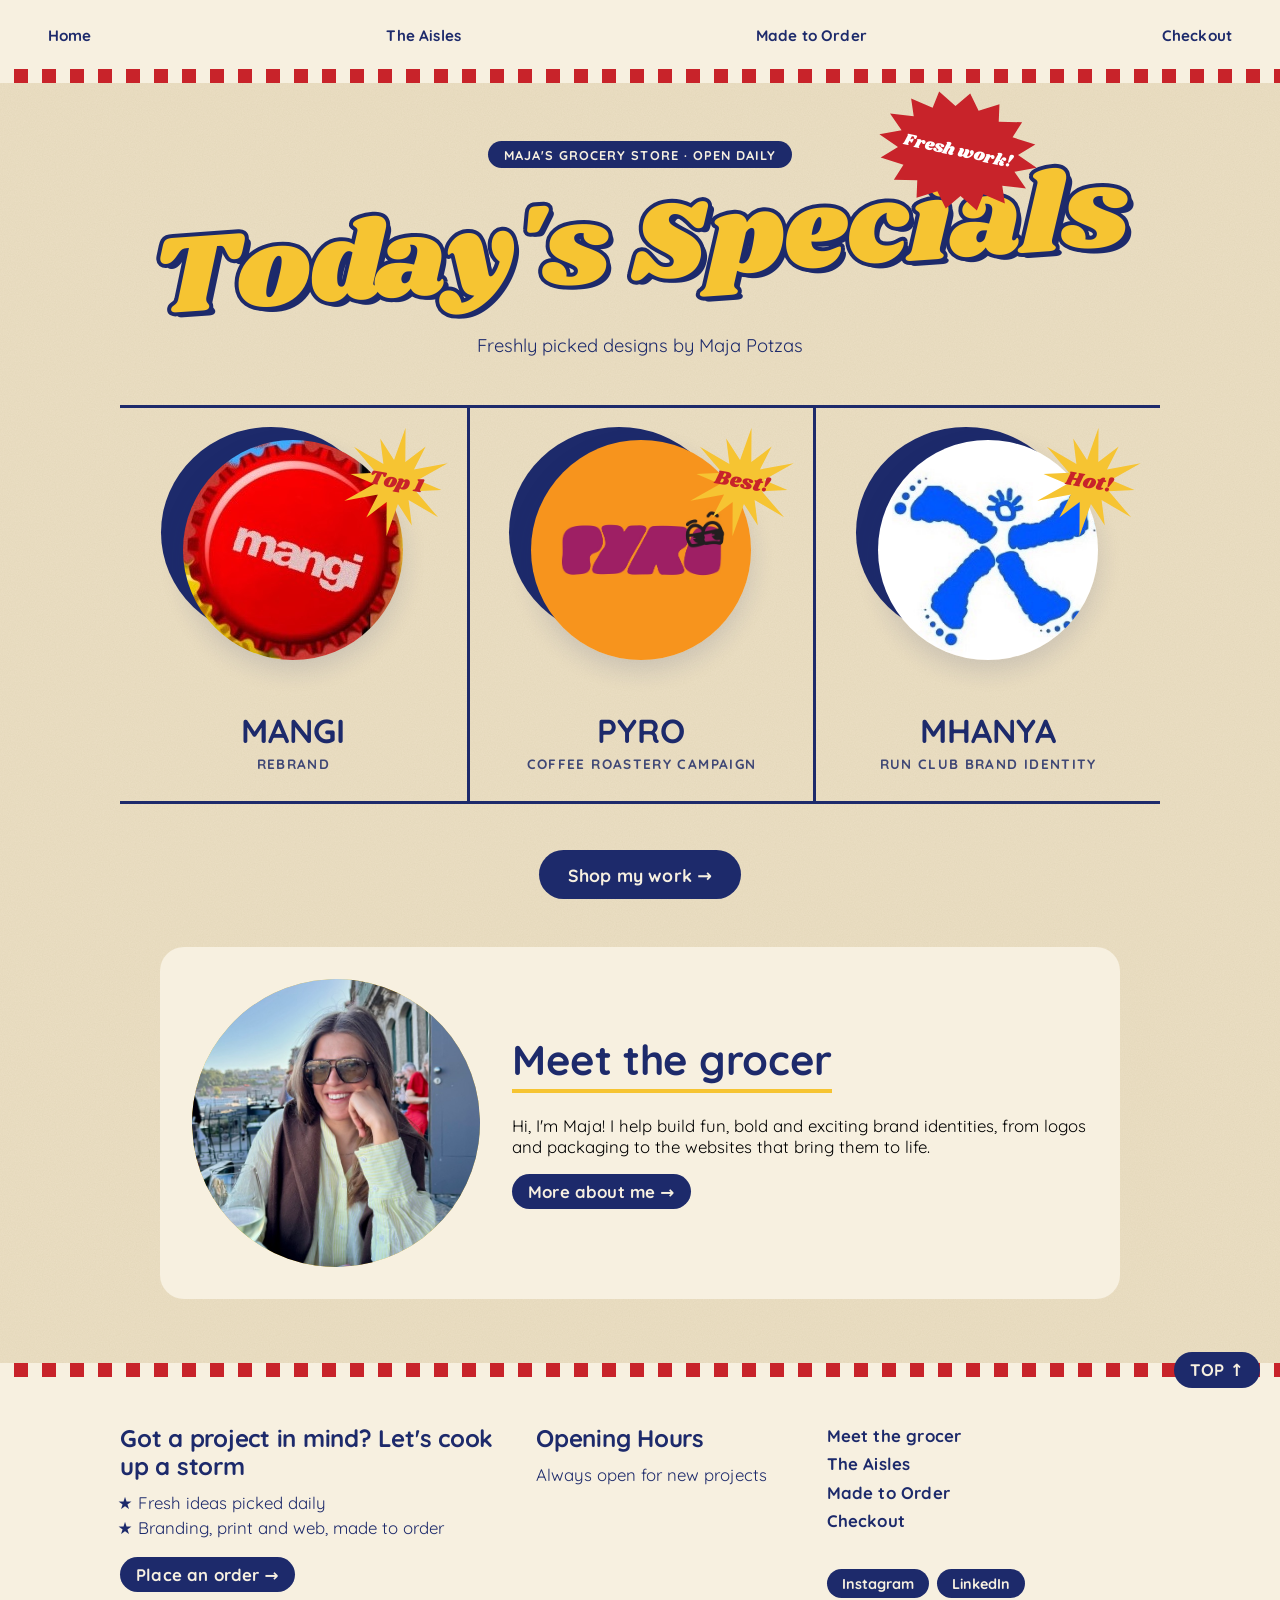
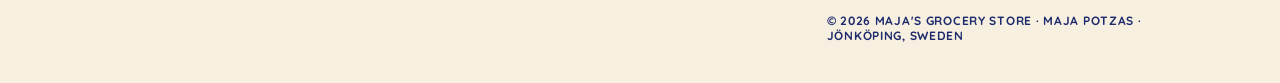
<file: index.html>
<!doctype html>
<html lang="en">
  <head>
    <meta charset="UTF-8" />
    <meta name="viewport" content="width=device-width, initial-scale=1.0" />
    <!-- FIX 10: tab icon + description for Google and shared links -->
    <meta
      name="description"
      content="Maja Potzas, graphic design and content creation portfolio, set up like a grocery store."
    />
    <link rel="icon" href="images/favicon.svg" type="image/svg+xml" />
    <title>Maja's Grocery Store | Maja Potzas</title>
    <!-- FIX 27: Quicksand (subtitles + body) from Google Fonts. Noka Black (headings) comes from Adobe Fonts -->
    <link
      href="https://fonts.googleapis.com/css2?family=Quicksand:wght@400;700&family=Shrikhand&display=swap"
      rel="stylesheet"
    />
    <link rel="stylesheet" href="css/style.css" />
    <link rel="stylesheet" href="css/main-styling.css" />
    <link rel="stylesheet" href="css/products-style.css" />
    <link rel="stylesheet" href="css/portfolio.css" />
    <!-- FIX 27: yellow + off-white shopfront look, no black borders -->
    <link rel="stylesheet" href="css/shopfront.css" />
    <!-- FIX 29: retro promo-poster look (to go back to the shelves, link css/shelves.css here instead) -->
    <link rel="stylesheet" href="css/poster.css" />
    <!-- FIX 31: specials menu layout on the home page -->
    <link rel="stylesheet" href="css/specials-menu.css" />
    <!-- FIX 32: one consistent system (fonts, titles, spacing) - loads last -->
    <link rel="stylesheet" href="css/consistency.css" />
    <!-- FIX 33: polish - home menu, package-style aisle cards, receipt, footer -->
    <link rel="stylesheet" href="css/polish.css" />
    <!-- FIX 34: hamburger menu, tidier specials, case study galleries -->
    <link rel="stylesheet" href="css/refinements.css" />
    <!-- FIX 35: Quicksand headings, label above titles, tighter specials, phone menu bar -->
    <link rel="stylesheet" href="css/final-touches.css" />
    <!-- FIX 36: staggered specials, Mhanya 2-up, Mangi website GIF -->
    <link rel="stylesheet" href="css/hand-in.css" />
    <!-- FIX 38: Today's Specials as a checkered grid -->
    <link rel="stylesheet" href="css/specials-grid.css" />
    <!-- FIX 39+: last-call fixes for the hand-in (Pyro video, specials lines, lightbox, aisles) -->
    <link rel="stylesheet" href="css/last-call.css" />
  </head>

  <body>
    <header>
      <nav>
        <!-- FIX 34: menu button for small phones (see js/nav.js) -->
        <button
          class="menu-toggle"
          type="button"
          aria-expanded="false"
          aria-controls="site-menu"
        >
          <span class="menu-toggle-bars" aria-hidden="true"></span>
          <span class="menu-toggle-label">Menu</span>
        </button>
        <ul id="site-menu">
          <!-- FIX 27: grocery shop names for the pages -->
          <li><a href="index.html">Home</a></li>
          <li><a href="products.html">The Aisles</a></li>
          <li><a href="services.html">Made to Order</a></li>
          <li><a href="contact.html">Checkout</a></li>
        </ul>
      </nav>
    </header>

    <main>
      <!-- FIX 27: the home page opens straight onto Today's Specials (no photo) -->
      <section class="todays-specials specials-wall">
        <p class="shop-sign">Maja's Grocery Store · open daily</p>
        <h1 class="specials-heading">Today's Specials</h1>
        <!-- FIX 62: shorter intro; the specials below show what kind of work it is -->
        <p class="specials-intro">Freshly picked designs by Maja Potzas</p>

        <!-- FIX 31: specials laid out like a café specials menu -->
        <ol class="specials-menu">
          <li>
            <a href="mangi.html" class="special-row">
              <!-- FIX 51: the Mangi wordmark in the circle instead of the website photo -->
              <!-- FIX 69: just the logos: Mangi bottle cap, Mhanya man -->
              <span class="special-photo"
                ><img
                  src="images/projects/mangi/logo-cap.jpg"
                  alt="Mangi bottle cap logo"
              /></span>
              <span class="special-text">
                <span class="special-name">Mangi</span>
                <span class="special-line">Rebrand</span>
              </span>
              <span class="special-burst"><small>Today's</small> Top 1</span>
            </a>
          </li>
          <!-- FIX 45: Pyro on the front instead of The Dancing Pot -->
          <li>
            <a href="pyro.html" class="special-row">
              <span class="special-photo"
                ><img
                  src="images/projects/pyro/case-study/01.jpg"
                  alt="Pyro logo"
              /></span>
              <span class="special-text">
                <span class="special-name">Pyro</span>
                <span class="special-line">Coffee roastery campaign</span>
              </span>
              <span class="special-burst"><small>Today's</small> Best!</span>
            </a>
          </li>
          <li>
            <a href="mhanya.html" class="special-row">
              <span class="special-photo"
                ><img
                  src="images/projects/mhanya/logo-man.jpg"
                  alt="Mhanya man mascot"
              /></span>
              <span class="special-text">
                <span class="special-name">Mhanya</span>
                <!-- FIX 45: says what Mhanya is -->
                <span class="special-line">Run club brand identity</span>
              </span>
              <span class="special-burst"><small>Today's</small> Hot!</span>
            </a>
          </li>
        </ol>

        <a href="products.html" class="hero-button shop-btn">Shop my work →</a>
      </section>

      <section class="meet-the-grocer" id="about">
        <!-- FIX 12: "reveal" makes these slide in one after another as you scroll -->
        <div class="grocer-card reveal">
          <!-- FIX 60: Maja's photo in the circle -->
          <img class="grocer-photo grocer-photo--img reveal reveal-pop" src="images/maja.jpg" alt="Maja Potzas smiling at a café table in the sun" />

          <div>
            <h2 class="reveal reveal-delay-1">Meet the grocer</h2>
            <!-- write your about me text here -->
            <p class="reveal reveal-delay-2">
              Hi, I'm Maja! I help build fun, bold and exciting brand
              identities, from logos and packaging to the websites that bring
              them to life.
            </p>
            <!-- FIX 15: link to the full about page -->
            <a href="about.html" class="footer-cta reveal reveal-delay-2"
              >More about me →</a
            >
          </div>
        </div>
      </section>
    </main>

    <footer class="footer">
      <div class="footer-left">
        <div class="footer-content-wrapper">
          <div class="newsletter-group">
            <!-- FIX 63: "cook up a storm" fits the food theme better than "get in the groove" -->
            <h3 class="display-font">
              Got a project in mind? Let's cook up a storm
            </h3>
            <ul class="groovy-list">
              <li>Fresh ideas picked daily</li>
              <!-- FIX 64: matches the services on Made to Order -->
              <li>Branding, print and web, made to order</li>
            </ul>
            <a href="contact.html" class="footer-cta">Place an order →</a>
          </div>

          <div class="hours-group">
            <h4 class="display-font">Opening Hours</h4>
            <p>Always open for new projects</p>
          </div>
        </div>
      </div>

      <div class="footer-right">
        <!-- FIX 7: social icons hidden until they have real links.
             To show them: put your profile links in the href="" below, then delete this comment line and the closing one.
        <p class="display-font">
          You don't look like a follower, but just in case...
        </p>

        <div class="footer-icons">
          <a href=""><img src="images/Instagram-logo.png" alt="Instagram" /></a>
          <a href=""><img src="images/tiktok-logo-png.webp" alt="TikTok" /></a>
        </div>
        -->

        <!-- FIX 15: footer links, including the about page -->
        <ul class="footer-links">
          <li><a href="about.html">Meet the grocer</a></li>
          <li><a href="products.html">The Aisles</a></li>
          <li><a href="services.html">Made to Order</a></li>
          <li><a href="contact.html">Checkout</a></li>
        </ul>

        <!-- FIX 49: social media. Paste your profile link between the "" after href=
             (e.g. href="https://www.instagram.com/yourname/"). A link only shows once it has an address. -->
        <ul class="footer-social">
          <!-- FIX 61: Maja's Instagram and LinkedIn (Facebook stays hidden until it has a link) -->
          <li><a href="https://www.instagram.com/majapotzasstudio/" target="_blank" rel="noopener">Instagram</a></li>
          <li><a href="https://www.linkedin.com/in/majapotzas" target="_blank" rel="noopener">LinkedIn</a></li>
          <li><a href="" target="_blank" rel="noopener">Facebook</a></li>
        </ul>

        <small class="copyright"
          >&copy; 2026 MAJA'S GROCERY STORE · MAJA POTZAS · JÖNKÖPING,
          SWEDEN</small
        >
      </div>

      <a href="#" class="back-to-top">TOP ↑</a>
    </footer>
    <script src="js/reveal.js"></script>
    <script src="js/nav.js"></script>
  </body>
</html>
</file>
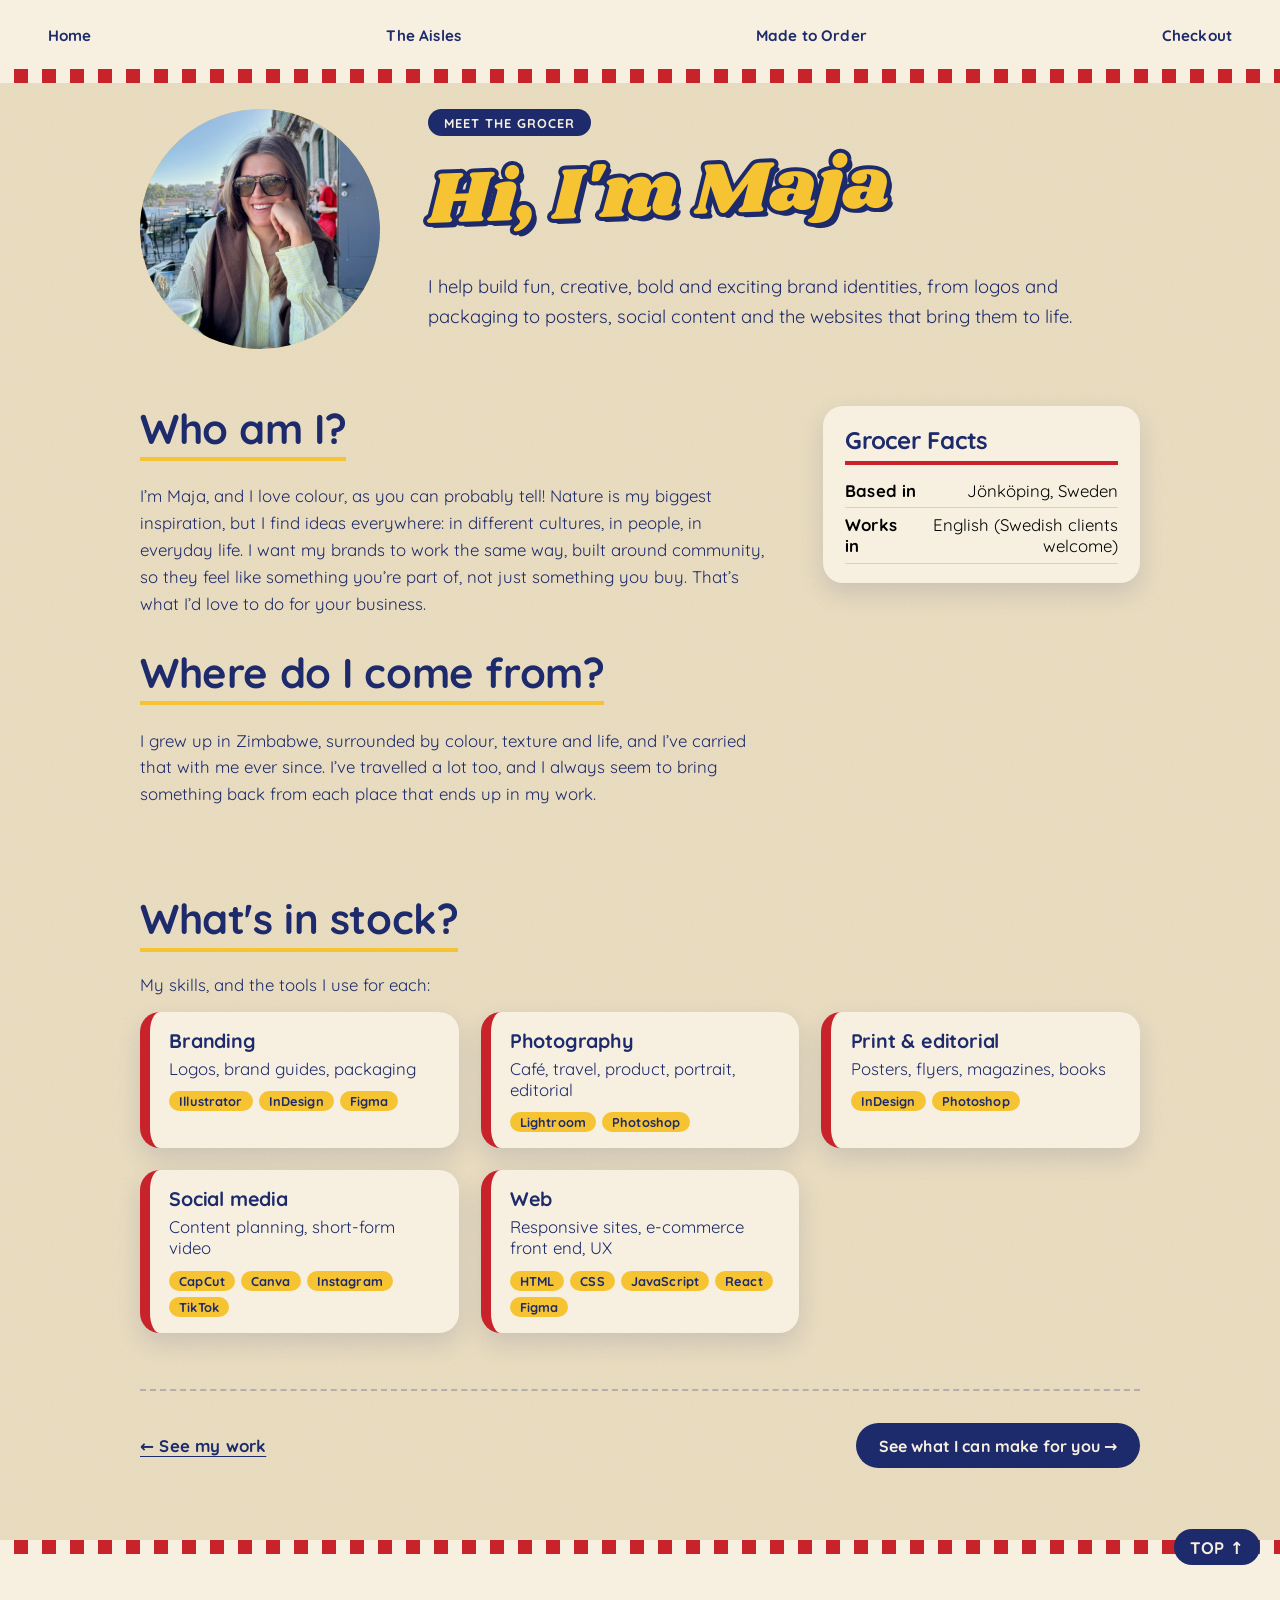
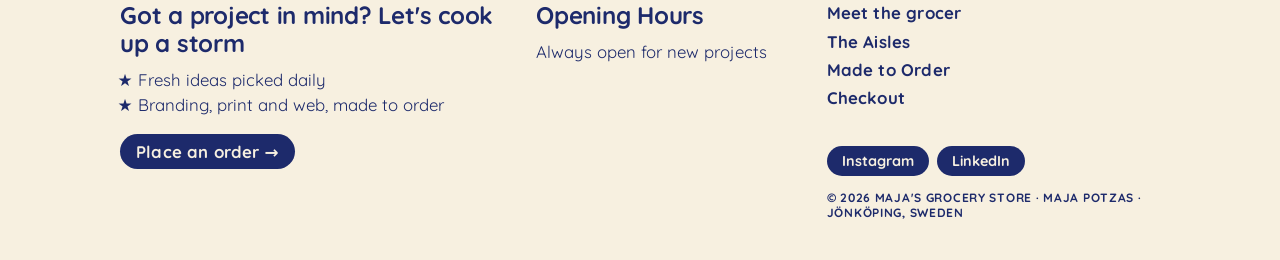
<file: about.html>
<!doctype html>
<html lang="en">
  <head>
    <meta charset="UTF-8" />
    <meta name="viewport" content="width=device-width, initial-scale=1.0" />
    <meta name="description" content="About Maja Potzas, a designer and photographer in Jönköping, Sweden: branding, photography, print and web." />
    <link rel="icon" href="images/favicon.svg" type="image/svg+xml" />
    <title>Meet the Grocer | Maja's Grocery Store</title>
    <!-- FIX 27: Quicksand (subtitles + body) from Google Fonts. Noka Black (headings) comes from Adobe Fonts -->
    <link
      href="https://fonts.googleapis.com/css2?family=Quicksand:wght@400;700&family=Shrikhand&display=swap"
      rel="stylesheet"
    />
    <link rel="stylesheet" href="css/style.css" />
    <link rel="stylesheet" href="css/portfolio.css" />
    <!-- FIX 27: yellow + off-white shopfront look, no black borders -->
    <link rel="stylesheet" href="css/shopfront.css" />
    <!-- FIX 29: retro promo-poster look (to go back to the shelves, link css/shelves.css here instead) -->
    <link rel="stylesheet" href="css/poster.css" />
    <!-- FIX 32: one consistent system (fonts, titles, spacing) - loads last -->
    <link rel="stylesheet" href="css/consistency.css" />
    <!-- FIX 33: polish - home menu, package-style aisle cards, receipt, footer -->
    <link rel="stylesheet" href="css/polish.css" />
    <!-- FIX 34: hamburger menu, tidier specials, case study galleries -->
    <link rel="stylesheet" href="css/refinements.css" />
    <!-- FIX 35: Quicksand headings, label above titles, tighter specials, phone menu bar -->
    <link rel="stylesheet" href="css/final-touches.css" />
    <!-- FIX 36: staggered specials, Mhanya 2-up, Mangi website GIF -->
    <link rel="stylesheet" href="css/hand-in.css" />
    <!-- FIX 38: Today's Specials as a checkered grid -->
    <link rel="stylesheet" href="css/specials-grid.css" />
    <!-- FIX 39+: last-call fixes for the hand-in (Pyro video, specials lines, lightbox, aisles) -->
    <link rel="stylesheet" href="css/last-call.css" />
  </head>
  <body>
    <header>
      <nav>
        <!-- FIX 34: menu button for small phones (see js/nav.js) -->
        <button class="menu-toggle" type="button" aria-expanded="false" aria-controls="site-menu">
          <span class="menu-toggle-bars" aria-hidden="true"></span>
          <span class="menu-toggle-label">Menu</span>
        </button>
        <ul id="site-menu">
          <!-- FIX 27: grocery shop names for the pages -->
          <li><a href="index.html">Home</a></li>
          <li><a href="products.html">The Aisles</a></li>
          <li><a href="services.html">Made to Order</a></li>
          <li><a href="contact.html">Checkout</a></li>
        </ul>
      </nav>
    </header>

    <!-- FIX 19: the about page -->
    <main class="aisle-page about-page">
      <section class="about-intro">
        <!-- FIX 60: Maja's photo in the circle -->
        <img class="grocer-photo grocer-photo--img" src="images/maja.jpg" alt="Maja Potzas smiling at a café table in the sun" />

        <div>
          <p class="aisle-tag">Meet the grocer</p>
          <h1>Hi, I'm Maja</h1>
          <p class="project-desc">
            I help build fun, creative, bold and exciting brand identities, from
            logos and packaging to posters, social content and the websites
            that bring them to life.
          </p>
        </div>
      </section>

      <section class="about-story">
        <div>
          <!-- FIX 68: headings as questions -->
          <h2 class="shelf-title">Who am I?</h2>
          <!-- FIX 65: Maja's own words -->
          <p>
            I’m Maja, and I love colour, as you can probably tell! Nature is my
            biggest inspiration, but I find ideas everywhere: in different
            cultures, in people, in everyday life. I want my brands to work the
            same way, built around community, so they feel like something
            you’re part of, not just something you buy. That’s what I’d love to
            do for your business.
          </p>

          <h2 class="shelf-title">Where do I come from?</h2>
          <!-- FIX 66: Maja's own words -->
          <p>
            I grew up in Zimbabwe, surrounded by colour, texture and life, and
            I’ve carried that with me ever since. I’ve travelled a lot too, and
            I always seem to bring something back from each place that ends up
            in my work.
          </p>
        </div>

        <aside class="nutrition-label">
          <h2>Grocer Facts</h2>
          <dl>
            <div class="fact"><dt>Based in</dt><dd>Jönköping, Sweden</dd></div>
            <div class="fact"><dt>Works in</dt><dd>English (Swedish clients welcome)</dd></div>
            <!-- FIX 67: "Best at" and "Camera" removed -->
          </dl>
        </aside>
      </section>

      <section class="shelf" id="skills">
        <h2 class="shelf-title">What's in stock?</h2>
        <p>My skills, and the tools I use for each:</p>
        <!-- each skill looks like a supermarket shelf label -->
        <ul class="skill-labels">
          <li class="skill-label">
            <h3>Branding</h3>
            <p>Logos, brand guides, packaging</p>
            <ul class="tool-tags">
              <li>Illustrator</li>
              <li>InDesign</li>
              <li>Figma</li>
            </ul>
          </li>
          <li class="skill-label">
            <h3>Photography</h3>
            <p>Café, travel, product, portrait, editorial</p>
            <ul class="tool-tags">
              <!-- FIX 67: camera removed (not Maja's camera) -->
              <li>Lightroom</li>
              <li>Photoshop</li>
            </ul>
          </li>
          <li class="skill-label">
            <h3>Print &amp; editorial</h3>
            <p>Posters, flyers, magazines, books</p>
            <ul class="tool-tags">
              <li>InDesign</li>
              <li>Photoshop</li>
            </ul>
          </li>
          <li class="skill-label">
            <h3>Social media</h3>
            <p>Content planning, short-form video</p>
            <ul class="tool-tags">
              <li>CapCut</li>
              <li>Canva</li>
              <li>Instagram</li>
              <li>TikTok</li>
            </ul>
          </li>
          <!-- FIX 67: Motion removed -->
          <li class="skill-label">
            <h3>Web</h3>
            <p>Responsive sites, e-commerce front end, UX</p>
            <ul class="tool-tags">
              <li>HTML</li>
              <li>CSS</li>
              <li>JavaScript</li>
              <li>React</li>
              <li>Figma</li>
            </ul>
          </li>
        </ul>
      </section>

      <nav class="next-item" aria-label="Where next">
        <a href="products.html" class="back-link">← See my work</a>
        <a href="services.html" class="next-link">See what I can make for you →</a>
      </nav>
    </main>

    <footer class="footer">
      <div class="footer-left">
        <div class="footer-content-wrapper">
          <div class="newsletter-group">
            <!-- FIX 63: "cook up a storm" fits the food theme better than "get in the groove" -->
            <h3 class="display-font">Got a project in mind? Let's cook up a storm</h3>
            <ul class="groovy-list">
              <li>Fresh ideas picked daily</li>
              <!-- FIX 64: matches the services on Made to Order -->
              <li>Branding, print and web, made to order</li>
            </ul>
            <a href="contact.html" class="footer-cta">Place an order →</a>
          </div>

          <div class="hours-group">
            <h4 class="display-font">Opening Hours</h4>
            <p>Always open for new projects</p>
          </div>
        </div>
      </div>

      <div class="footer-right">
        <!-- FIX 7: social icons hidden until they have real links.
             To show them: put your profile links in the href="" below, then delete this comment line and the closing one.
        <p class="display-font">
          You don't look like a follower, but just in case...
        </p>

        <div class="footer-icons">
          <a href=""><img src="images/Instagram-logo.png" alt="Instagram" /></a>
          <a href=""><img src="images/tiktok-logo-png.webp" alt="TikTok" /></a>
        </div>
        -->

        <!-- FIX 15: footer links, including the about page -->
        <ul class="footer-links">
          <li><a href="about.html">Meet the grocer</a></li>
          <li><a href="products.html">The Aisles</a></li>
          <li><a href="services.html">Made to Order</a></li>
          <li><a href="contact.html">Checkout</a></li>
        </ul>

        <!-- FIX 49: social media. Paste your profile link between the "" after href=
             (e.g. href="https://www.instagram.com/yourname/"). A link only shows once it has an address. -->
        <ul class="footer-social">
          <!-- FIX 61: Maja's Instagram and LinkedIn (Facebook stays hidden until it has a link) -->
          <li><a href="https://www.instagram.com/majapotzasstudio/" target="_blank" rel="noopener">Instagram</a></li>
          <li><a href="https://www.linkedin.com/in/majapotzas" target="_blank" rel="noopener">LinkedIn</a></li>
          <li><a href="" target="_blank" rel="noopener">Facebook</a></li>
        </ul>

        <small class="copyright">&copy; 2026 MAJA'S GROCERY STORE · MAJA POTZAS · JÖNKÖPING, SWEDEN</small>
      </div>

      <a href="#" class="back-to-top">TOP ↑</a>
    </footer>

    <script src="js/nav.js"></script>
  </body>
</html>
</file>
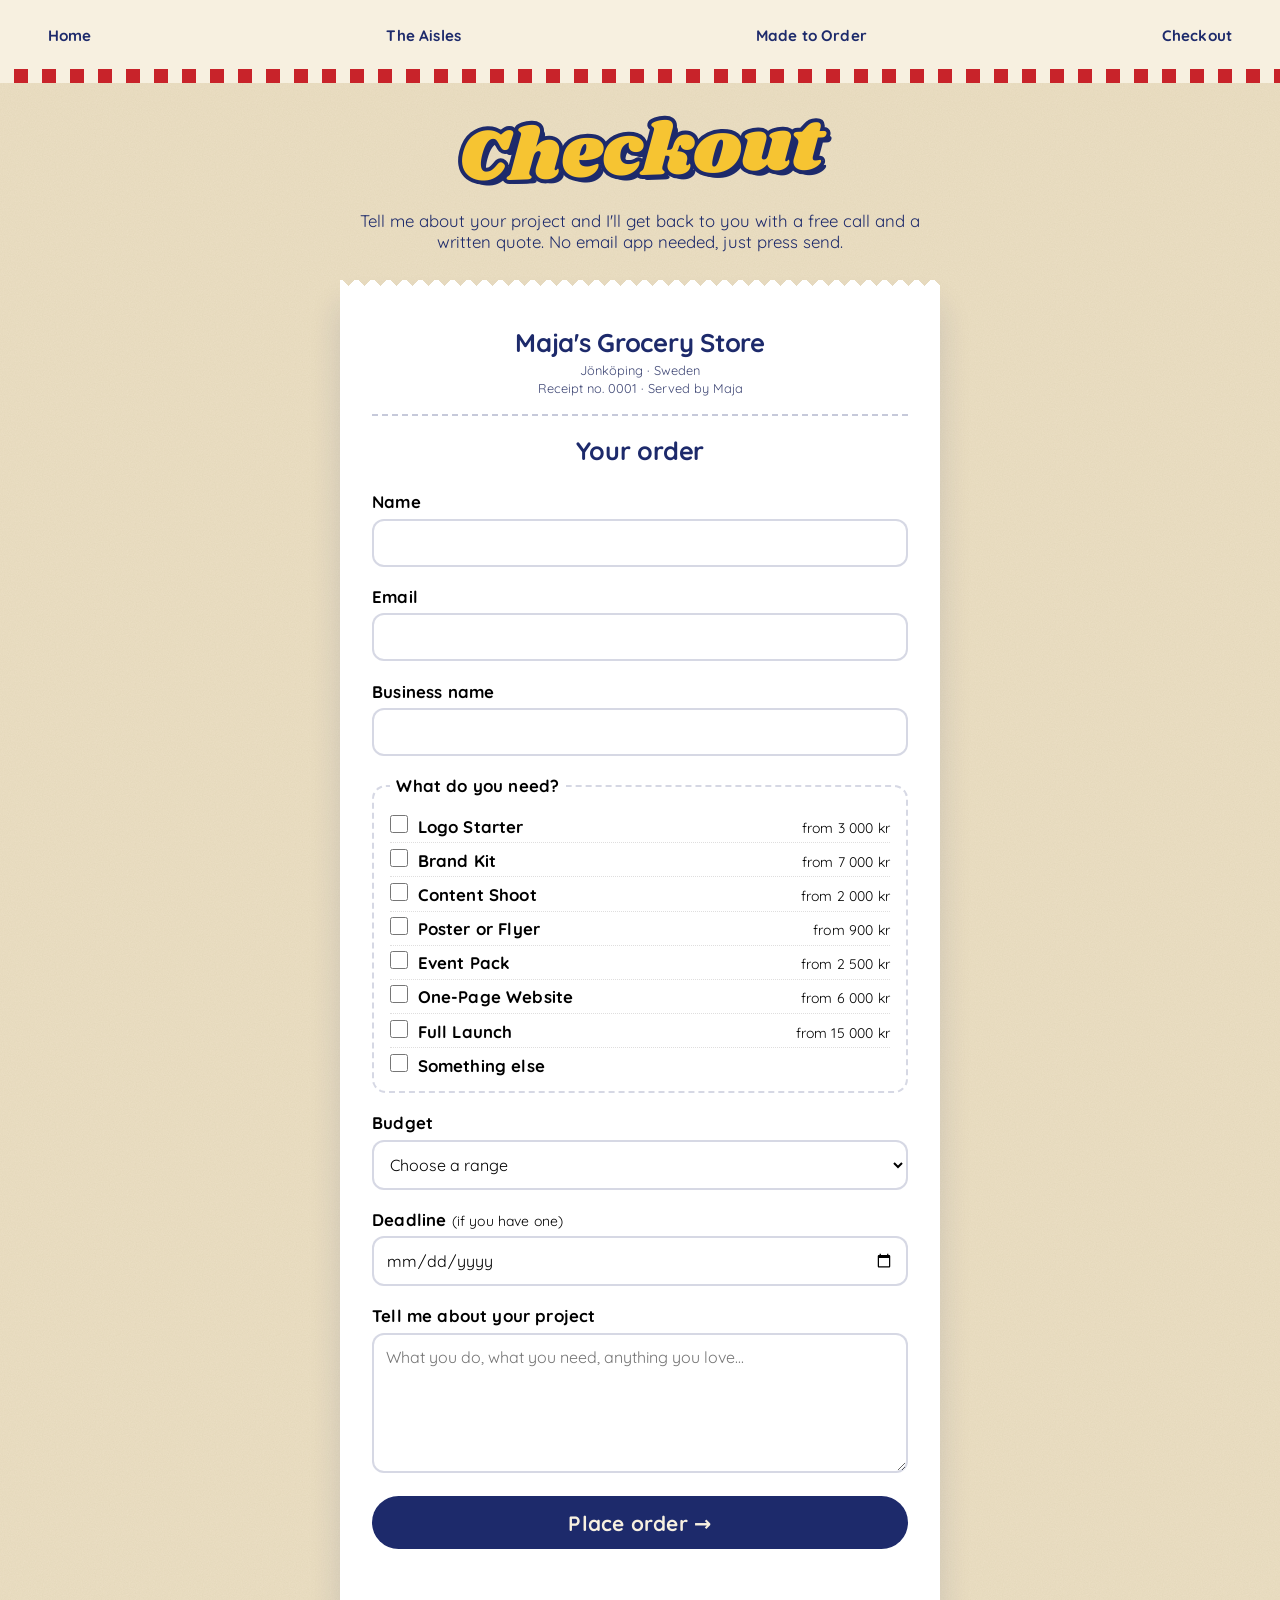
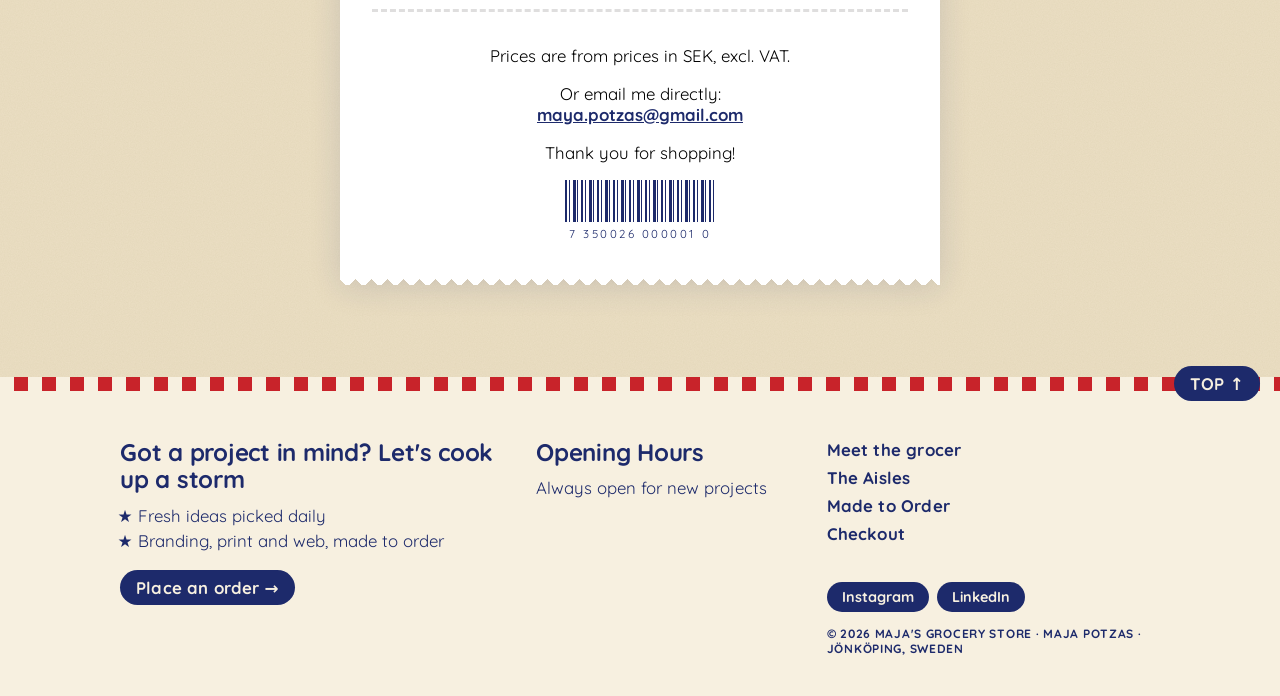
<file: contact.html>
<!doctype html>
<html lang="en">
  <head>
    <meta charset="UTF-8" />
    <meta name="viewport" content="width=device-width, initial-scale=1.0" />
    <!-- FIX 10: tab icon + description for Google and shared links -->
    <meta name="description" content="Get in touch with Maja Potzas about a design project." />
    <link rel="icon" href="images/favicon.svg" type="image/svg+xml" />
    <title>Checkout | Maja's Grocery Store</title>
    <!-- FIX 27: Quicksand (subtitles + body) from Google Fonts. Noka Black (headings) comes from Adobe Fonts -->
    <link
      href="https://fonts.googleapis.com/css2?family=Quicksand:wght@400;700&family=Shrikhand&display=swap"
      rel="stylesheet"
    />
    <link rel="stylesheet" href="css/style.css" />
    <link rel="stylesheet" href="css/portfolio.css" />
    <!-- FIX 27: yellow + off-white shopfront look, no black borders -->
    <link rel="stylesheet" href="css/shopfront.css" />
    <!-- FIX 29: retro promo-poster look (to go back to the shelves, link css/shelves.css here instead) -->
    <link rel="stylesheet" href="css/poster.css" />
    <!-- FIX 32: one consistent system (fonts, titles, spacing) - loads last -->
    <link rel="stylesheet" href="css/consistency.css" />
    <!-- FIX 33: polish - home menu, package-style aisle cards, receipt, footer -->
    <link rel="stylesheet" href="css/polish.css" />
    <!-- FIX 34: hamburger menu, tidier specials, case study galleries -->
    <link rel="stylesheet" href="css/refinements.css" />
    <!-- FIX 35: Quicksand headings, label above titles, tighter specials, phone menu bar -->
    <link rel="stylesheet" href="css/final-touches.css" />
    <!-- FIX 36: staggered specials, Mhanya 2-up, Mangi website GIF -->
    <link rel="stylesheet" href="css/hand-in.css" />
    <!-- FIX 38: Today's Specials as a checkered grid -->
    <link rel="stylesheet" href="css/specials-grid.css" />
    <!-- FIX 39+: last-call fixes for the hand-in (Pyro video, specials lines, lightbox, aisles) -->
    <link rel="stylesheet" href="css/last-call.css" />
  </head>
  <body>
    <header>
      <nav>
        <!-- FIX 34: menu button for small phones (see js/nav.js) -->
        <button class="menu-toggle" type="button" aria-expanded="false" aria-controls="site-menu">
          <span class="menu-toggle-bars" aria-hidden="true"></span>
          <span class="menu-toggle-label">Menu</span>
        </button>
        <ul id="site-menu">
          <!-- FIX 27: grocery shop names for the pages -->
          <li><a href="index.html">Home</a></li>
          <li><a href="products.html">The Aisles</a></li>
          <li><a href="services.html">Made to Order</a></li>
          <li><a href="contact.html">Checkout</a></li>
        </ul>
      </nav>
    </header>

    <!-- FIX 20: enquiry form -->
    <main class="checkout-wrapper">
      <h1 class="display-font">Checkout</h1>
      <p>Tell me about your project and I'll get back to you with a free call and a written quote. No email app needed, just press send.</p>

      <!-- HOW SENDING WORKS (see js/contact.js):
           1. Make a free account at formspree.io and create a form.
           2. Replace YOUR_FORM_ID below with the code Formspree gives you (e.g. xyzabcde).
           Until then, pressing send opens the visitor's email app instead, with everything filled in. -->
      <form class="receipt" id="order-form" action="https://formspree.io/f/YOUR_FORM_ID" method="POST">
        <!-- FIX 33: shop details at the top of the receipt -->
        <div class="receipt-shop" aria-hidden="true">
          <p class="receipt-shop-name">Maja's Grocery Store</p>
          <p>Jönköping · Sweden</p>
          <p>Receipt no. 0001 · Served by Maja</p>
        </div>

        <div class="receipt-header">
          <h2 class="display-font">Your order</h2>
        </div>

        <label for="name">Name</label>
        <input type="text" id="name" name="name" autocomplete="name" required />

        <label for="email">Email</label>
        <input type="email" id="email" name="email" autocomplete="email" required />

        <label for="business">Business name</label>
        <input type="text" id="business" name="business" autocomplete="organization" />

        <fieldset class="check-list">
          <legend>What do you need?</legend>
          <label class="check-item"><input type="checkbox" name="package" value="Logo Starter" data-slug="logo-starter" /> <span>Logo Starter</span> <small>from 3 000 kr</small></label>
          <label class="check-item"><input type="checkbox" name="package" value="Brand Kit" data-slug="brand-kit" /> <span>Brand Kit</span> <small>from 7 000 kr</small></label>
          <label class="check-item"><input type="checkbox" name="package" value="Content Shoot" data-slug="content-shoot" /> <span>Content Shoot</span> <small>from 2 000 kr</small></label>
          <label class="check-item"><input type="checkbox" name="package" value="Poster or Flyer" data-slug="poster-flyer" /> <span>Poster or Flyer</span> <small>from 900 kr</small></label>
          <label class="check-item"><input type="checkbox" name="package" value="Event Pack" data-slug="event-pack" /> <span>Event Pack</span> <small>from 2 500 kr</small></label>
          <label class="check-item"><input type="checkbox" name="package" value="One-Page Website" data-slug="one-page-website" /> <span>One-Page Website</span> <small>from 6 000 kr</small></label>
          <label class="check-item"><input type="checkbox" name="package" value="Full Launch" data-slug="full-launch" /> <span>Full Launch</span> <small>from 15 000 kr</small></label>
          <label class="check-item"><input type="checkbox" name="package" value="Something else" data-slug="other" /> <span>Something else</span></label>
        </fieldset>

        <label for="budget">Budget</label>
        <select id="budget" name="budget">
          <option value="">Choose a range</option>
          <option>Under 3 000 kr</option>
          <option>3 000 – 7 000 kr</option>
          <option>7 000 – 15 000 kr</option>
          <option>15 000 kr +</option>
          <option>Not sure yet</option>
        </select>

        <label for="deadline">Deadline <small>(if you have one)</small></label>
        <input type="date" id="deadline" name="deadline" />

        <label for="message">Tell me about your project</label>
        <textarea id="message" name="message" placeholder="What you do, what you need, anything you love..." required></textarea>

        <!-- hidden spam trap: real people never fill this in -->
        <input type="text" name="_gotcha" class="spam-trap" tabindex="-1" autocomplete="off" aria-hidden="true" />

        <button type="submit" class="order-btn">Place order →</button>
        <p class="form-status" role="status"></p>

        <div class="receipt-footer">
          <p>Prices are from prices in SEK, excl. VAT.</p>
          <p>Or email me directly:<br /><a href="mailto:maya.potzas@gmail.com">maya.potzas@gmail.com</a></p>
          <!-- add "Registered for F-skatt" here once you have registered -->
          <p>Thank you for shopping!</p>
          <div class="facts-barcode receipt-barcode" aria-hidden="true">
            <span class="bars"></span>
            <span class="barcode-number">7 350026 000001 0</span>
          </div>
        </div>
      </form>
    </main>

    <footer class="footer">
      <div class="footer-left">
        <div class="footer-content-wrapper">
          <div class="newsletter-group">
            <!-- FIX 63: "cook up a storm" fits the food theme better than "get in the groove" -->
            <h3 class="display-font">Got a project in mind? Let's cook up a storm</h3>
            <ul class="groovy-list">
              <li>Fresh ideas picked daily</li>
              <!-- FIX 64: matches the services on Made to Order -->
              <li>Branding, print and web, made to order</li>
            </ul>
            <a href="contact.html" class="footer-cta">Place an order →</a>
          </div>

          <div class="hours-group">
            <h4 class="display-font">Opening Hours</h4>
            <p>Always open for new projects</p>
          </div>
        </div>
      </div>

      <div class="footer-right">
        <!-- FIX 7: social icons hidden until they have real links.
             To show them: put your profile links in the href="" below, then delete this comment line and the closing one.
        <p class="display-font">
          You don't look like a follower, but just in case...
        </p>

        <div class="footer-icons">
          <a href=""><img src="images/Instagram-logo.png" alt="Instagram" /></a>
          <a href=""><img src="images/tiktok-logo-png.webp" alt="TikTok" /></a>
        </div>
        -->

        <!-- FIX 15: footer links, including the about page -->
        <ul class="footer-links">
          <li><a href="about.html">Meet the grocer</a></li>
          <li><a href="products.html">The Aisles</a></li>
          <li><a href="services.html">Made to Order</a></li>
          <li><a href="contact.html">Checkout</a></li>
        </ul>

        <!-- FIX 49: social media. Paste your profile link between the "" after href=
             (e.g. href="https://www.instagram.com/yourname/"). A link only shows once it has an address. -->
        <ul class="footer-social">
          <!-- FIX 61: Maja's Instagram and LinkedIn (Facebook stays hidden until it has a link) -->
          <li><a href="https://www.instagram.com/majapotzasstudio/" target="_blank" rel="noopener">Instagram</a></li>
          <li><a href="https://www.linkedin.com/in/majapotzas" target="_blank" rel="noopener">LinkedIn</a></li>
          <li><a href="" target="_blank" rel="noopener">Facebook</a></li>
        </ul>

        <small class="copyright">&copy; 2026 MAJA'S GROCERY STORE · MAJA POTZAS · JÖNKÖPING, SWEDEN</small>
      </div>

      <a href="#" class="back-to-top">TOP ↑</a>
    </footer>
    <script src="js/contact.js"></script>
    <script src="js/nav.js"></script>
  </body>
</html>
</file>
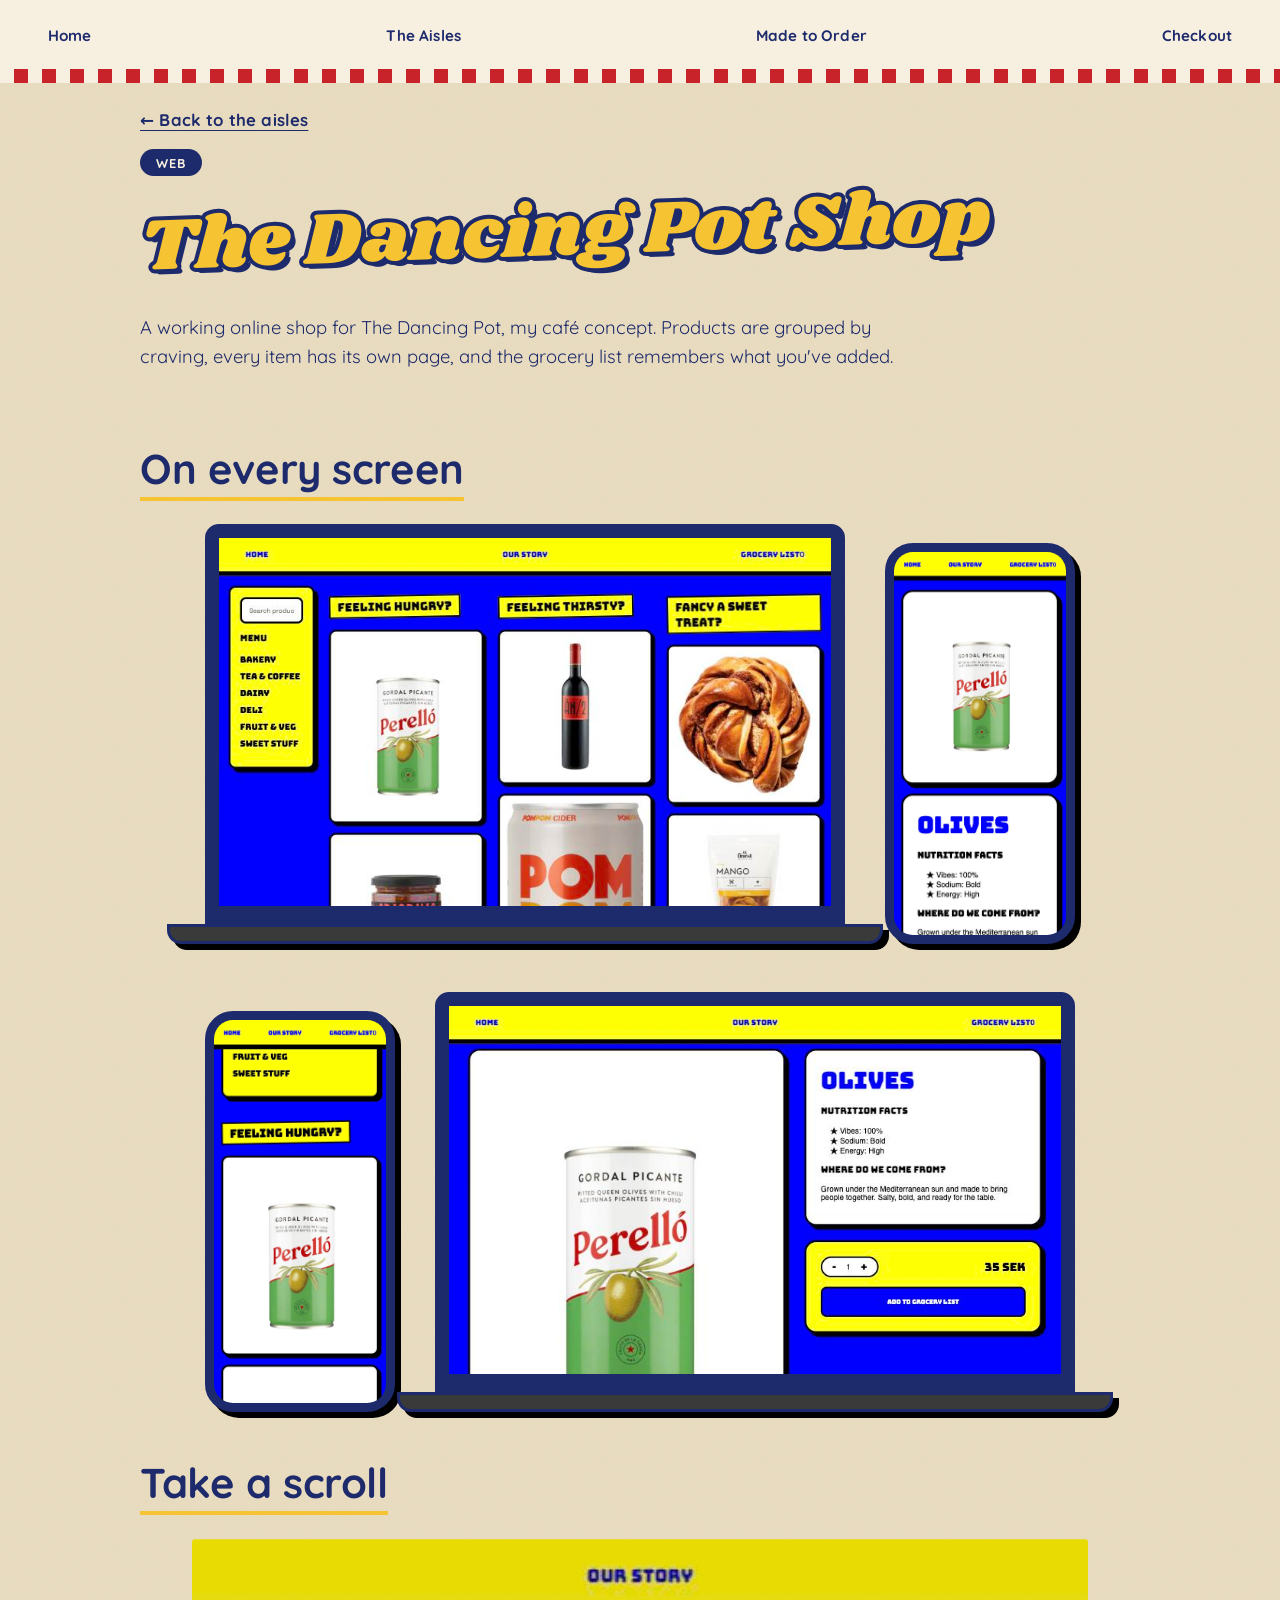
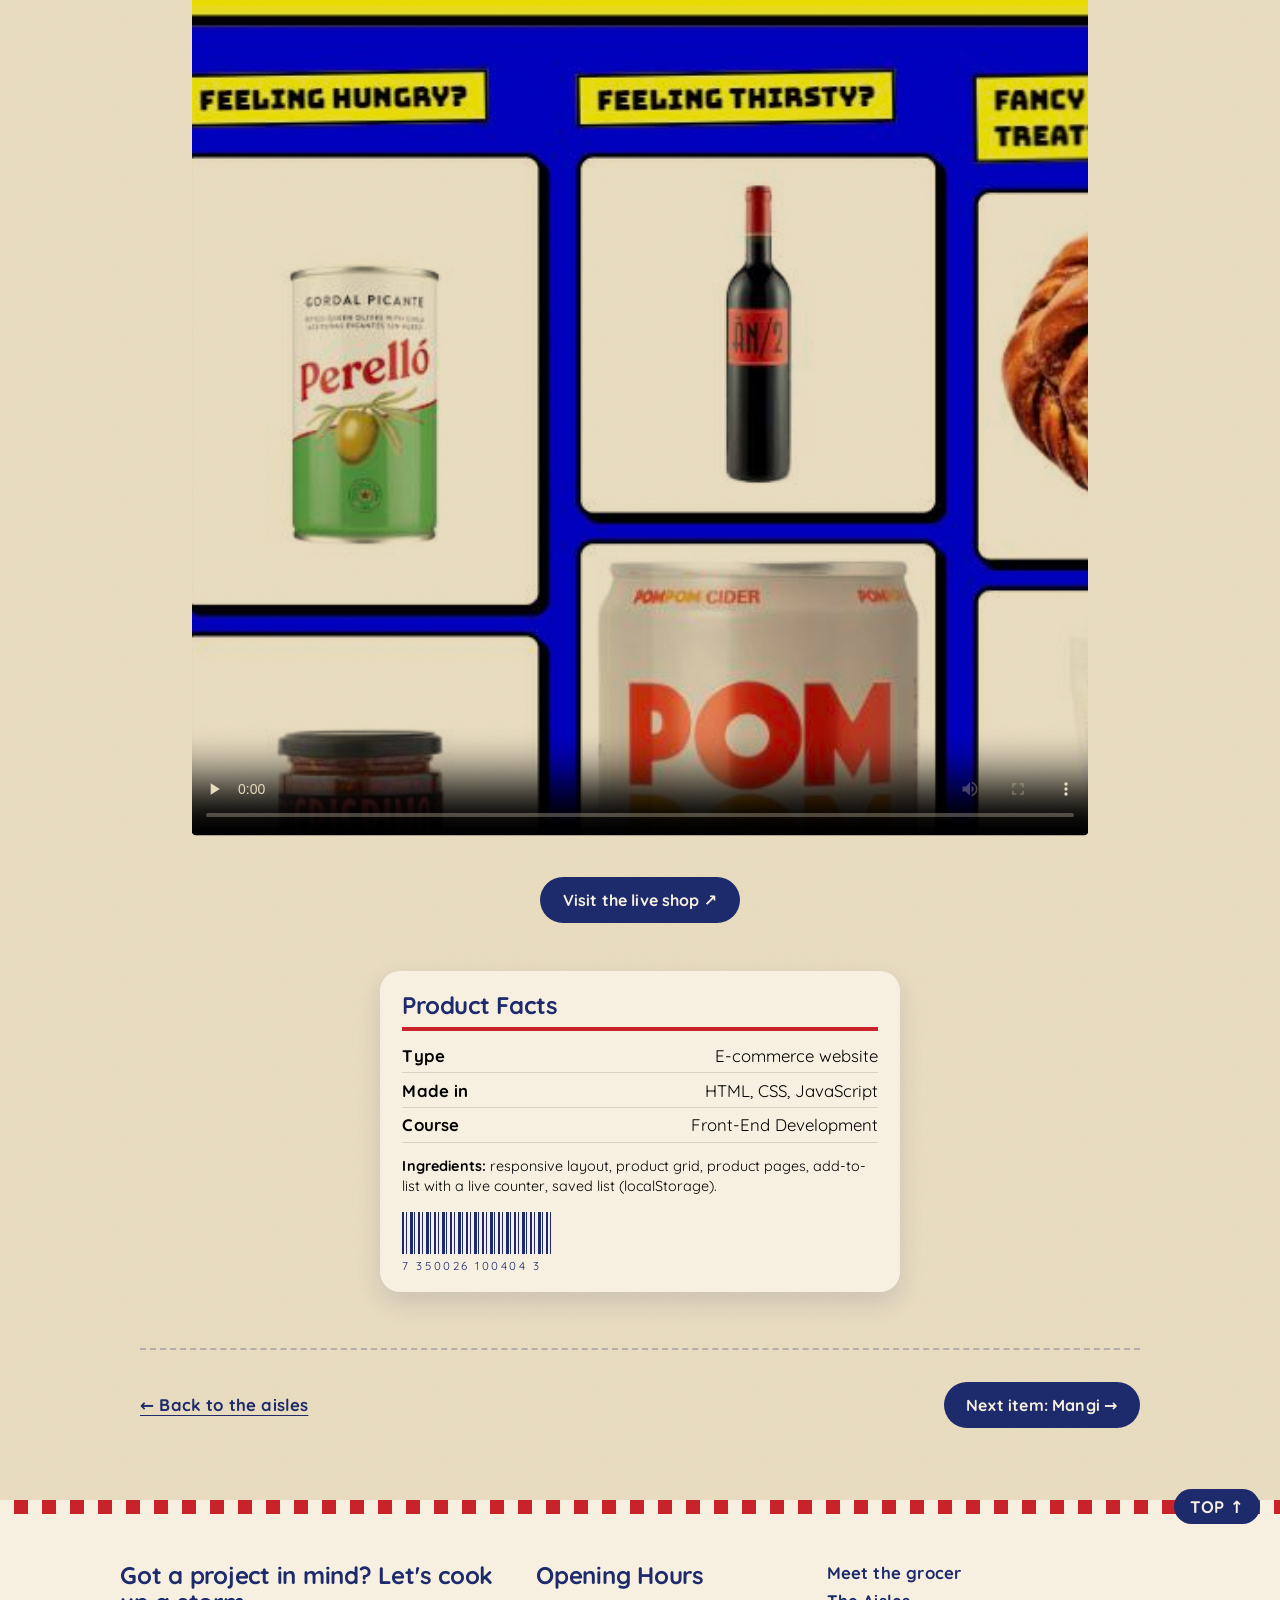
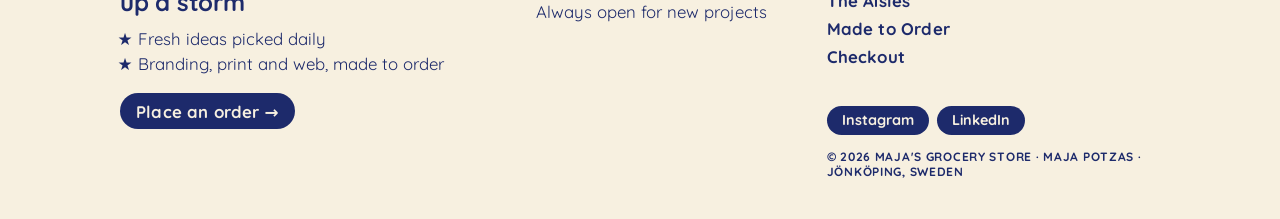
<file: dancing-pot-shop.html>
<!doctype html>
<html lang="en">
  <head>
    <meta charset="UTF-8" />
    <meta name="viewport" content="width=device-width, initial-scale=1.0" />
    <meta name="description" content="The Dancing Pot Shop: an e-commerce website designed and built by Maja Potzas." />
    <link rel="icon" href="images/favicon.svg" type="image/svg+xml" />
    <title>The Dancing Pot Shop | Maja's Grocery Store</title>
    <!-- FIX 27: Quicksand (subtitles + body) from Google Fonts. Noka Black (headings) comes from Adobe Fonts -->
    <link
      href="https://fonts.googleapis.com/css2?family=Quicksand:wght@400;700&family=Shrikhand&display=swap"
      rel="stylesheet"
    />
    <link rel="stylesheet" href="css/style.css" />
    <link rel="stylesheet" href="css/portfolio.css" />
    <!-- FIX 27: yellow + off-white shopfront look, no black borders -->
    <link rel="stylesheet" href="css/shopfront.css" />
    <!-- FIX 29: retro promo-poster look (to go back to the shelves, link css/shelves.css here instead) -->
    <link rel="stylesheet" href="css/poster.css" />
    <!-- FIX 32: one consistent system (fonts, titles, spacing) - loads last -->
    <link rel="stylesheet" href="css/consistency.css" />
    <!-- FIX 33: polish - home menu, package-style aisle cards, receipt, footer -->
    <link rel="stylesheet" href="css/polish.css" />
    <!-- FIX 34: hamburger menu, tidier specials, case study galleries -->
    <link rel="stylesheet" href="css/refinements.css" />
    <!-- FIX 35: Quicksand headings, label above titles, tighter specials, phone menu bar -->
    <link rel="stylesheet" href="css/final-touches.css" />
    <!-- FIX 36: staggered specials, Mhanya 2-up, Mangi website GIF -->
    <link rel="stylesheet" href="css/hand-in.css" />
    <!-- FIX 38: Today's Specials as a checkered grid -->
    <link rel="stylesheet" href="css/specials-grid.css" />
    <!-- FIX 39+: last-call fixes for the hand-in (Pyro video, specials lines, lightbox, aisles) -->
    <link rel="stylesheet" href="css/last-call.css" />
  </head>
  <body>
    <header>
      <nav>
        <!-- FIX 34: menu button for small phones (see js/nav.js) -->
        <button class="menu-toggle" type="button" aria-expanded="false" aria-controls="site-menu">
          <span class="menu-toggle-bars" aria-hidden="true"></span>
          <span class="menu-toggle-label">Menu</span>
        </button>
        <ul id="site-menu">
          <!-- FIX 27: grocery shop names for the pages -->
          <li><a href="index.html">Home</a></li>
          <li><a href="products.html">The Aisles</a></li>
          <li><a href="services.html">Made to Order</a></li>
          <li><a href="contact.html">Checkout</a></li>
        </ul>
      </nav>
    </header>

    <!-- FIX 18: e-commerce case study -->
    <main class="project-page">
      <a href="products.html" class="back-link">← Back to the aisles</a>

      <section class="project-intro">
        <div>
          <p class="aisle-tag">Web</p>
          <h1>The Dancing Pot Shop</h1>
          <!-- rewrite this in your own words -->
          <p class="project-desc">
            A working online shop for The Dancing Pot, my café concept. Products are grouped by craving, every item has its own page, and the grocery list remembers what you've added.
          </p>
        </div>
      </section>

      <section class="case-study">
        <h2 class="shelf-title">On every screen</h2>
        <div class="device-row">
          <figure class="device device--laptop">
            <div class="device-screen"><img loading="lazy" src="images/projects/dancing-pot-shop/desktop-shop.jpg" alt="The shop page on a laptop: products sorted into hungry, thirsty and sweet treat aisles" /></div>
          </figure>
          <figure class="device device--phone">
            <div class="device-screen"><img loading="lazy" src="images/projects/dancing-pot-shop/phone-product.jpg" alt="A product page on a phone" /></div>
          </figure>
        </div>
        <div class="device-row device-row--flip">
          <figure class="device device--phone">
            <div class="device-screen"><img loading="lazy" src="images/projects/dancing-pot-shop/phone-shop.jpg" alt="The shop page on a phone" /></div>
          </figure>
          <figure class="device device--laptop">
            <div class="device-screen"><img loading="lazy" src="images/projects/dancing-pot-shop/desktop-product.jpg" alt="A product page on a laptop with nutrition facts and an add to grocery list button" /></div>
          </figure>
        </div>

        <h2 class="shelf-title">Take a scroll</h2>
        <!-- preload="none" means the 37 MB video only downloads when someone presses play -->
        <video class="case-video" controls preload="none" poster="images/projects/dancing-pot-shop/desktop-shop.jpg">
          <source src="images/projects/dancing-pot-shop/scroll-through.mp4" type="video/mp4" />
        </video>

        <p class="live-link-row">
          <a href="https://majapotzas.github.io/e-commerce-website/" class="next-link" target="_blank" rel="noopener">Visit the live shop ↗</a>
        </p>
      </section>

      <!-- FIX 48: Product Facts moved to the bottom, so the description has the whole width -->
      <aside class="nutrition-label">
        <h2>Product Facts</h2>
        <dl>
          <div class="fact"><dt>Type</dt><dd>E-commerce website</dd></div>
          <div class="fact"><dt>Made in</dt><dd>HTML, CSS, JavaScript</dd></div>
          <div class="fact"><dt>Course</dt><dd>Front-End Development</dd></div>
        </dl>
        <p class="ingredients">
          <strong>Ingredients:</strong> responsive layout, product grid, product pages, add-to-list with a live counter, saved list (localStorage).
        </p>
        <!-- FIX 33: barcode, like the back of a real package -->
        <div class="facts-barcode" aria-hidden="true">
          <span class="bars"></span>
          <span class="barcode-number">7 350026 100404 3</span>
        </div>
      </aside>

      <nav class="next-item" aria-label="More projects">
        <a href="products.html" class="back-link">← Back to the aisles</a>
        <a href="mangi.html" class="next-link">Next item: Mangi →</a>
      </nav>
    </main>

    <footer class="footer">
      <div class="footer-left">
        <div class="footer-content-wrapper">
          <div class="newsletter-group">
            <!-- FIX 63: "cook up a storm" fits the food theme better than "get in the groove" -->
            <h3 class="display-font">Got a project in mind? Let's cook up a storm</h3>
            <ul class="groovy-list">
              <li>Fresh ideas picked daily</li>
              <!-- FIX 64: matches the services on Made to Order -->
              <li>Branding, print and web, made to order</li>
            </ul>
            <a href="contact.html" class="footer-cta">Place an order →</a>
          </div>

          <div class="hours-group">
            <h4 class="display-font">Opening Hours</h4>
            <p>Always open for new projects</p>
          </div>
        </div>
      </div>

      <div class="footer-right">
        <!-- FIX 7: social icons hidden until they have real links.
             To show them: put your profile links in the href="" below, then delete this comment line and the closing one.
        <p class="display-font">
          You don't look like a follower, but just in case...
        </p>

        <div class="footer-icons">
          <a href=""><img src="images/Instagram-logo.png" alt="Instagram" /></a>
          <a href=""><img src="images/tiktok-logo-png.webp" alt="TikTok" /></a>
        </div>
        -->

        <!-- FIX 15: footer links, including the about page -->
        <ul class="footer-links">
          <li><a href="about.html">Meet the grocer</a></li>
          <li><a href="products.html">The Aisles</a></li>
          <li><a href="services.html">Made to Order</a></li>
          <li><a href="contact.html">Checkout</a></li>
        </ul>

        <!-- FIX 49: social media. Paste your profile link between the "" after href=
             (e.g. href="https://www.instagram.com/yourname/"). A link only shows once it has an address. -->
        <ul class="footer-social">
          <!-- FIX 61: Maja's Instagram and LinkedIn (Facebook stays hidden until it has a link) -->
          <li><a href="https://www.instagram.com/majapotzasstudio/" target="_blank" rel="noopener">Instagram</a></li>
          <li><a href="https://www.linkedin.com/in/majapotzas" target="_blank" rel="noopener">LinkedIn</a></li>
          <li><a href="" target="_blank" rel="noopener">Facebook</a></li>
        </ul>

        <small class="copyright">&copy; 2026 MAJA'S GROCERY STORE · MAJA POTZAS · JÖNKÖPING, SWEDEN</small>
      </div>

      <a href="#" class="back-to-top">TOP ↑</a>
    </footer>

    <script src="js/nav.js"></script>
  </body>
</html>
</file>
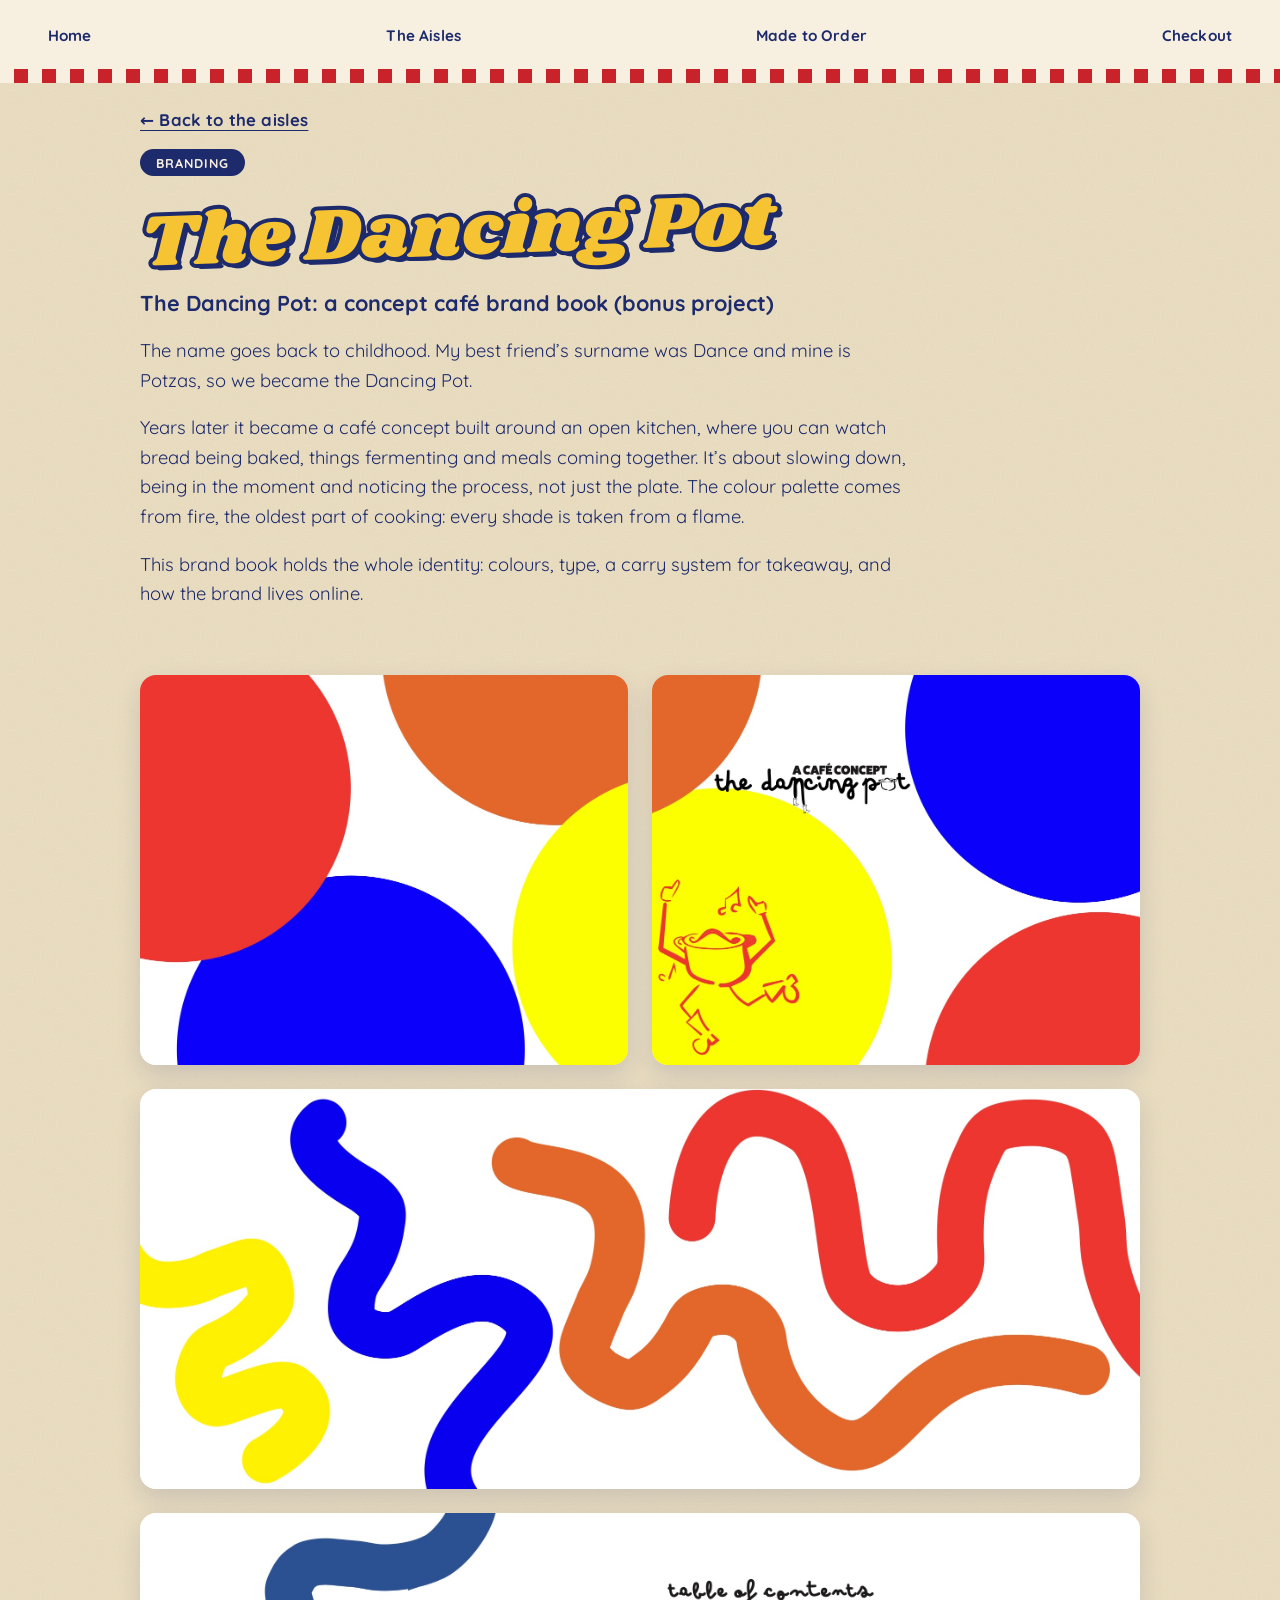
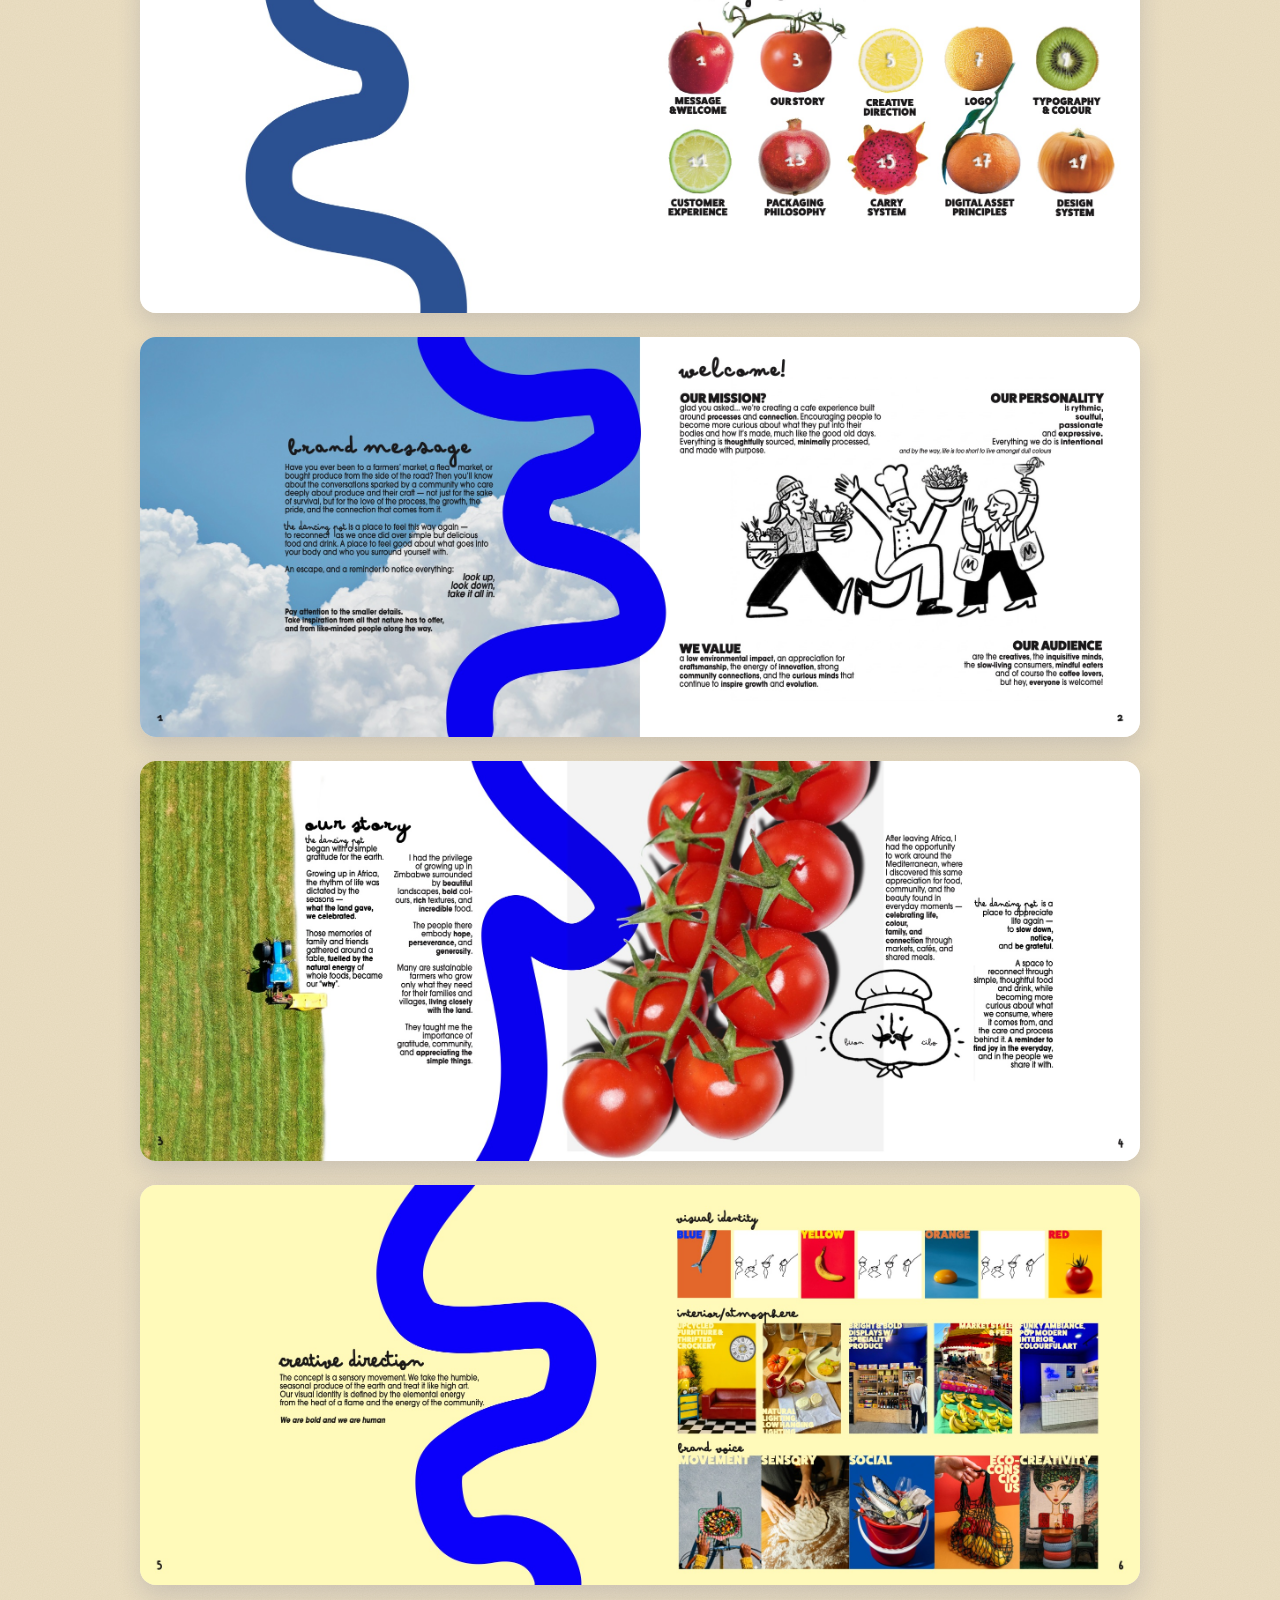
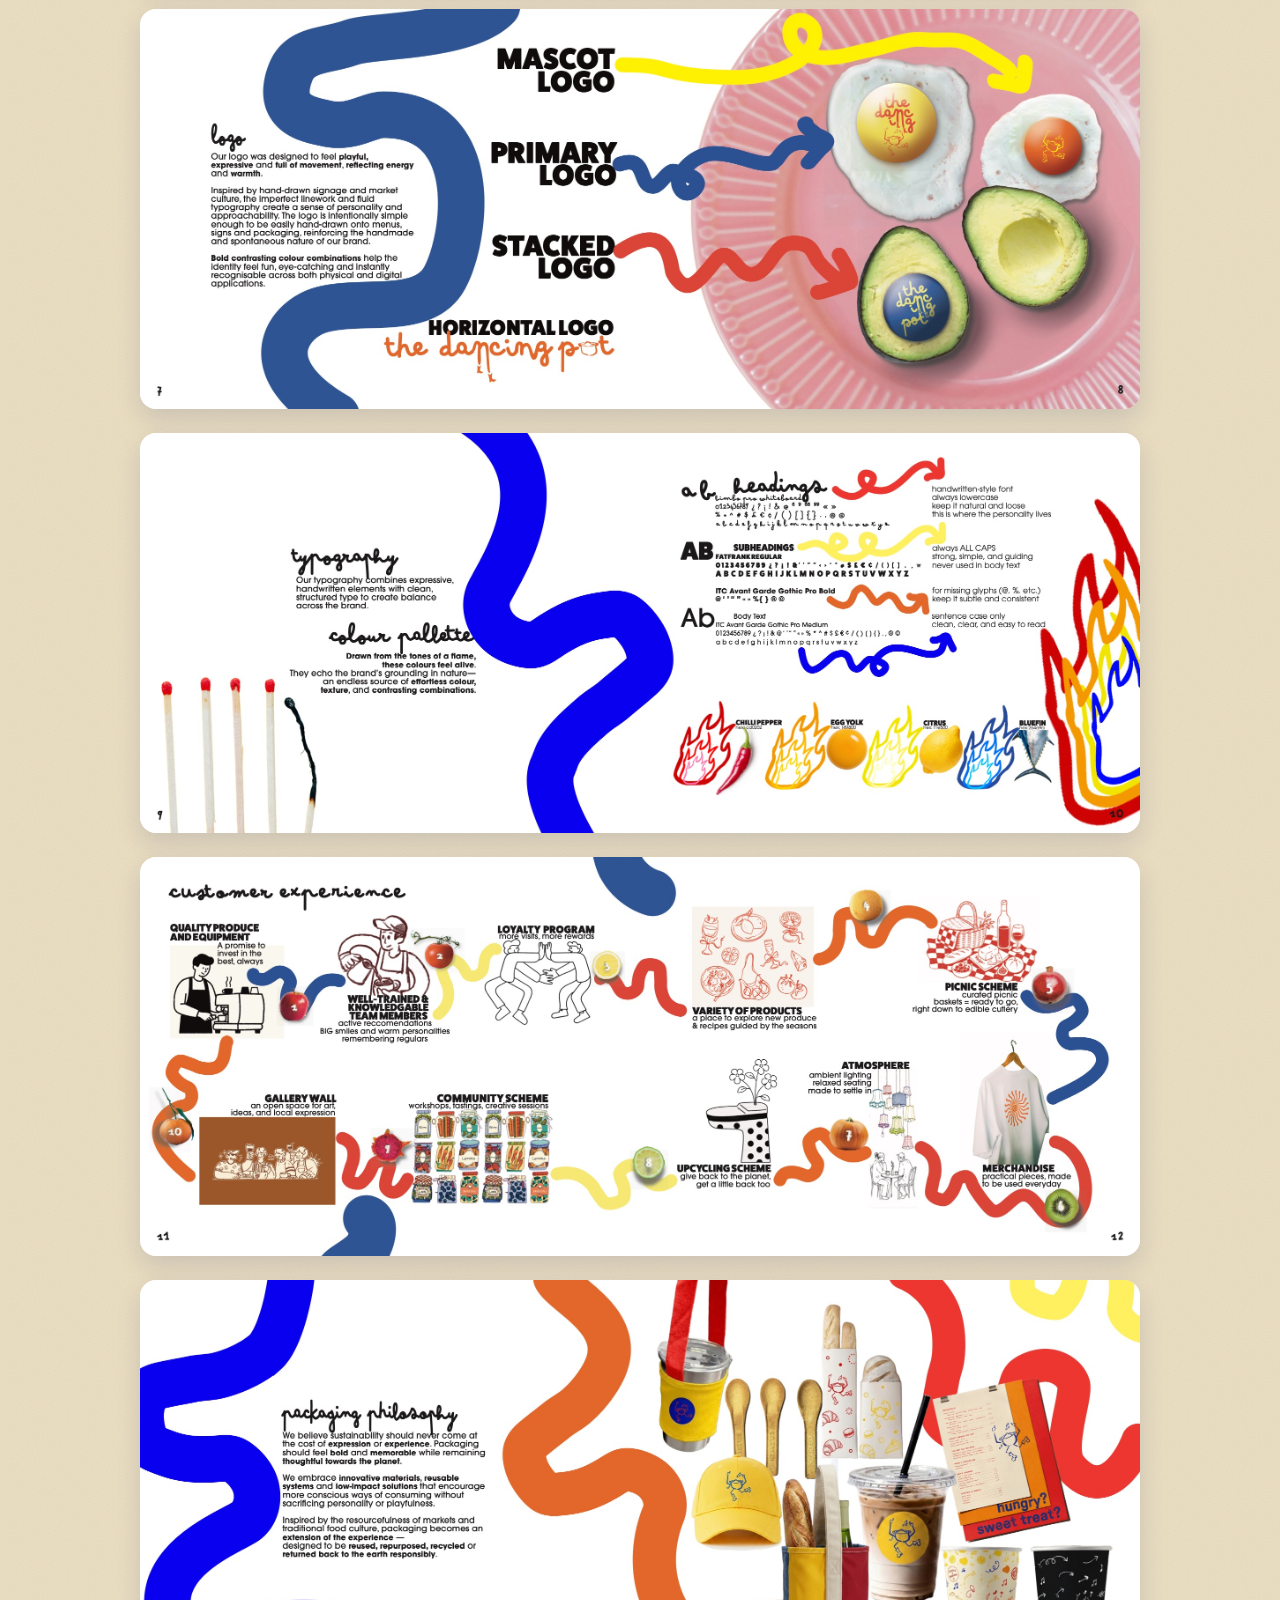
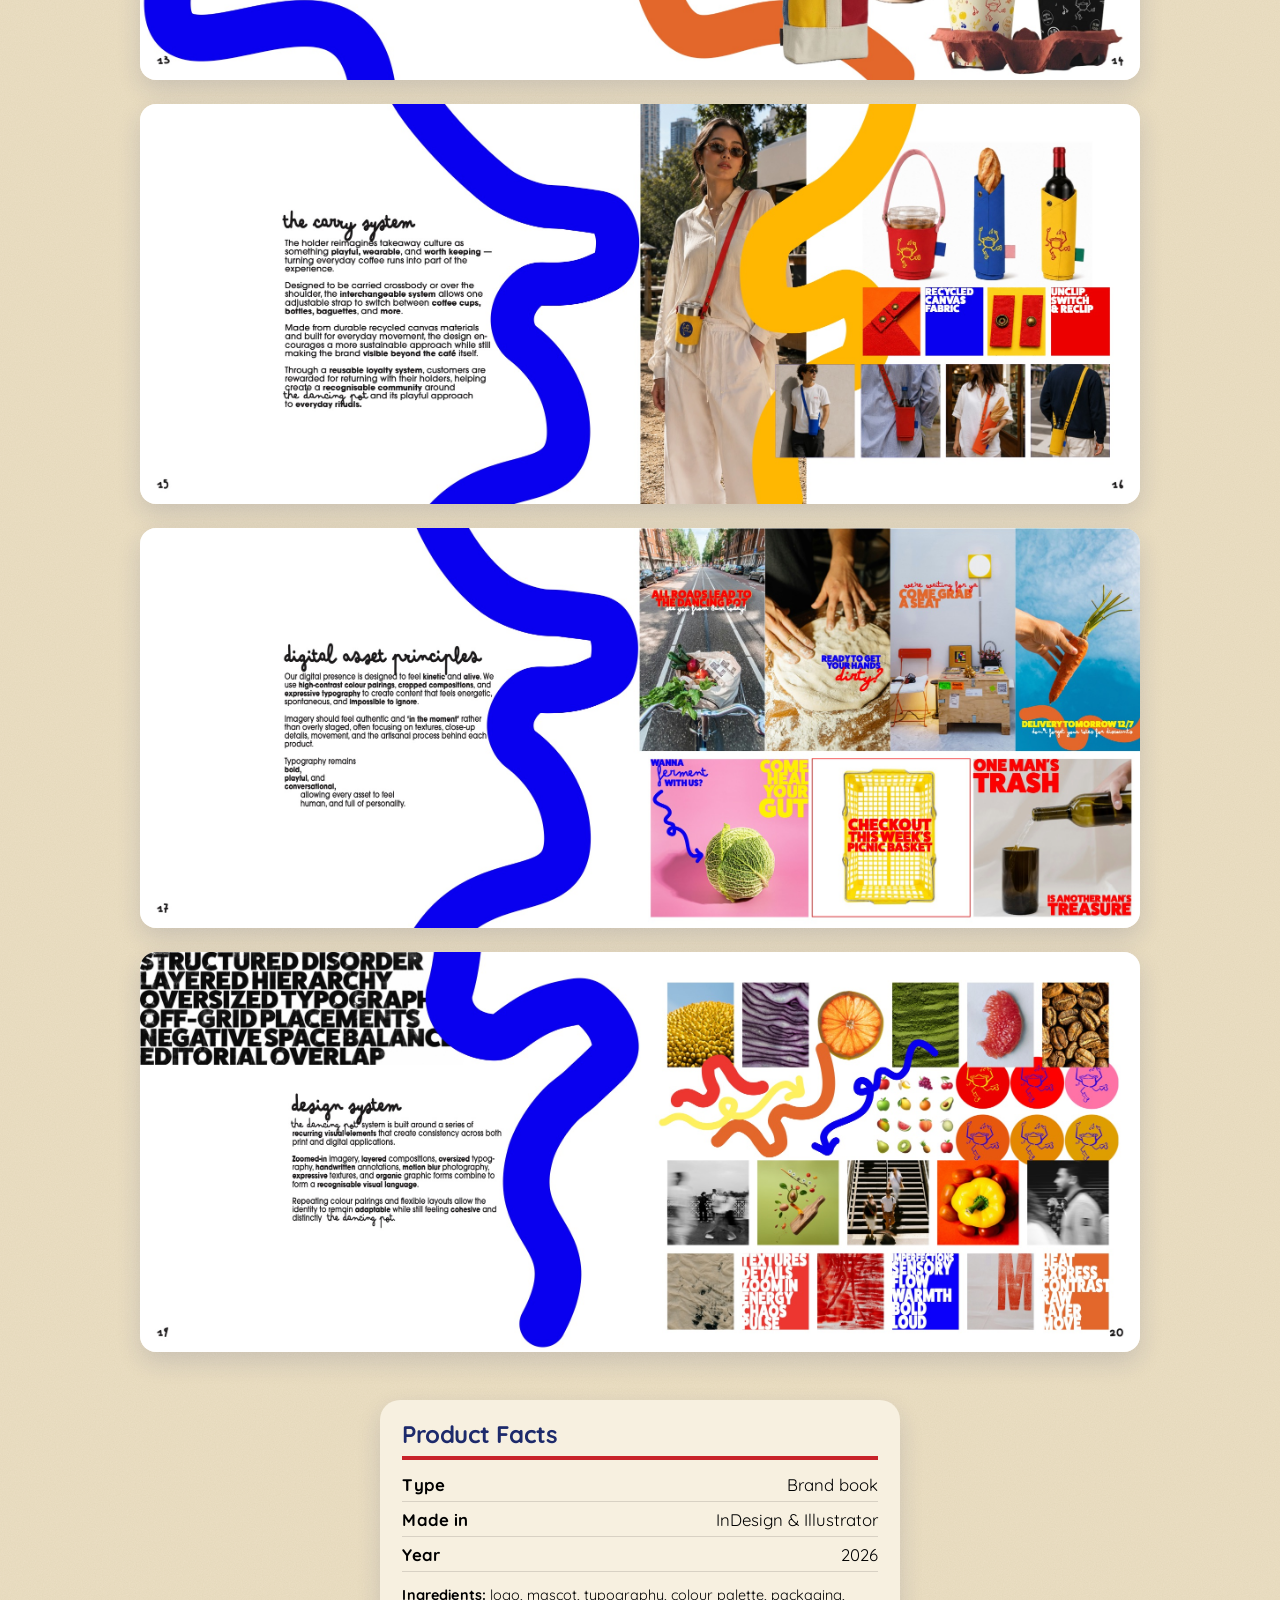
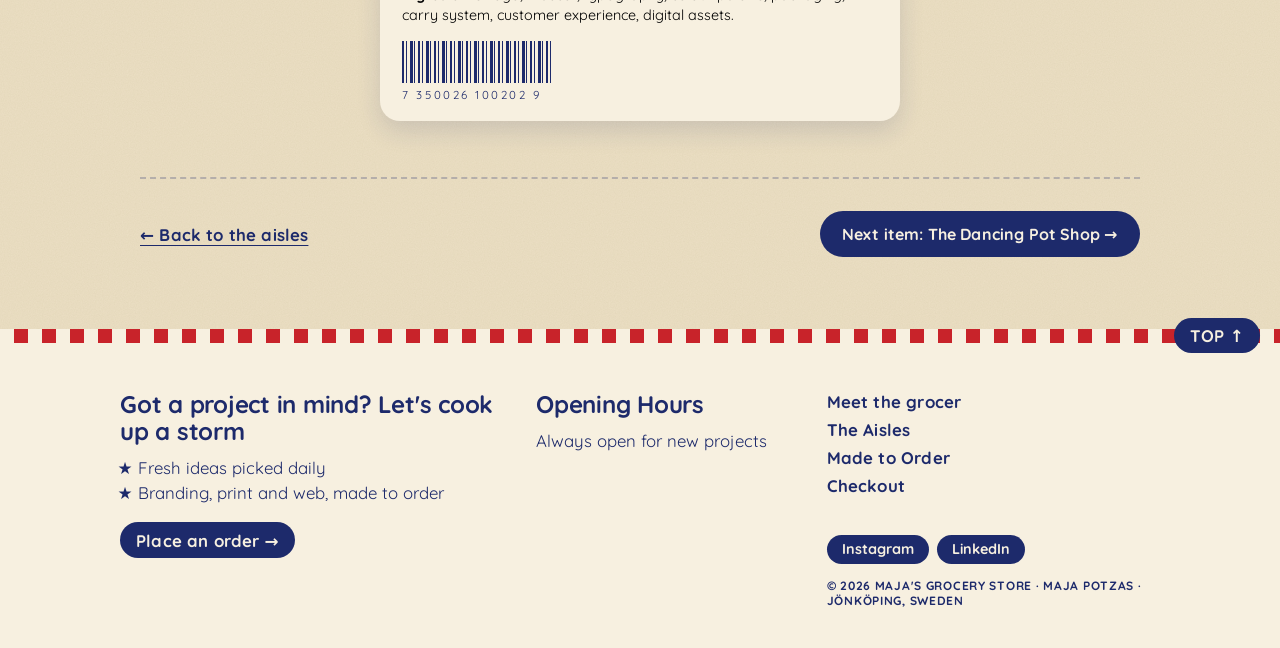
<file: dancing-pot.html>
<!doctype html>
<html lang="en">
  <head>
    <meta charset="UTF-8" />
    <meta name="viewport" content="width=device-width, initial-scale=1.0" />
    <!-- FIX 10: tab icon + description for Google and shared links -->
    <meta
      name="description"
      content="The Dancing Pot: a brand book for a café concept, by Maja Potzas."
    />
    <link rel="icon" href="images/favicon.svg" type="image/svg+xml" />
    <title>The Dancing Pot Brand Book | Maja's Grocery Store</title>
    <!-- FIX 27: Quicksand (subtitles + body) from Google Fonts. Noka Black (headings) comes from Adobe Fonts -->
    <link
      href="https://fonts.googleapis.com/css2?family=Quicksand:wght@400;700&family=Shrikhand&display=swap"
      rel="stylesheet"
    />
    <link rel="stylesheet" href="css/style.css" />
    <link rel="stylesheet" href="css/portfolio.css" />
    <!-- FIX 27: yellow + off-white shopfront look, no black borders -->
    <link rel="stylesheet" href="css/shopfront.css" />
    <!-- FIX 29: retro promo-poster look (to go back to the shelves, link css/shelves.css here instead) -->
    <link rel="stylesheet" href="css/poster.css" />
    <!-- FIX 32: one consistent system (fonts, titles, spacing) - loads last -->
    <link rel="stylesheet" href="css/consistency.css" />
    <!-- FIX 33: polish - home menu, package-style aisle cards, receipt, footer -->
    <link rel="stylesheet" href="css/polish.css" />
    <!-- FIX 34: hamburger menu, tidier specials, case study galleries -->
    <link rel="stylesheet" href="css/refinements.css" />
    <!-- FIX 35: Quicksand headings, label above titles, tighter specials, phone menu bar -->
    <link rel="stylesheet" href="css/final-touches.css" />
    <!-- FIX 36: staggered specials, Mhanya 2-up, Mangi website GIF -->
    <link rel="stylesheet" href="css/hand-in.css" />
    <!-- FIX 38: Today's Specials as a checkered grid -->
    <link rel="stylesheet" href="css/specials-grid.css" />
    <!-- FIX 39+: last-call fixes for the hand-in (Pyro video, specials lines, lightbox, aisles) -->
    <link rel="stylesheet" href="css/last-call.css" />
  </head>
  <body>
    <header>
      <nav>
        <!-- FIX 34: menu button for small phones (see js/nav.js) -->
        <button
          class="menu-toggle"
          type="button"
          aria-expanded="false"
          aria-controls="site-menu"
        >
          <span class="menu-toggle-bars" aria-hidden="true"></span>
          <span class="menu-toggle-label">Menu</span>
        </button>
        <ul id="site-menu">
          <!-- FIX 27: grocery shop names for the pages -->
          <li><a href="index.html">Home</a></li>
          <li><a href="products.html">The Aisles</a></li>
          <li><a href="services.html">Made to Order</a></li>
          <li><a href="contact.html">Checkout</a></li>
        </ul>
      </nav>
    </header>

    <main class="project-page">
      <a href="products.html" class="back-link">← Back to the aisles</a>

      <section class="project-intro">
        <div>
          <p class="aisle-tag">Branding</p>
          <h1>The Dancing Pot</h1>
          <!-- FIX 57: Maja's own summary and description, one paragraph per line break -->
          <p class="project-subtitle">The Dancing Pot: a concept café brand book (bonus project)</p>
          <p class="project-desc">
            The name goes back to childhood. My best friend’s surname was Dance
            and mine is Potzas, so we became the Dancing Pot.
          </p>
          <p class="project-desc">
            Years later it became a café concept built around an open kitchen,
            where you can watch bread being baked, things fermenting and meals
            coming together. It’s about slowing down, being in the moment and
            noticing the process, not just the plate. The colour palette comes
            from fire, the oldest part of cooking: every shade is taken from a
            flame.
          </p>
          <p class="project-desc">
            This brand book holds the whole identity: colours, type, a carry
            system for takeaway, and how the brand lives online.
          </p>
        </div>
      </section>

      <!-- FIX 4: loading="lazy" means images only load as you scroll near them -->
      <section class="project-gallery gallery--book">
        <button class="gallery-item" type="button">
          <img
            loading="lazy"
            src="images/projects/dancing-pot/01.jpg"
            alt="Front cover with red, orange, blue and yellow circles"
          />
        </button>
        <button class="gallery-item" type="button">
          <img
            loading="lazy"
            src="images/projects/dancing-pot/02.jpg"
            alt="The Dancing Pot logo and dancing pot mascot: a café concept"
          />
        </button>
        <button class="gallery-item gallery-wide" type="button">
          <img
            loading="lazy"
            src="images/projects/dancing-pot/03.jpg"
            alt="Colourful squiggle spread"
          />
        </button>
        <button class="gallery-item gallery-wide" type="button">
          <img
            loading="lazy"
            src="images/projects/dancing-pot/04.jpg"
            alt="Table of contents shown as fruit"
          />
        </button>
        <button class="gallery-item gallery-wide" type="button">
          <img
            loading="lazy"
            src="images/projects/dancing-pot/05.jpg"
            alt="Brand message and welcome: mission, personality, values and audience"
          />
        </button>
        <button class="gallery-item gallery-wide" type="button">
          <img
            loading="lazy"
            src="images/projects/dancing-pot/06.jpg"
            alt="Our story spread with tomato photography"
          />
        </button>
        <button class="gallery-item gallery-wide" type="button">
          <img
            loading="lazy"
            src="images/projects/dancing-pot/07.jpg"
            alt="Creative direction: visual identity, interiors and brand voice"
          />
        </button>
        <button class="gallery-item gallery-wide" type="button">
          <img
            loading="lazy"
            src="images/projects/dancing-pot/08.jpg"
            alt="Logo suite: mascot, primary, stacked and horizontal logos"
          />
        </button>
        <button class="gallery-item gallery-wide" type="button">
          <img
            loading="lazy"
            src="images/projects/dancing-pot/09.jpg"
            alt="Typography and colour palette"
          />
        </button>
        <button class="gallery-item gallery-wide" type="button">
          <img
            loading="lazy"
            src="images/projects/dancing-pot/10.jpg"
            alt="Customer experience map"
          />
        </button>
        <button class="gallery-item gallery-wide" type="button">
          <img
            loading="lazy"
            src="images/projects/dancing-pot/11.jpg"
            alt="Packaging philosophy with cups, bags and caps"
          />
        </button>
        <button class="gallery-item gallery-wide" type="button">
          <img
            loading="lazy"
            src="images/projects/dancing-pot/12.jpg"
            alt="The carry system: bags and bottle holders"
          />
        </button>
        <button class="gallery-item gallery-wide" type="button">
          <img
            loading="lazy"
            src="images/projects/dancing-pot/13.jpg"
            alt="Digital asset principles and social media posts"
          />
        </button>
        <button class="gallery-item gallery-wide" type="button">
          <img
            loading="lazy"
            src="images/projects/dancing-pot/14.jpg"
            alt="Design system: layered hierarchy and oversized typography"
          />
        </button>
      </section>
      <!-- FIX 48: Product Facts moved to the bottom, so the description has the whole width -->
      <aside class="nutrition-label">
        <h2>Product Facts</h2>
        <dl>
          <div class="fact">
            <dt>Type</dt>
            <dd>Brand book</dd>
          </div>
          <div class="fact">
            <dt>Made in</dt>
            <!-- FIX 58: Illustrator added -->
            <dd>InDesign &amp; Illustrator</dd>
          </div>
          <div class="fact">
            <dt>Year</dt>
            <dd>2026</dd>
          </div>
        </dl>
        <p class="ingredients">
          <strong>Ingredients:</strong> logo, mascot, typography, colour
          palette, packaging, carry system, customer experience, digital assets.
        </p>
        <!-- FIX 33: barcode, like the back of a real package -->
        <div class="facts-barcode" aria-hidden="true">
          <span class="bars"></span>
          <span class="barcode-number">7 350026 100202 9</span>
        </div>
      </aside>

      <!-- FIX 5: next item link so a project page is not a dead end -->
      <nav class="next-item" aria-label="More projects">
        <a href="products.html" class="back-link">← Back to the aisles</a>
        <a href="dancing-pot-shop.html" class="next-link"
          >Next item: The Dancing Pot Shop →</a
        >
      </nav>
    </main>

    <dialog class="lightbox" id="lightbox">
      <button class="lightbox-close" type="button" aria-label="Close">✕</button>
      <!-- FIX 6: arrows to flick through the images without closing -->
      <button
        class="lightbox-arrow lightbox-prev"
        type="button"
        aria-label="Previous image"
      >
        ←
      </button>
      <img alt="" />
      <button
        class="lightbox-arrow lightbox-next"
        type="button"
        aria-label="Next image"
      >
        →
      </button>
      <p class="lightbox-count"></p>
    </dialog>

    <footer class="footer">
      <div class="footer-left">
        <div class="footer-content-wrapper">
          <div class="newsletter-group">
            <!-- FIX 63: "cook up a storm" fits the food theme better than "get in the groove" -->
            <h3 class="display-font">
              Got a project in mind? Let's cook up a storm
            </h3>
            <ul class="groovy-list">
              <li>Fresh ideas picked daily</li>
              <!-- FIX 64: matches the services on Made to Order -->
              <li>Branding, print and web, made to order</li>
            </ul>
            <a href="contact.html" class="footer-cta">Place an order →</a>
          </div>

          <div class="hours-group">
            <h4 class="display-font">Opening Hours</h4>
            <p>Always open for new projects</p>
          </div>
        </div>
      </div>

      <div class="footer-right">
        <!-- FIX 7: social icons hidden until they have real links.
             To show them: put your profile links in the href="" below, then delete this comment line and the closing one.
        <p class="display-font">
          You don't look like a follower, but just in case...
        </p>

        <div class="footer-icons">
          <a href=""><img src="images/Instagram-logo.png" alt="Instagram" /></a>
          <a href=""><img src="images/tiktok-logo-png.webp" alt="TikTok" /></a>
        </div>
        -->

        <!-- FIX 15: footer links, including the about page -->
        <ul class="footer-links">
          <li><a href="about.html">Meet the grocer</a></li>
          <li><a href="products.html">The Aisles</a></li>
          <li><a href="services.html">Made to Order</a></li>
          <li><a href="contact.html">Checkout</a></li>
        </ul>

        <!-- FIX 49: social media. Paste your profile link between the "" after href=
             (e.g. href="https://www.instagram.com/yourname/"). A link only shows once it has an address. -->
        <ul class="footer-social">
          <!-- FIX 61: Maja's Instagram and LinkedIn (Facebook stays hidden until it has a link) -->
          <li><a href="https://www.instagram.com/majapotzasstudio/" target="_blank" rel="noopener">Instagram</a></li>
          <li><a href="https://www.linkedin.com/in/majapotzas" target="_blank" rel="noopener">LinkedIn</a></li>
          <li><a href="" target="_blank" rel="noopener">Facebook</a></li>
        </ul>

        <small class="copyright"
          >&copy; 2026 MAJA'S GROCERY STORE · MAJA POTZAS · JÖNKÖPING,
          SWEDEN</small
        >
      </div>

      <a href="#" class="back-to-top">TOP ↑</a>
    </footer>
    <script src="js/lightbox.js"></script>
    <script src="js/nav.js"></script>
  </body>
</html>
</file>
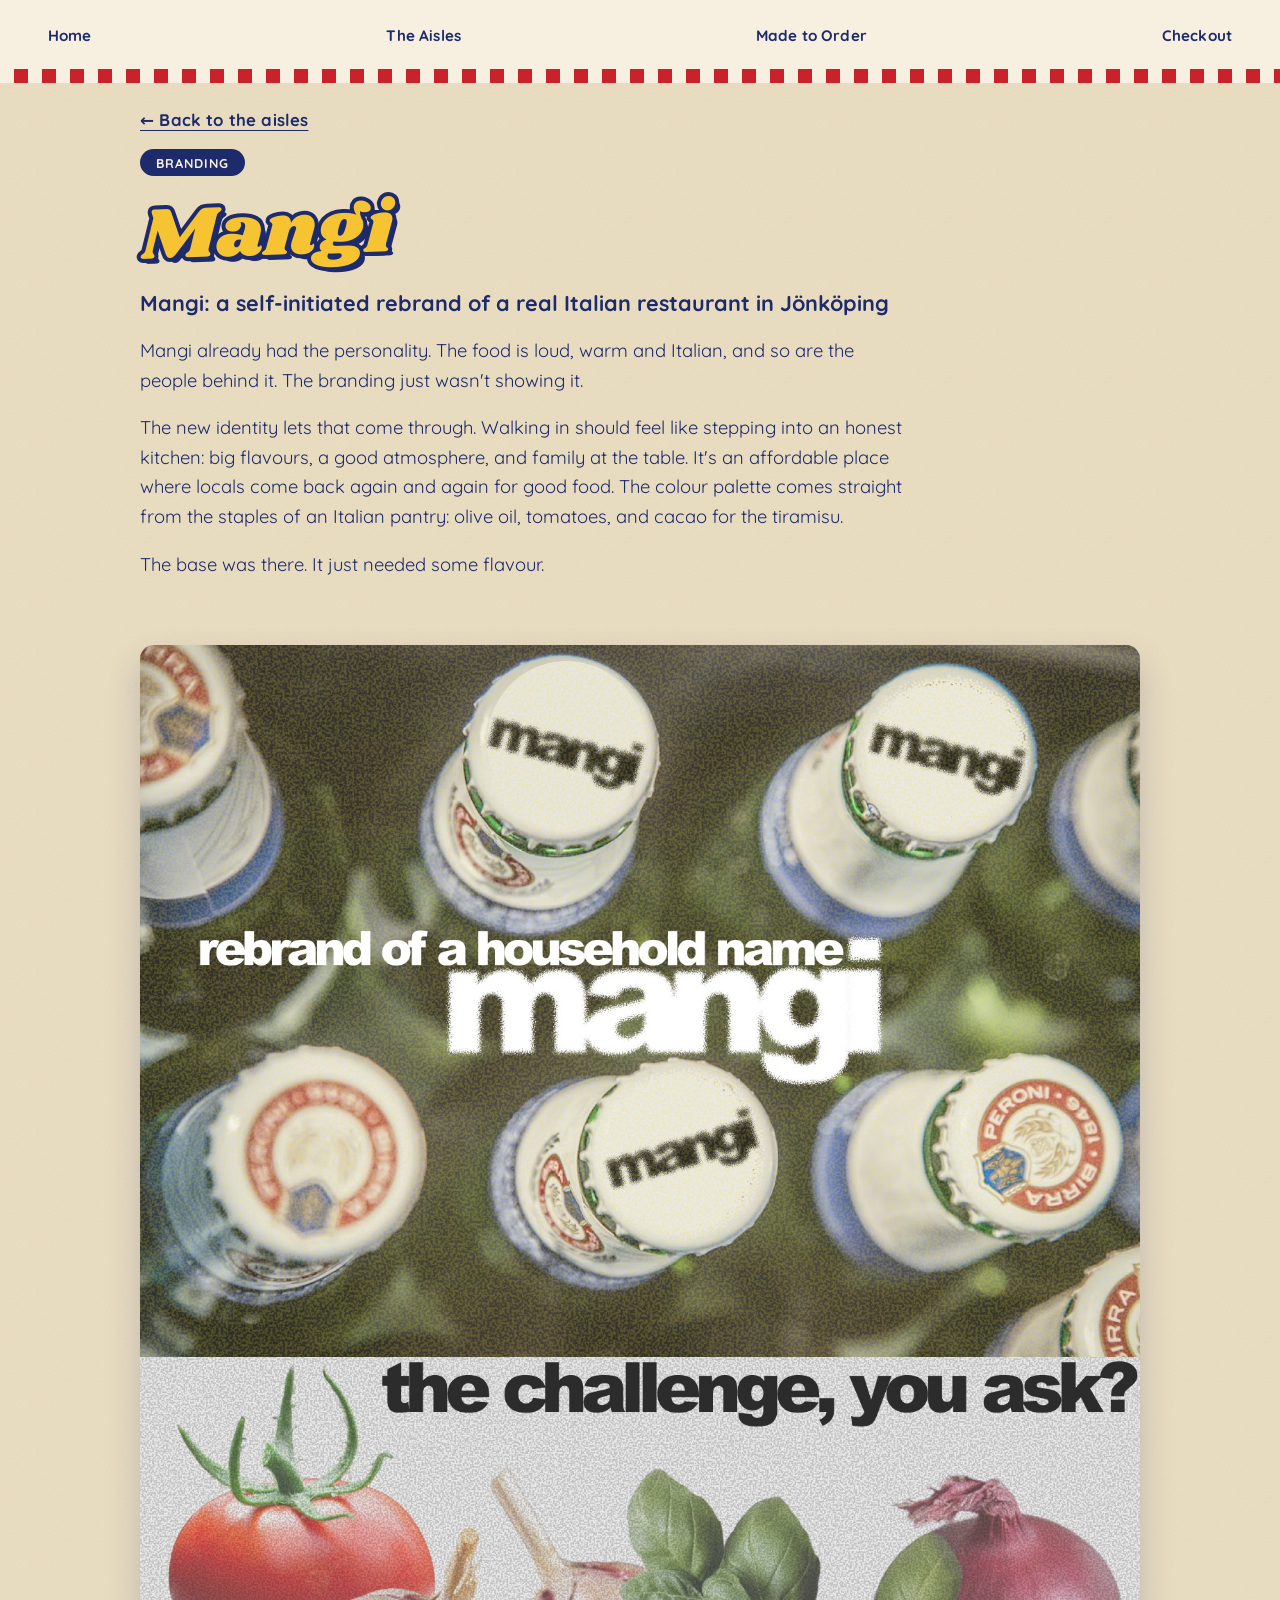
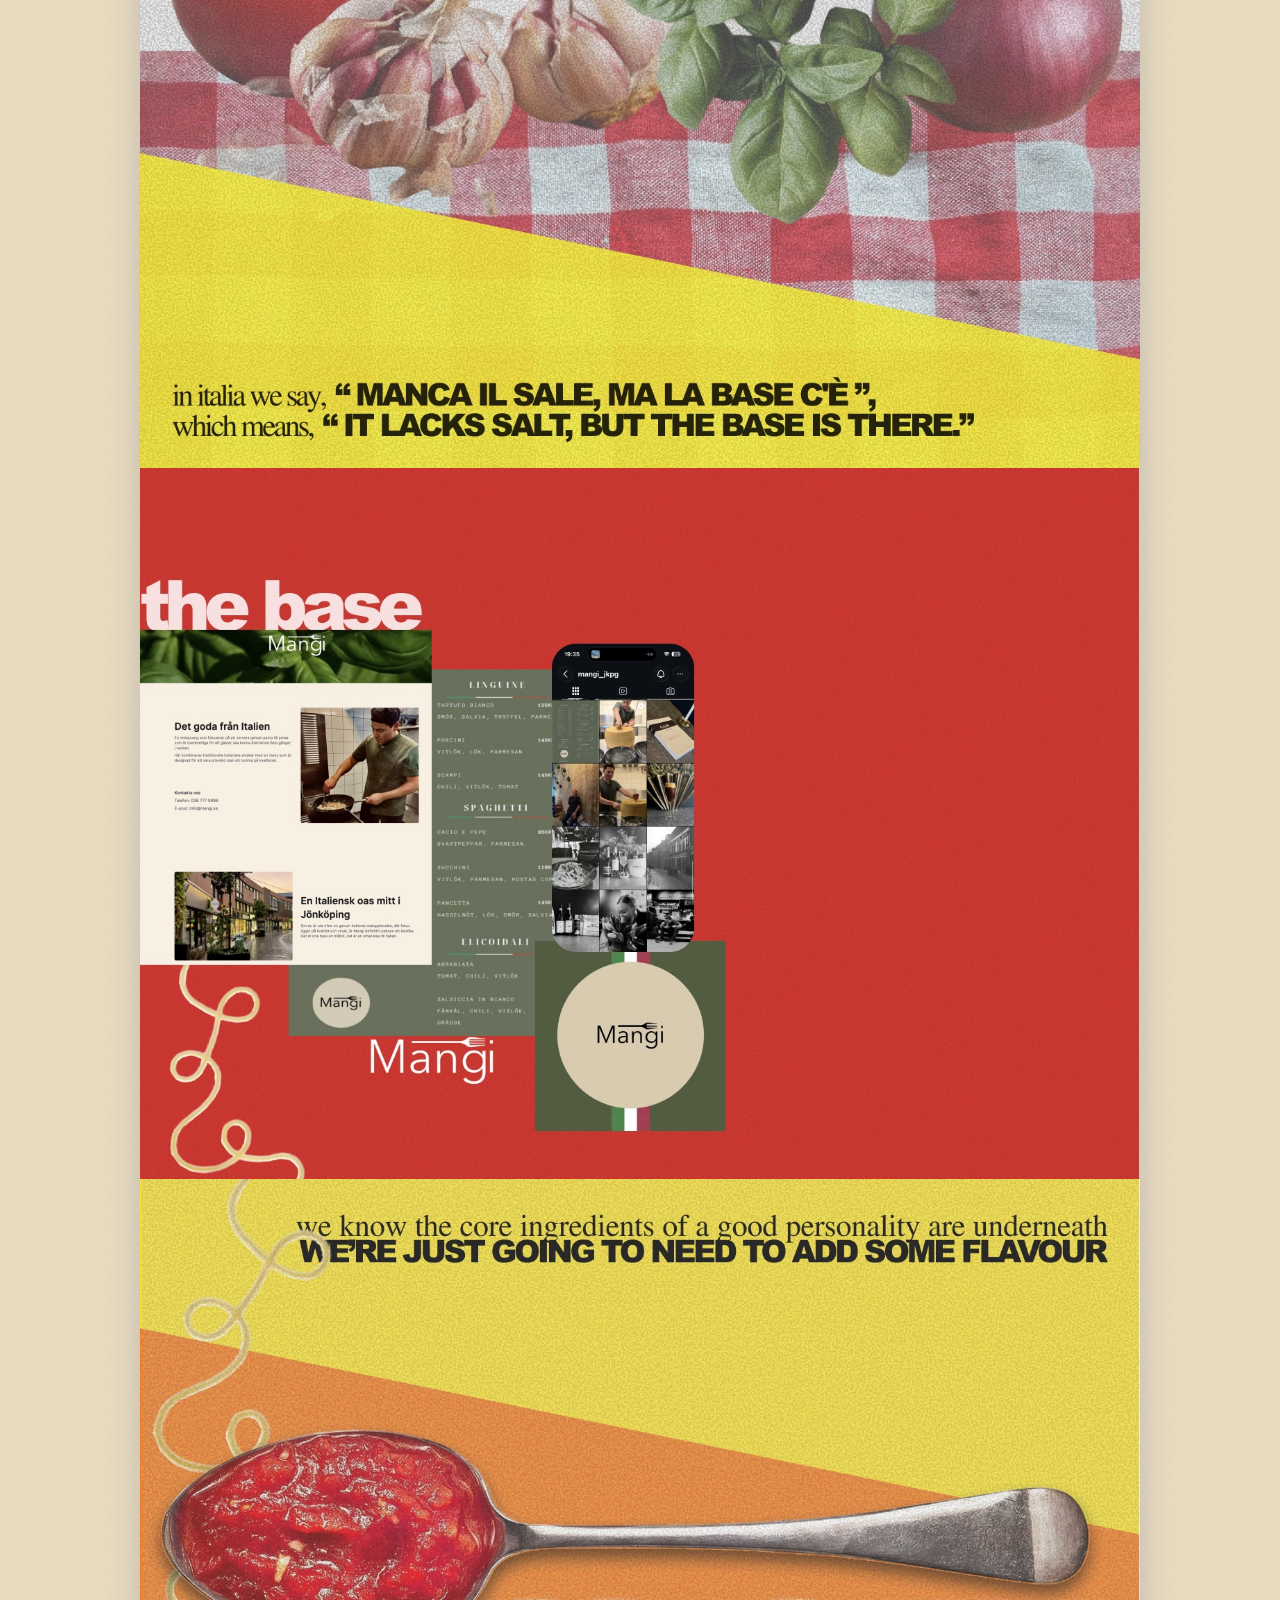
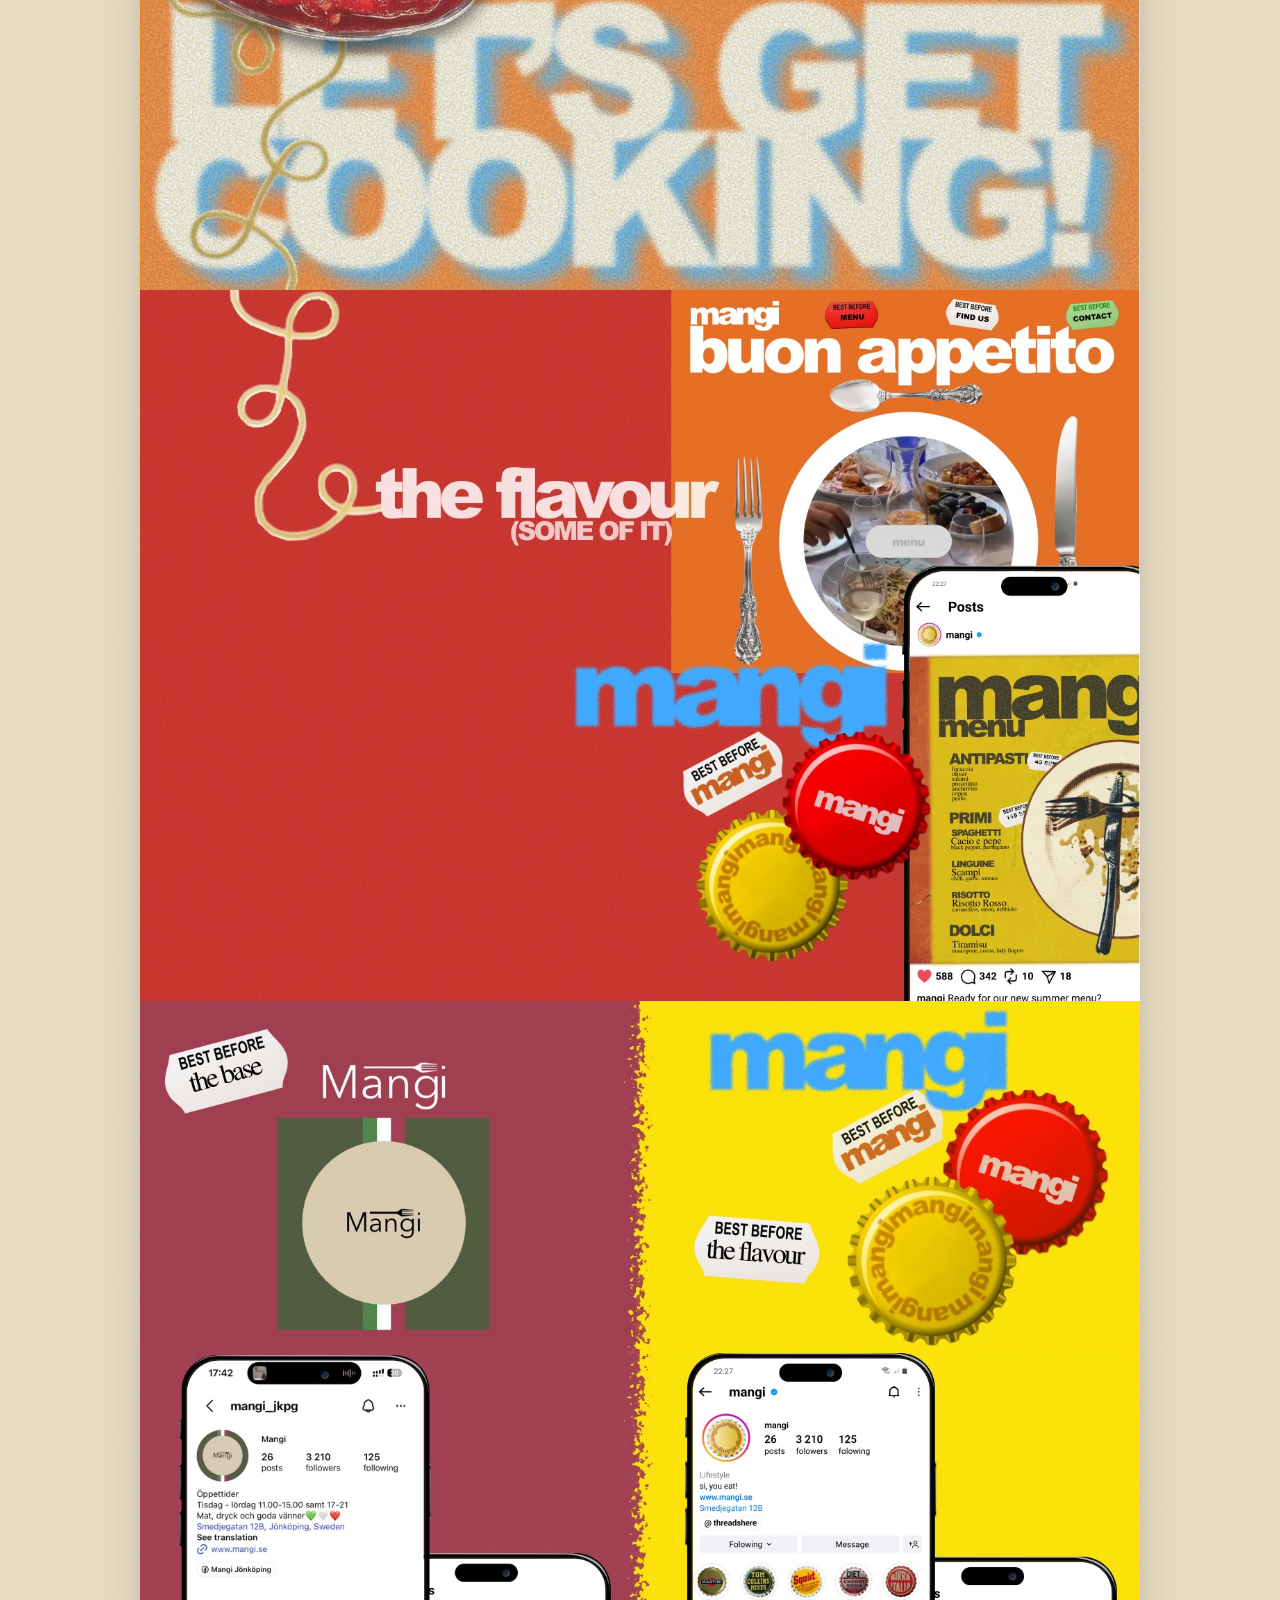
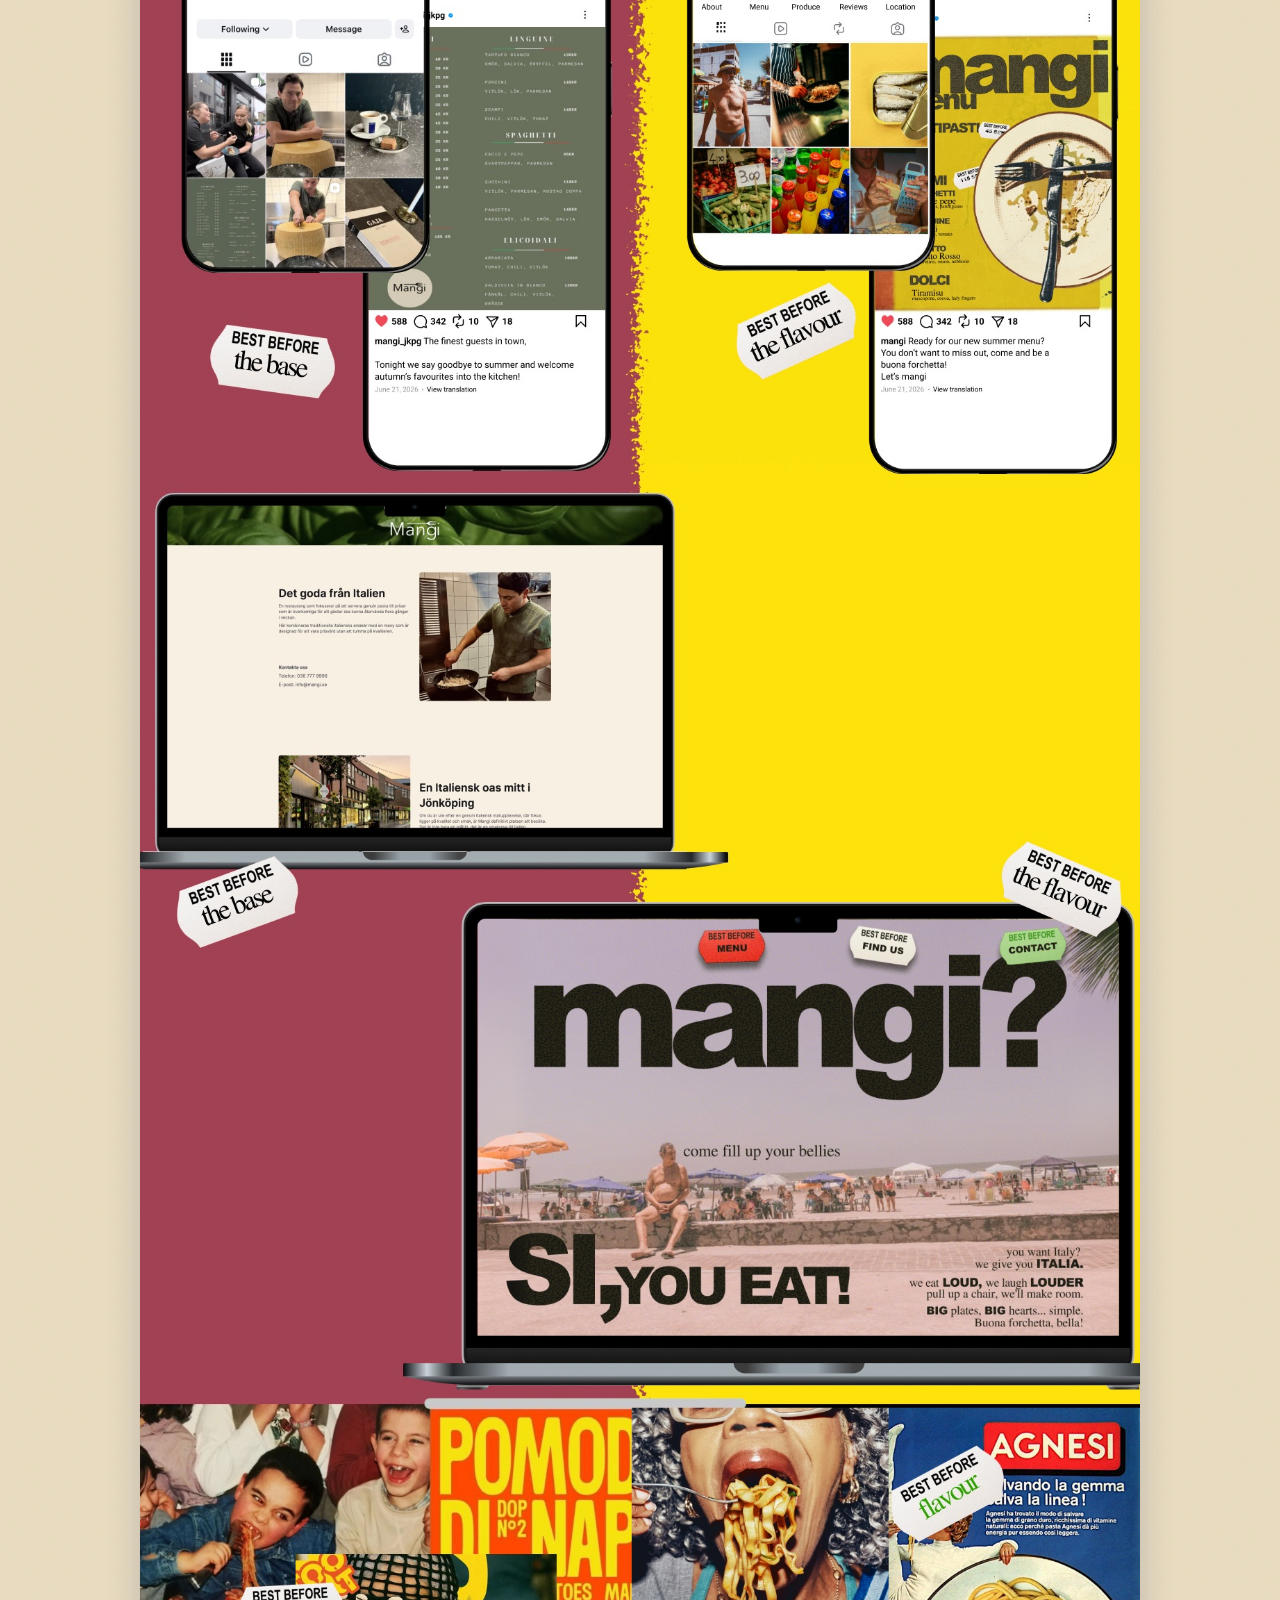
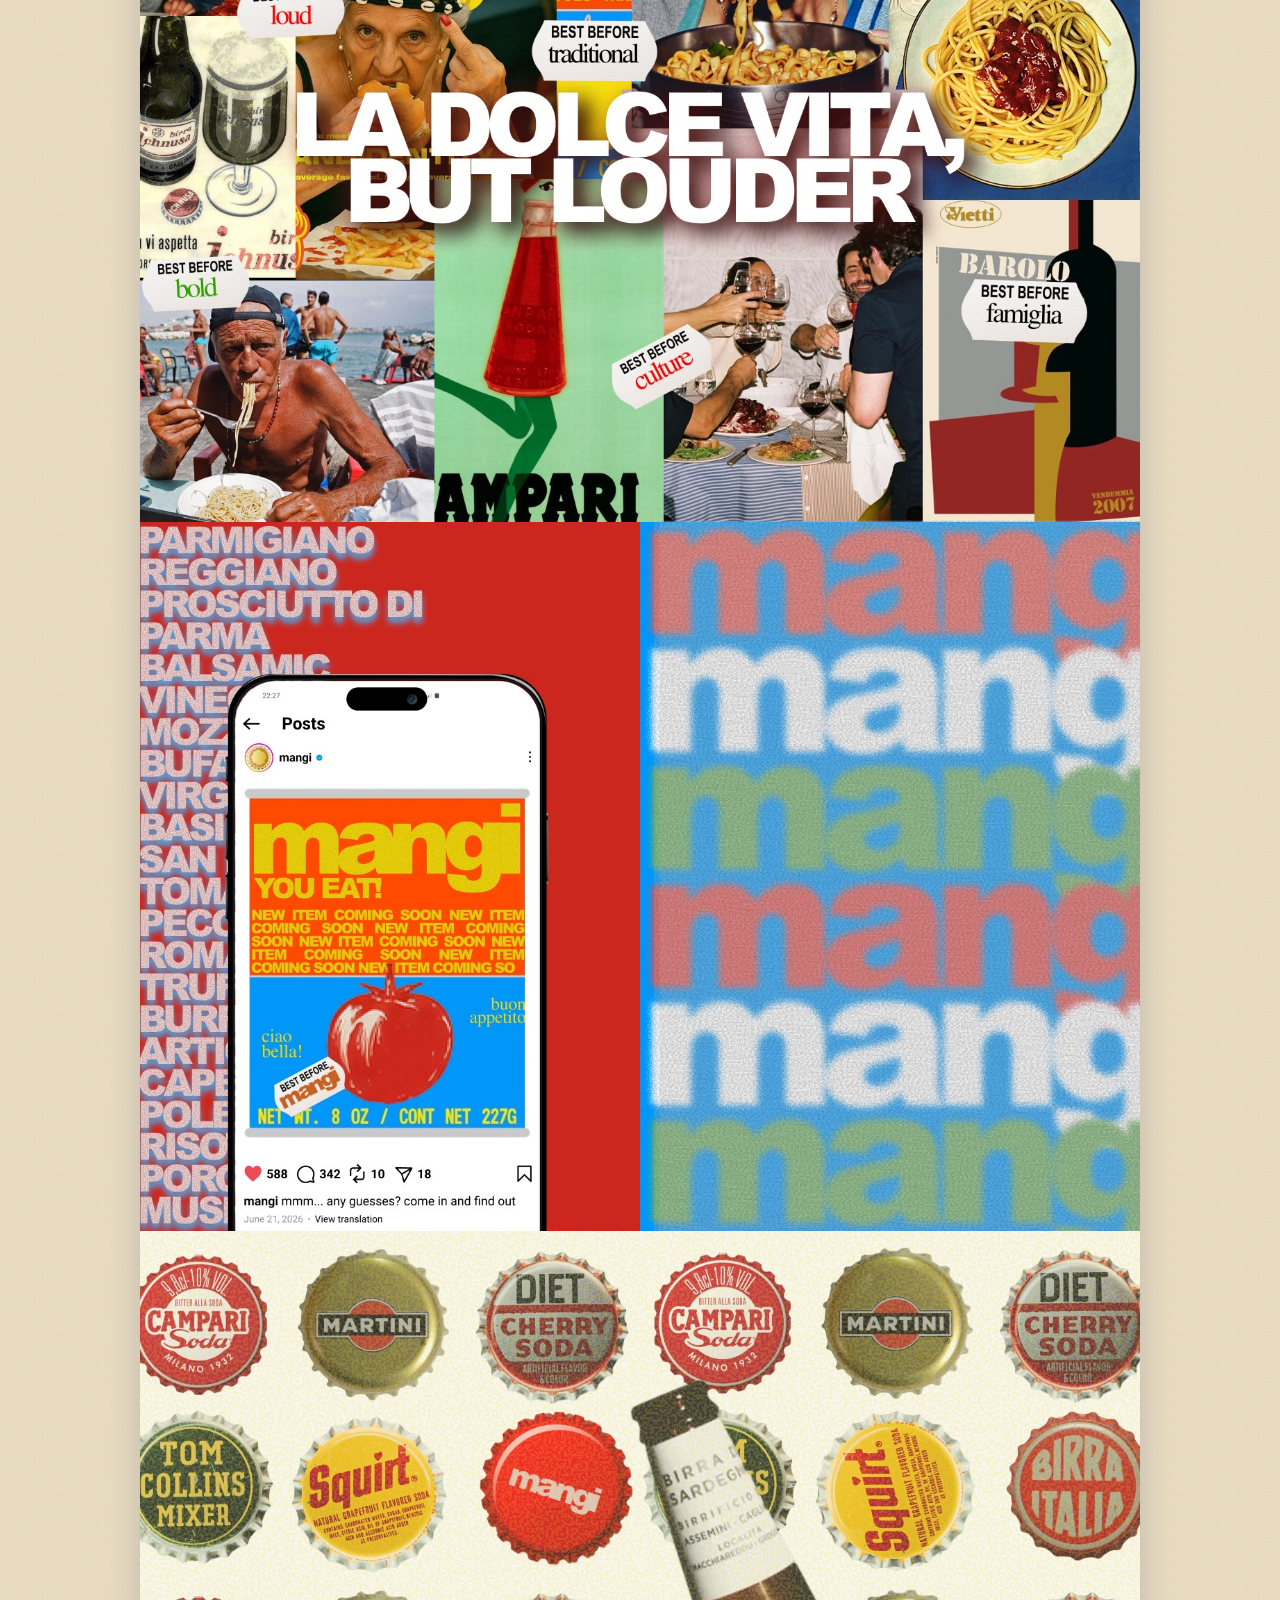
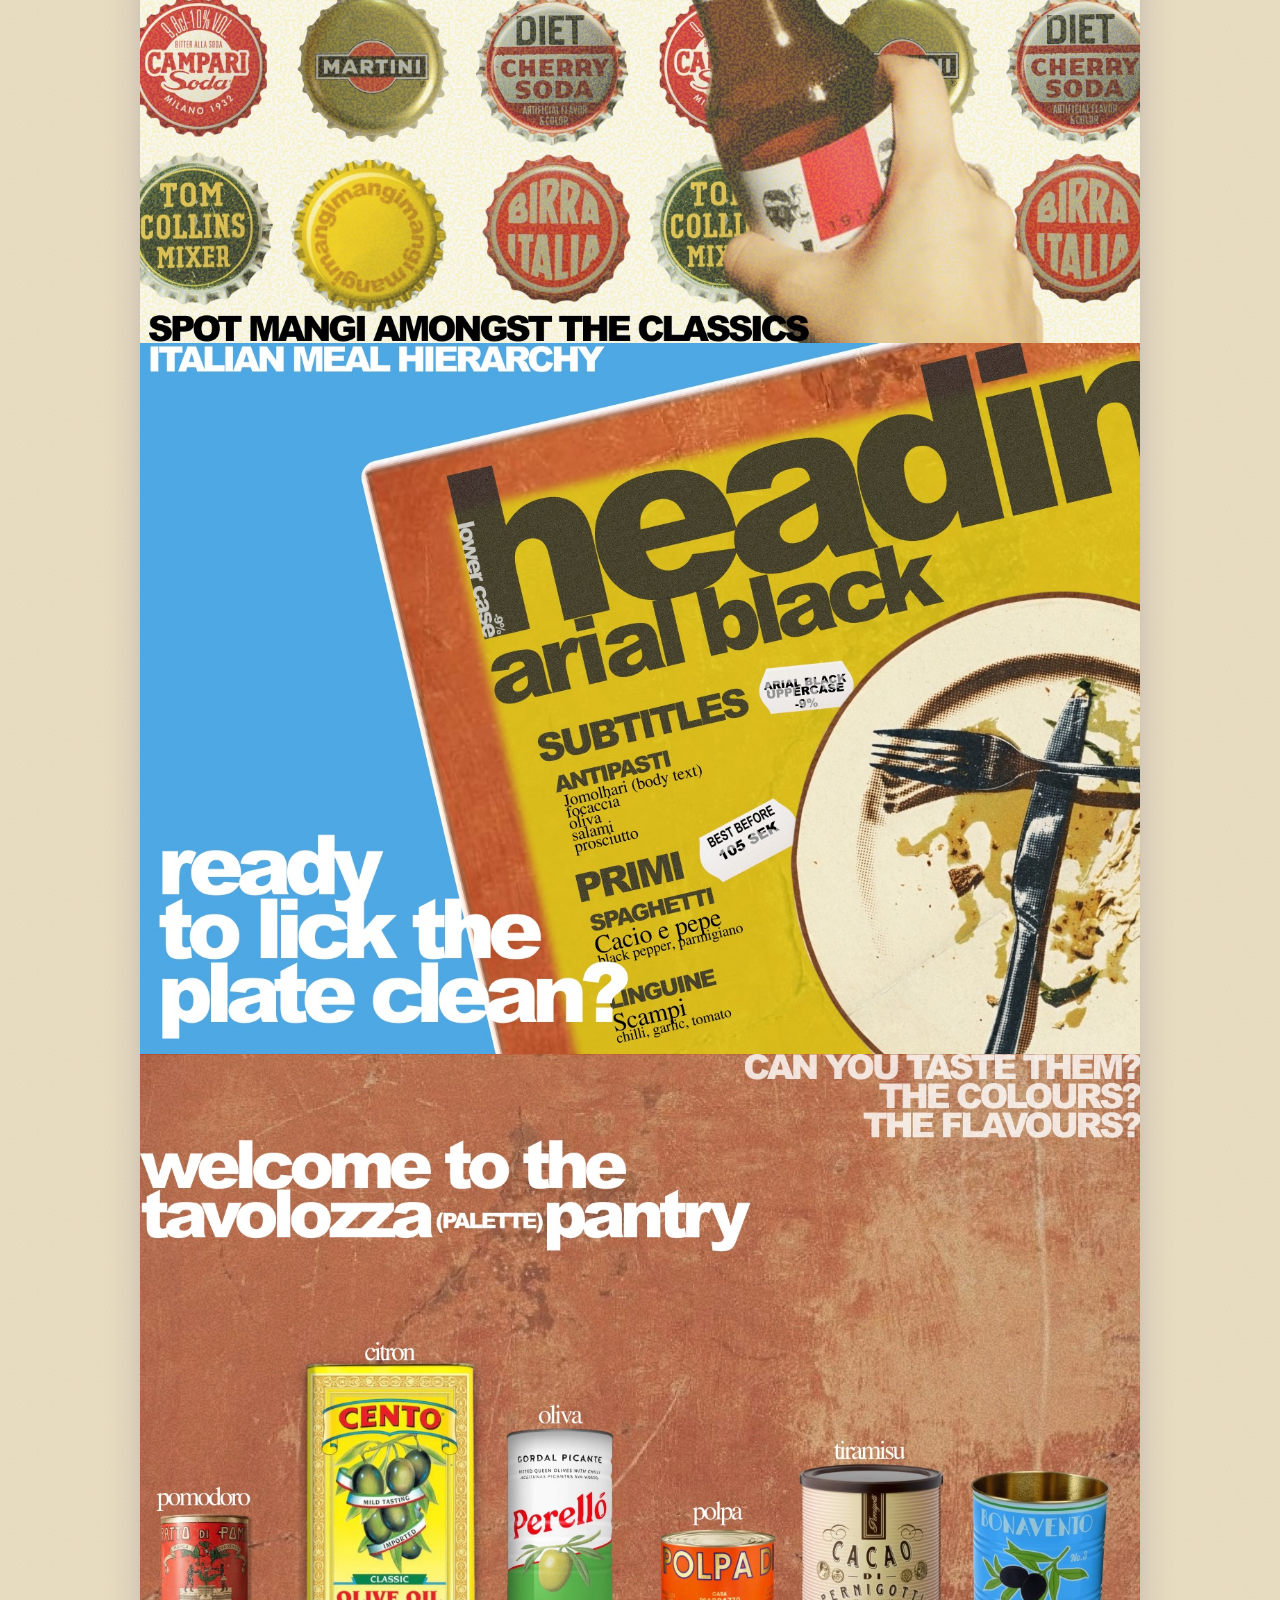
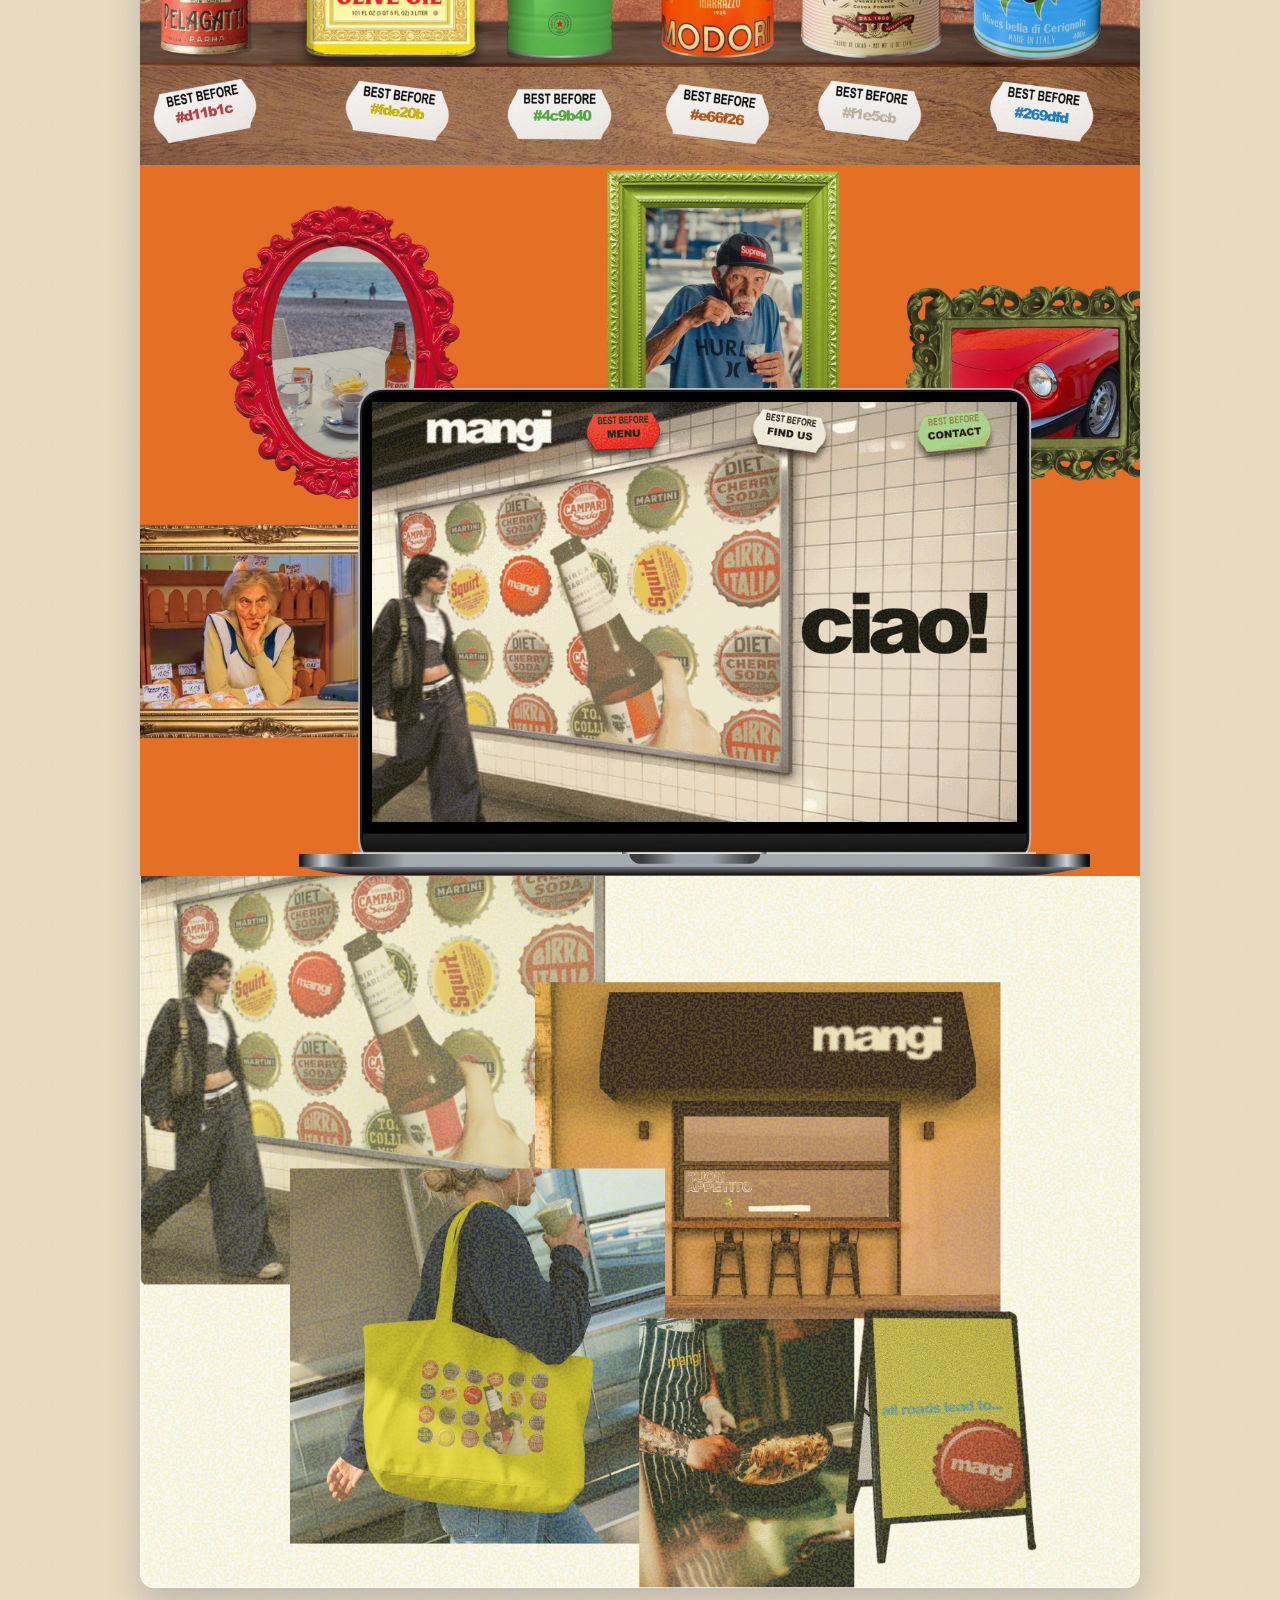
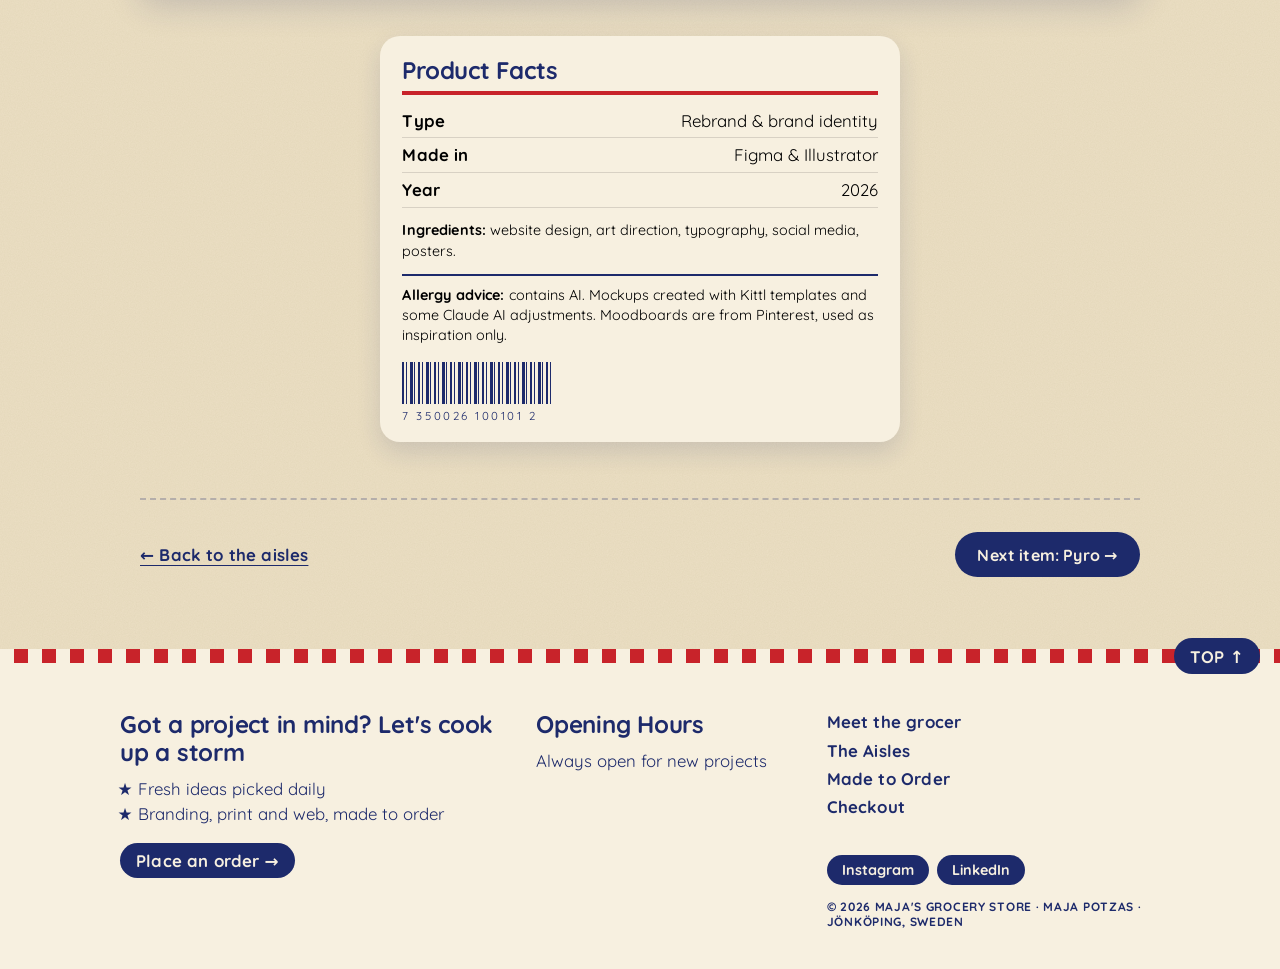
<file: mangi.html>
<!doctype html>
<html lang="en">
  <head>
    <meta charset="UTF-8" />
    <meta name="viewport" content="width=device-width, initial-scale=1.0" />
    <!-- FIX 10: tab icon + description for Google and shared links -->
    <meta name="description" content="Mangi: a rebrand and website for an Italian restaurant, by Maja Potzas." />
    <link rel="icon" href="images/favicon.svg" type="image/svg+xml" />
    <title>Mangi | Maja's Grocery Store</title>
    <!-- FIX 27: Quicksand (subtitles + body) from Google Fonts. Noka Black (headings) comes from Adobe Fonts -->
    <link
      href="https://fonts.googleapis.com/css2?family=Quicksand:wght@400;700&family=Shrikhand&display=swap"
      rel="stylesheet"
    />
    <link rel="stylesheet" href="css/style.css" />
    <link rel="stylesheet" href="css/portfolio.css" />
    <!-- FIX 27: yellow + off-white shopfront look, no black borders -->
    <link rel="stylesheet" href="css/shopfront.css" />
    <!-- FIX 29: retro promo-poster look (to go back to the shelves, link css/shelves.css here instead) -->
    <link rel="stylesheet" href="css/poster.css" />
    <!-- FIX 32: one consistent system (fonts, titles, spacing) - loads last -->
    <link rel="stylesheet" href="css/consistency.css" />
    <!-- FIX 33: polish - home menu, package-style aisle cards, receipt, footer -->
    <link rel="stylesheet" href="css/polish.css" />
    <!-- FIX 34: hamburger menu, tidier specials, case study galleries -->
    <link rel="stylesheet" href="css/refinements.css" />
    <!-- FIX 35: Quicksand headings, label above titles, tighter specials, phone menu bar -->
    <link rel="stylesheet" href="css/final-touches.css" />
    <!-- FIX 36: staggered specials, Mhanya 2-up, Mangi website GIF -->
    <link rel="stylesheet" href="css/hand-in.css" />
    <!-- FIX 38: Today's Specials as a checkered grid -->
    <link rel="stylesheet" href="css/specials-grid.css" />
    <!-- FIX 39+: last-call fixes for the hand-in (Pyro video, specials lines, lightbox, aisles) -->
    <link rel="stylesheet" href="css/last-call.css" />
  </head>
  <body>
    <header>
      <nav>
        <!-- FIX 34: menu button for small phones (see js/nav.js) -->
        <button class="menu-toggle" type="button" aria-expanded="false" aria-controls="site-menu">
          <span class="menu-toggle-bars" aria-hidden="true"></span>
          <span class="menu-toggle-label">Menu</span>
        </button>
        <ul id="site-menu">
          <!-- FIX 27: grocery shop names for the pages -->
          <li><a href="index.html">Home</a></li>
          <li><a href="products.html">The Aisles</a></li>
          <li><a href="services.html">Made to Order</a></li>
          <li><a href="contact.html">Checkout</a></li>
        </ul>
      </nav>
    </header>

    <main class="project-page">
      <a href="products.html" class="back-link">← Back to the aisles</a>

      <section class="project-intro">
        <div>
          <p class="aisle-tag">Branding</p>
          <!-- FIX 59: just the name; the line underneath says what it is -->
          <h1>Mangi</h1>
          <!-- FIX 53: one-line summary under the title -->
          <p class="project-subtitle">Mangi: a self-initiated rebrand of a real Italian restaurant in Jönköping</p>
          <!-- FIX 52: Maja's own description, one paragraph per line break -->
          <p class="project-desc">
            Mangi already had the personality. The food is loud, warm and
            Italian, and so are the people behind it. The branding just
            wasn't showing it.
          </p>
          <p class="project-desc">
            The new identity lets that come through. Walking in should feel
            like stepping into an honest kitchen: big flavours, a good
            atmosphere, and family at the table. It's an affordable place
            where locals come back again and again for good food. The colour
            palette comes straight from the staples of an Italian pantry:
            olive oil, tomatoes, and cacao for the tiramisu.
          </p>
          <p class="project-desc">
            The base was there. It just needed some flavour.
          </p>
        </div>
      </section>

      <!-- FIX 4: loading="lazy" means images only load as you scroll near them -->
      <!-- FIX 34: Mangi case study from Figma (Page 1, "CASE STUDY"), cut into its boards and shown top to bottom -->
      <section class="project-gallery gallery--case-study">
        <button class="gallery-item" type="button">
          <img loading="lazy" src="images/projects/mangi/case-study/01.jpg" alt="Mangi case study: rebrand of a household name" />
        </button>
        <button class="gallery-item" type="button">
          <img loading="lazy" src="images/projects/mangi/case-study/02.jpg" alt="Mangi case study: the challenge: it lacks salt, but the base is there" />
        </button>
        <button class="gallery-item" type="button">
          <img loading="lazy" src="images/projects/mangi/case-study/03.jpg" alt="Mangi case study: the base: the old Mangi brand" />
        </button>
        <button class="gallery-item" type="button">
          <img loading="lazy" src="images/projects/mangi/case-study/04.jpg" alt="Mangi case study: let's get cooking: adding some flavour" />
        </button>
        <button class="gallery-item" type="button">
          <img loading="lazy" src="images/projects/mangi/case-study/05.jpg" alt="Mangi case study: the flavour (some of it): website, menu and bottle caps" />
        </button>
        <button class="gallery-item" type="button">
          <img loading="lazy" src="images/projects/mangi/case-study/06.jpg" alt="Mangi case study: the base and the flavour, side by side" />
        </button>
        <button class="gallery-item" type="button">
          <img loading="lazy" src="images/projects/mangi/case-study/07.jpg" alt="Mangi case study: Instagram, website and laptop mockups, old and new" />
        </button>
        <button class="gallery-item" type="button">
          <img loading="lazy" src="images/projects/mangi/case-study/08.jpg" alt="Mangi case study: moodboard: la dolce vita, but louder" />
        </button>
        <button class="gallery-item" type="button">
          <img loading="lazy" src="images/projects/mangi/case-study/09.jpg" alt="Mangi case study: Instagram post and repeating Mangi wordmark" />
        </button>
        <button class="gallery-item" type="button">
          <img loading="lazy" src="images/projects/mangi/case-study/10.jpg" alt="Mangi case study: spot Mangi amongst the classics" />
        </button>
        <button class="gallery-item" type="button">
          <img loading="lazy" src="images/projects/mangi/case-study/11.jpg" alt="Mangi case study: menu typography: ready to lick the plate clean?" />
        </button>
        <button class="gallery-item" type="button">
          <img loading="lazy" src="images/projects/mangi/case-study/12.jpg" alt="Mangi case study: the tavolozza pantry: the colour palette as tins and jars" />
        </button>
        <button class="gallery-item" type="button">
          <img loading="lazy" src="images/projects/mangi/case-study/13.jpg" alt="Mangi case study: the new website in picture frames" />
          <!-- FIX 36: the scrolling website GIF from Figma, placed exactly on the laptop screen -->
          <img class="case-gif" loading="lazy" src="images/projects/mangi/case-study/website-scroll.gif" alt="" aria-hidden="true" style="left: 23.19%; top: 33.4%; width: 64.51%;" />
        </button>
        <button class="gallery-item" type="button">
          <img loading="lazy" src="images/projects/mangi/case-study/14.jpg" alt="Mangi case study: real world application: posters, tote bag and shop front" />
        </button>
      </section>
      <!-- FIX 48: Product Facts moved to the bottom, so the description has the whole width -->
      <aside class="nutrition-label">
        <h2>Product Facts</h2>
        <dl>
          <div class="fact"><dt>Type</dt><dd>Rebrand &amp; brand identity</dd></div>
          <div class="fact"><dt>Made in</dt><dd>Figma &amp; Illustrator</dd></div>
          <div class="fact"><dt>Year</dt><dd>2026</dd></div>
        </dl>
        <p class="ingredients">
          <!-- FIX 54: social media and posters added -->
          <strong>Ingredients:</strong> website design, art direction,
          typography, social media, posters.
        </p>
        <!-- FIX 52: what was used, written like the allergy line on a food label -->
        <p class="allergy-advice">
          <strong>Allergy advice:</strong> contains AI. Mockups created with
          Kittl templates and some Claude AI adjustments. Moodboards are from
          Pinterest, used as inspiration only.
        </p>
        <!-- FIX 33: barcode, like the back of a real package -->
        <div class="facts-barcode" aria-hidden="true">
          <span class="bars"></span>
          <span class="barcode-number">7 350026 100101 2</span>
        </div>
      </aside>

      <!-- FIX 5: next item link so a project page is not a dead end -->
      <nav class="next-item" aria-label="More projects">
        <a href="products.html" class="back-link">← Back to the aisles</a>
        <a href="pyro.html" class="next-link">Next item: Pyro →</a>
      </nav>
    </main>

    <dialog class="lightbox" id="lightbox">
      <button class="lightbox-close" type="button" aria-label="Close">✕</button>
      <!-- FIX 6: arrows to flick through the images without closing -->
      <button class="lightbox-arrow lightbox-prev" type="button" aria-label="Previous image">←</button>
      <img alt="" />
      <button class="lightbox-arrow lightbox-next" type="button" aria-label="Next image">→</button>
      <p class="lightbox-count"></p>
    </dialog>

    <footer class="footer">
      <div class="footer-left">
        <div class="footer-content-wrapper">
          <div class="newsletter-group">
            <!-- FIX 63: "cook up a storm" fits the food theme better than "get in the groove" -->
            <h3 class="display-font">Got a project in mind? Let's cook up a storm</h3>
            <ul class="groovy-list">
              <li>Fresh ideas picked daily</li>
              <!-- FIX 64: matches the services on Made to Order -->
              <li>Branding, print and web, made to order</li>
            </ul>
            <a href="contact.html" class="footer-cta">Place an order →</a>
          </div>

          <div class="hours-group">
            <h4 class="display-font">Opening Hours</h4>
            <p>Always open for new projects</p>
          </div>
        </div>
      </div>

      <div class="footer-right">
        <!-- FIX 7: social icons hidden until they have real links.
             To show them: put your profile links in the href="" below, then delete this comment line and the closing one.
        <p class="display-font">
          You don't look like a follower, but just in case...
        </p>

        <div class="footer-icons">
          <a href=""><img src="images/Instagram-logo.png" alt="Instagram" /></a>
          <a href=""><img src="images/tiktok-logo-png.webp" alt="TikTok" /></a>
        </div>
        -->

        <!-- FIX 15: footer links, including the about page -->
        <ul class="footer-links">
          <li><a href="about.html">Meet the grocer</a></li>
          <li><a href="products.html">The Aisles</a></li>
          <li><a href="services.html">Made to Order</a></li>
          <li><a href="contact.html">Checkout</a></li>
        </ul>

        <!-- FIX 49: social media. Paste your profile link between the "" after href=
             (e.g. href="https://www.instagram.com/yourname/"). A link only shows once it has an address. -->
        <ul class="footer-social">
          <!-- FIX 61: Maja's Instagram and LinkedIn (Facebook stays hidden until it has a link) -->
          <li><a href="https://www.instagram.com/majapotzasstudio/" target="_blank" rel="noopener">Instagram</a></li>
          <li><a href="https://www.linkedin.com/in/majapotzas" target="_blank" rel="noopener">LinkedIn</a></li>
          <li><a href="" target="_blank" rel="noopener">Facebook</a></li>
        </ul>

        <small class="copyright">&copy; 2026 MAJA'S GROCERY STORE · MAJA POTZAS · JÖNKÖPING, SWEDEN</small>
      </div>

      <a href="#" class="back-to-top">TOP ↑</a>
    </footer>
    <script src="js/lightbox.js"></script>
    <script src="js/nav.js"></script>
  </body>
</html>
</file>
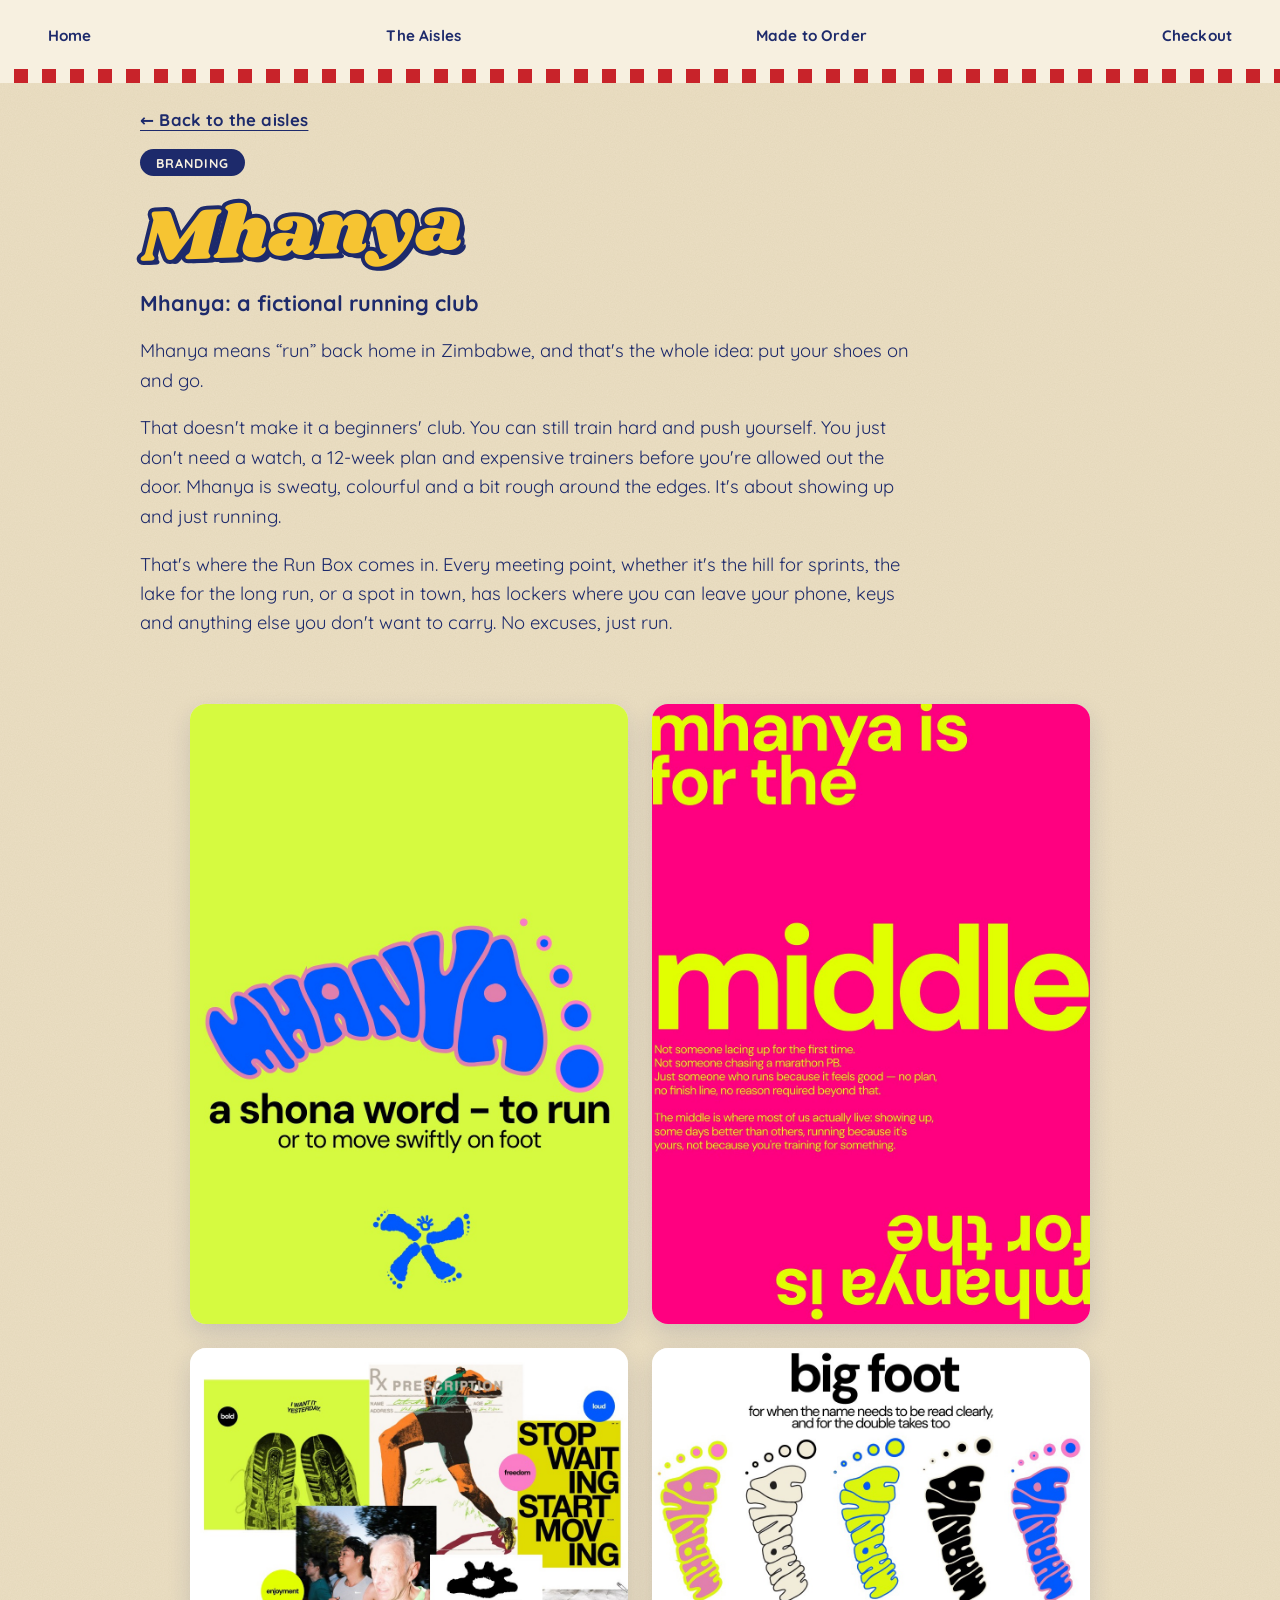
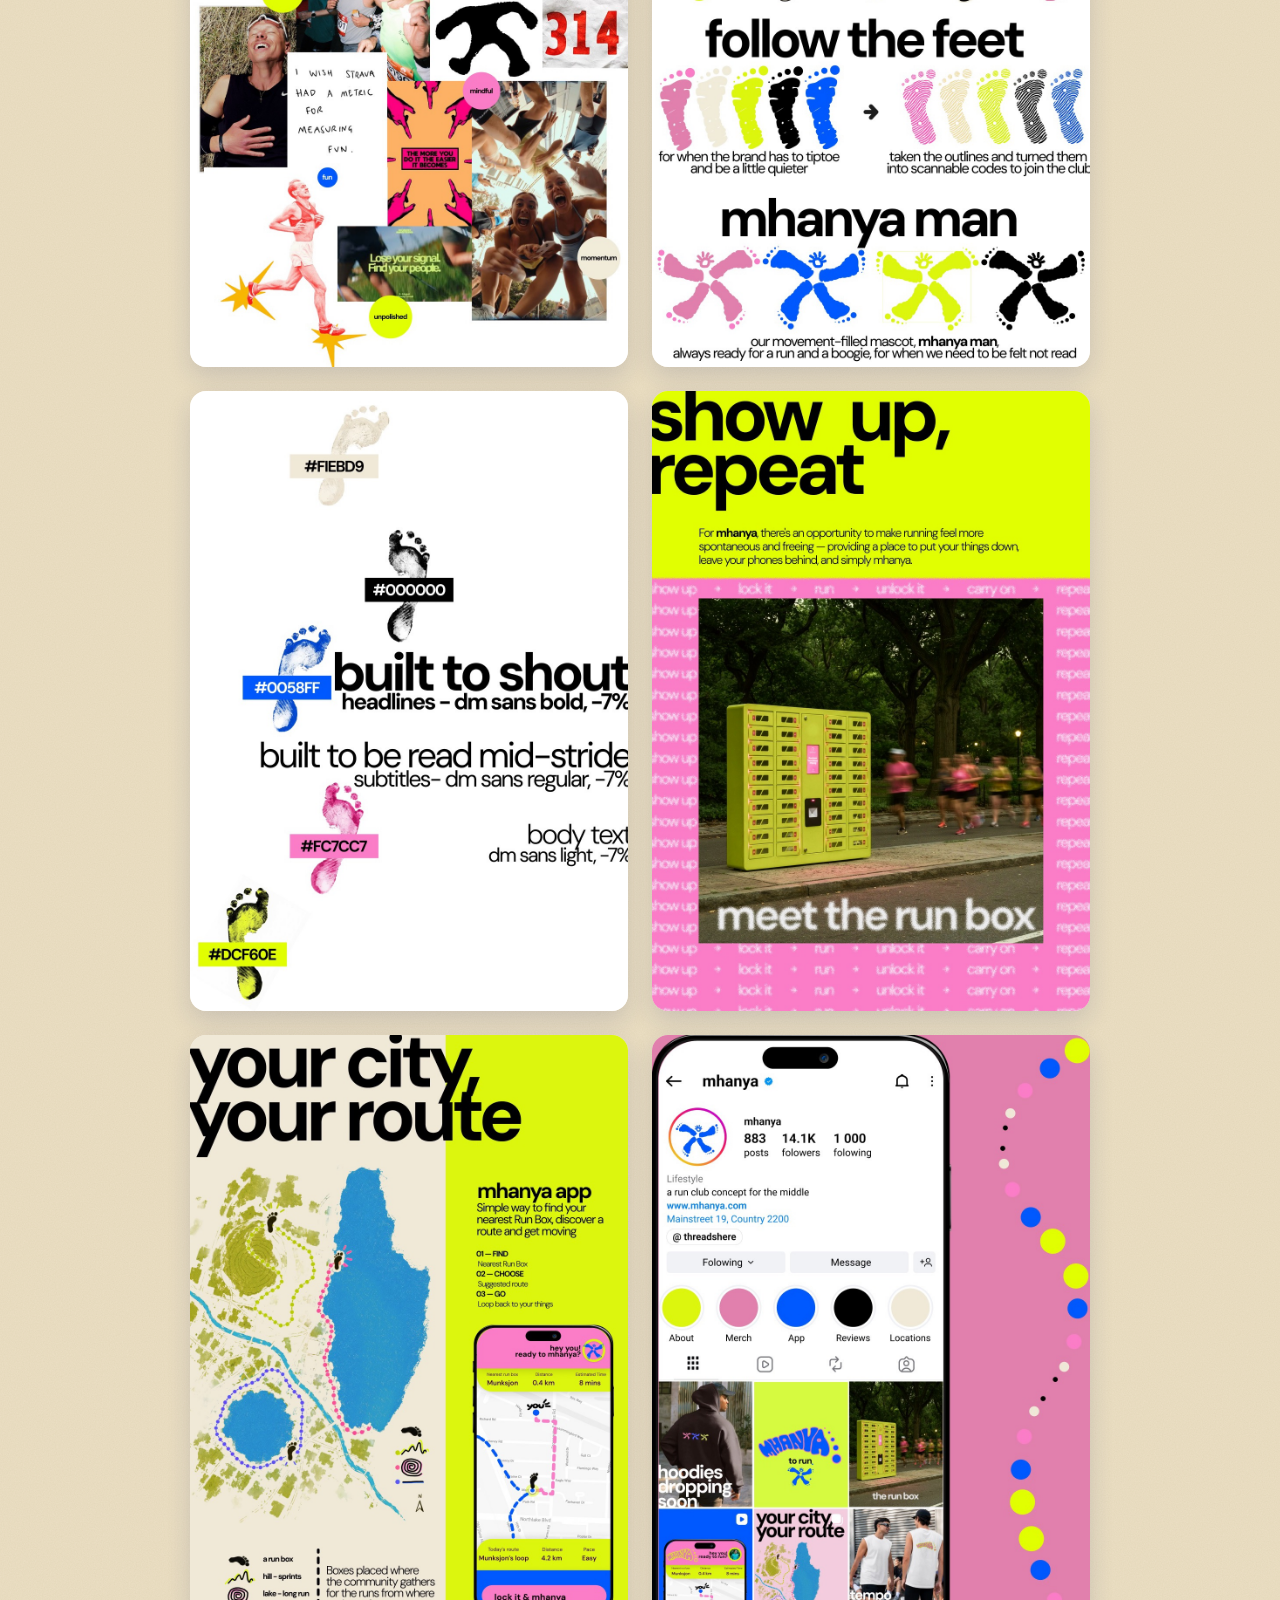
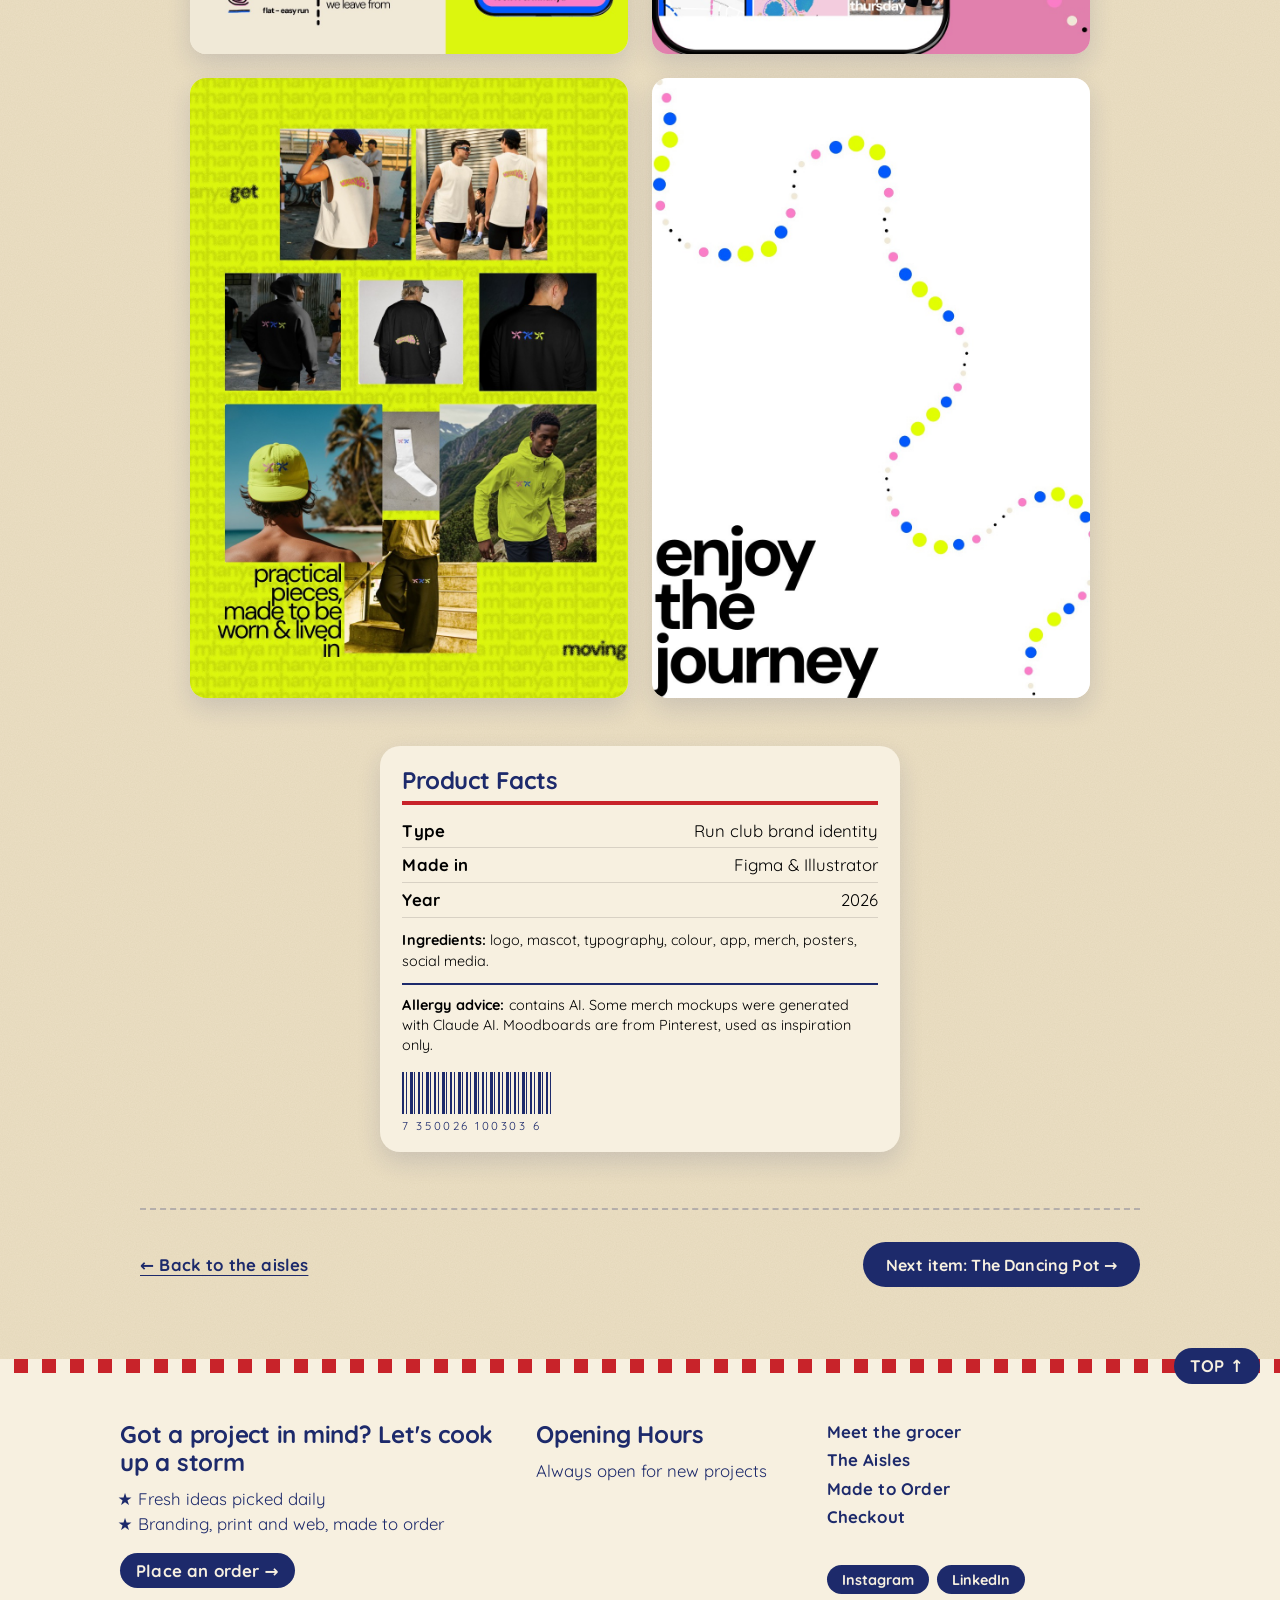
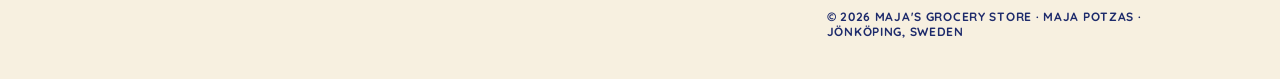
<file: mhanya.html>
<!doctype html>
<html lang="en">
  <head>
    <meta charset="UTF-8" />
    <meta name="viewport" content="width=device-width, initial-scale=1.0" />
    <!-- FIX 10: tab icon + description for Google and shared links -->
    <meta name="description" content="Mhanya: a brand identity for a run club, by Maja Potzas." />
    <link rel="icon" href="images/favicon.svg" type="image/svg+xml" />
    <title>Mhanya | Maja's Grocery Store</title>
    <!-- FIX 27: Quicksand (subtitles + body) from Google Fonts. Noka Black (headings) comes from Adobe Fonts -->
    <link
      href="https://fonts.googleapis.com/css2?family=Quicksand:wght@400;700&family=Shrikhand&display=swap"
      rel="stylesheet"
    />
    <link rel="stylesheet" href="css/style.css" />
    <link rel="stylesheet" href="css/portfolio.css" />
    <!-- FIX 27: yellow + off-white shopfront look, no black borders -->
    <link rel="stylesheet" href="css/shopfront.css" />
    <!-- FIX 29: retro promo-poster look (to go back to the shelves, link css/shelves.css here instead) -->
    <link rel="stylesheet" href="css/poster.css" />
    <!-- FIX 32: one consistent system (fonts, titles, spacing) - loads last -->
    <link rel="stylesheet" href="css/consistency.css" />
    <!-- FIX 33: polish - home menu, package-style aisle cards, receipt, footer -->
    <link rel="stylesheet" href="css/polish.css" />
    <!-- FIX 34: hamburger menu, tidier specials, case study galleries -->
    <link rel="stylesheet" href="css/refinements.css" />
    <!-- FIX 35: Quicksand headings, label above titles, tighter specials, phone menu bar -->
    <link rel="stylesheet" href="css/final-touches.css" />
    <!-- FIX 36: staggered specials, Mhanya 2-up, Mangi website GIF -->
    <link rel="stylesheet" href="css/hand-in.css" />
    <!-- FIX 38: Today's Specials as a checkered grid -->
    <link rel="stylesheet" href="css/specials-grid.css" />
    <!-- FIX 39+: last-call fixes for the hand-in (Pyro video, specials lines, lightbox, aisles) -->
    <link rel="stylesheet" href="css/last-call.css" />
  </head>
  <body>
    <header>
      <nav>
        <!-- FIX 34: menu button for small phones (see js/nav.js) -->
        <button class="menu-toggle" type="button" aria-expanded="false" aria-controls="site-menu">
          <span class="menu-toggle-bars" aria-hidden="true"></span>
          <span class="menu-toggle-label">Menu</span>
        </button>
        <ul id="site-menu">
          <!-- FIX 27: grocery shop names for the pages -->
          <li><a href="index.html">Home</a></li>
          <li><a href="products.html">The Aisles</a></li>
          <li><a href="services.html">Made to Order</a></li>
          <li><a href="contact.html">Checkout</a></li>
        </ul>
      </nav>
    </header>

    <main class="project-page">
      <a href="products.html" class="back-link">← Back to the aisles</a>

      <section class="project-intro">
        <div>
          <p class="aisle-tag">Branding</p>
          <!-- FIX 59: just the name; the line underneath says what it is -->
          <h1>Mhanya</h1>
          <!-- FIX 56: Maja's own summary and description, one paragraph per line break -->
          <!-- FIX 71: "fictional", to match the brief -->
          <p class="project-subtitle">Mhanya: a fictional running club</p>
          <p class="project-desc">
            Mhanya means “run” back home in Zimbabwe, and that's the whole
            idea: put your shoes on and go.
          </p>
          <p class="project-desc">
            That doesn't make it a beginners' club. You can still train hard
            and push yourself. You just don't need a watch, a 12-week plan and
            expensive trainers before you're allowed out the door. Mhanya is
            sweaty, colourful and a bit rough around the edges. It's about
            showing up and just running.
          </p>
          <p class="project-desc">
            That's where the Run Box comes in. Every meeting point, whether
            it's the hill for sprints, the lake for the long run, or a spot in
            town, has lockers where you can leave your phone, keys and anything
            else you don't want to carry. No excuses, just run.
          </p>
        </div>
      </section>

      <!-- FIX 4: loading="lazy" means images only load as you scroll near them -->
      <!-- FIX 34: same order as the Figma file (spreads collage removed) -->
      <section class="project-gallery gallery--posters">
        <button class="gallery-item" type="button">
          <img loading="lazy" src="images/projects/mhanya/01-cover.jpg" alt="Mhanya: a Shona word, to run" />
        </button>
        <button class="gallery-item" type="button">
          <img loading="lazy" src="images/projects/mhanya/05-middle.jpg" alt="Mhanya is for the middle poster" />
        </button>
        <button class="gallery-item" type="button">
          <img loading="lazy" src="images/projects/mhanya/08-moodboard.jpg" alt="Mhanya moodboard collage" />
        </button>
        <button class="gallery-item" type="button">
          <img loading="lazy" src="images/projects/mhanya/02-big-foot.jpg" alt="Big foot logo and the Mhanya man mascot" />
        </button>
        <button class="gallery-item" type="button">
          <img loading="lazy" src="images/projects/mhanya/06-typography.jpg" alt="Typography and colour palette" />
        </button>
        <button class="gallery-item" type="button">
          <img loading="lazy" src="images/projects/mhanya/09-run-box.jpg" alt="Show up, repeat: meet the run box" />
        </button>
        <button class="gallery-item" type="button">
          <img loading="lazy" src="images/projects/mhanya/03-your-city.jpg" alt="Your city, your route: the Mhanya app" />
        </button>
        <button class="gallery-item" type="button">
          <img loading="lazy" src="images/projects/mhanya/10-instagram.jpg" alt="Mhanya Instagram profile mockup" />
        </button>
        <button class="gallery-item" type="button">
          <img loading="lazy" src="images/projects/mhanya/07-merch.jpg" alt="Mhanya merch" />
        </button>
        <button class="gallery-item" type="button">
          <img loading="lazy" src="images/projects/mhanya/04-enjoy-the-journey.jpg" alt="Enjoy the journey dotted route poster" />
        </button>
      </section>
      <!-- FIX 48: Product Facts moved to the bottom, so the description has the whole width -->
      <aside class="nutrition-label">
        <h2>Product Facts</h2>
        <dl>
          <div class="fact"><dt>Type</dt><dd>Run club brand identity</dd></div>
          <div class="fact"><dt>Made in</dt><dd>Figma &amp; Illustrator</dd></div>
          <div class="fact"><dt>Year</dt><dd>2026</dd></div>
        </dl>
        <p class="ingredients">
          <strong>Ingredients:</strong> logo, mascot, typography, colour,
          app, merch, posters, social media.
        </p>
        <!-- FIX 56: what was used, written like the allergy line on a food label -->
        <p class="allergy-advice">
          <strong>Allergy advice:</strong> contains AI. Some merch mockups were
          generated with Claude AI. Moodboards are from Pinterest, used as
          inspiration only.
        </p>
        <!-- FIX 33: barcode, like the back of a real package -->
        <div class="facts-barcode" aria-hidden="true">
          <span class="bars"></span>
          <span class="barcode-number">7 350026 100303 6</span>
        </div>
      </aside>

      <!-- FIX 5: next item link so a project page is not a dead end -->
      <nav class="next-item" aria-label="More projects">
        <a href="products.html" class="back-link">← Back to the aisles</a>
        <!-- FIX 47: newest work first, The Dancing Pot after Mhanya -->
        <a href="dancing-pot.html" class="next-link">Next item: The Dancing Pot →</a>
      </nav>
    </main>

    <dialog class="lightbox" id="lightbox">
      <button class="lightbox-close" type="button" aria-label="Close">✕</button>
      <!-- FIX 6: arrows to flick through the images without closing -->
      <button class="lightbox-arrow lightbox-prev" type="button" aria-label="Previous image">←</button>
      <img alt="" />
      <button class="lightbox-arrow lightbox-next" type="button" aria-label="Next image">→</button>
      <p class="lightbox-count"></p>
    </dialog>

    <footer class="footer">
      <div class="footer-left">
        <div class="footer-content-wrapper">
          <div class="newsletter-group">
            <!-- FIX 63: "cook up a storm" fits the food theme better than "get in the groove" -->
            <h3 class="display-font">Got a project in mind? Let's cook up a storm</h3>
            <ul class="groovy-list">
              <li>Fresh ideas picked daily</li>
              <!-- FIX 64: matches the services on Made to Order -->
              <li>Branding, print and web, made to order</li>
            </ul>
            <a href="contact.html" class="footer-cta">Place an order →</a>
          </div>

          <div class="hours-group">
            <h4 class="display-font">Opening Hours</h4>
            <p>Always open for new projects</p>
          </div>
        </div>
      </div>

      <div class="footer-right">
        <!-- FIX 7: social icons hidden until they have real links.
             To show them: put your profile links in the href="" below, then delete this comment line and the closing one.
        <p class="display-font">
          You don't look like a follower, but just in case...
        </p>

        <div class="footer-icons">
          <a href=""><img src="images/Instagram-logo.png" alt="Instagram" /></a>
          <a href=""><img src="images/tiktok-logo-png.webp" alt="TikTok" /></a>
        </div>
        -->

        <!-- FIX 15: footer links, including the about page -->
        <ul class="footer-links">
          <li><a href="about.html">Meet the grocer</a></li>
          <li><a href="products.html">The Aisles</a></li>
          <li><a href="services.html">Made to Order</a></li>
          <li><a href="contact.html">Checkout</a></li>
        </ul>

        <!-- FIX 49: social media. Paste your profile link between the "" after href=
             (e.g. href="https://www.instagram.com/yourname/"). A link only shows once it has an address. -->
        <ul class="footer-social">
          <!-- FIX 61: Maja's Instagram and LinkedIn (Facebook stays hidden until it has a link) -->
          <li><a href="https://www.instagram.com/majapotzasstudio/" target="_blank" rel="noopener">Instagram</a></li>
          <li><a href="https://www.linkedin.com/in/majapotzas" target="_blank" rel="noopener">LinkedIn</a></li>
          <li><a href="" target="_blank" rel="noopener">Facebook</a></li>
        </ul>

        <small class="copyright">&copy; 2026 MAJA'S GROCERY STORE · MAJA POTZAS · JÖNKÖPING, SWEDEN</small>
      </div>

      <a href="#" class="back-to-top">TOP ↑</a>
    </footer>
    <script src="js/lightbox.js"></script>
    <script src="js/nav.js"></script>
  </body>
</html>
</file>
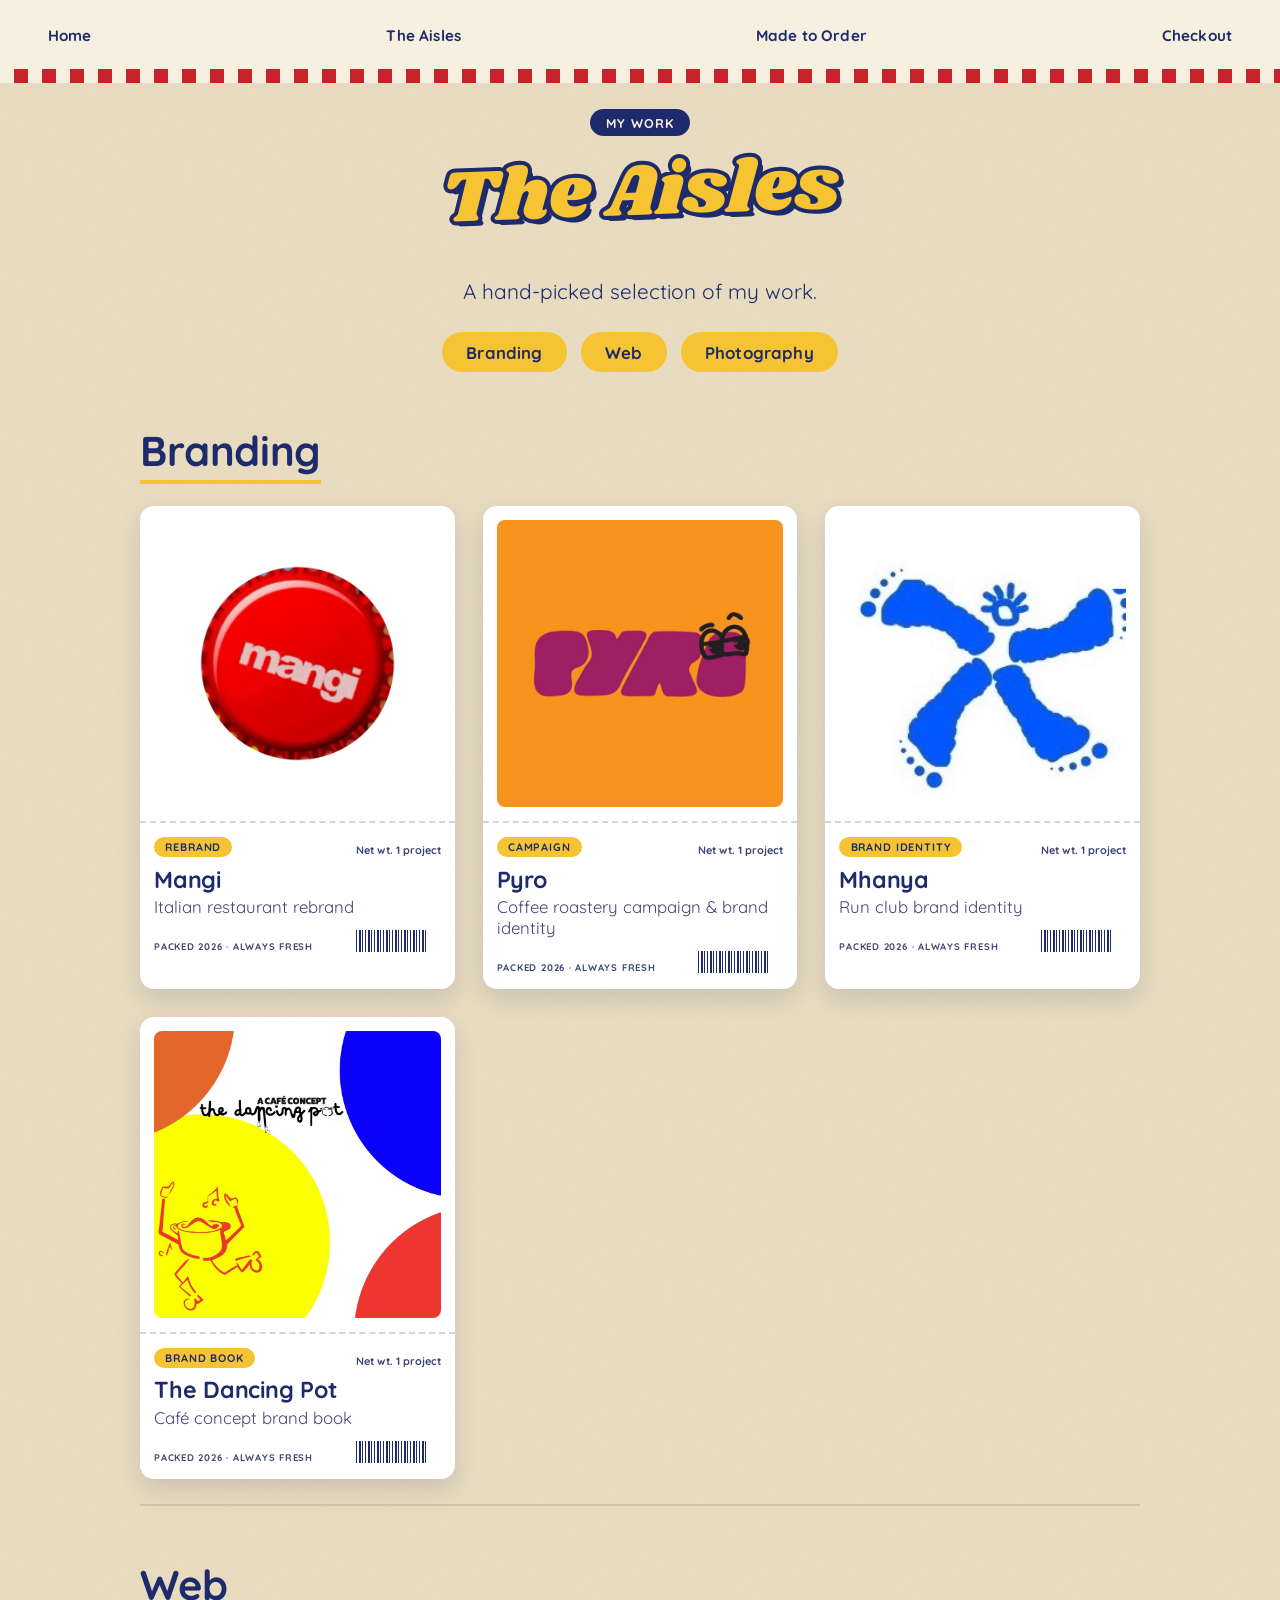
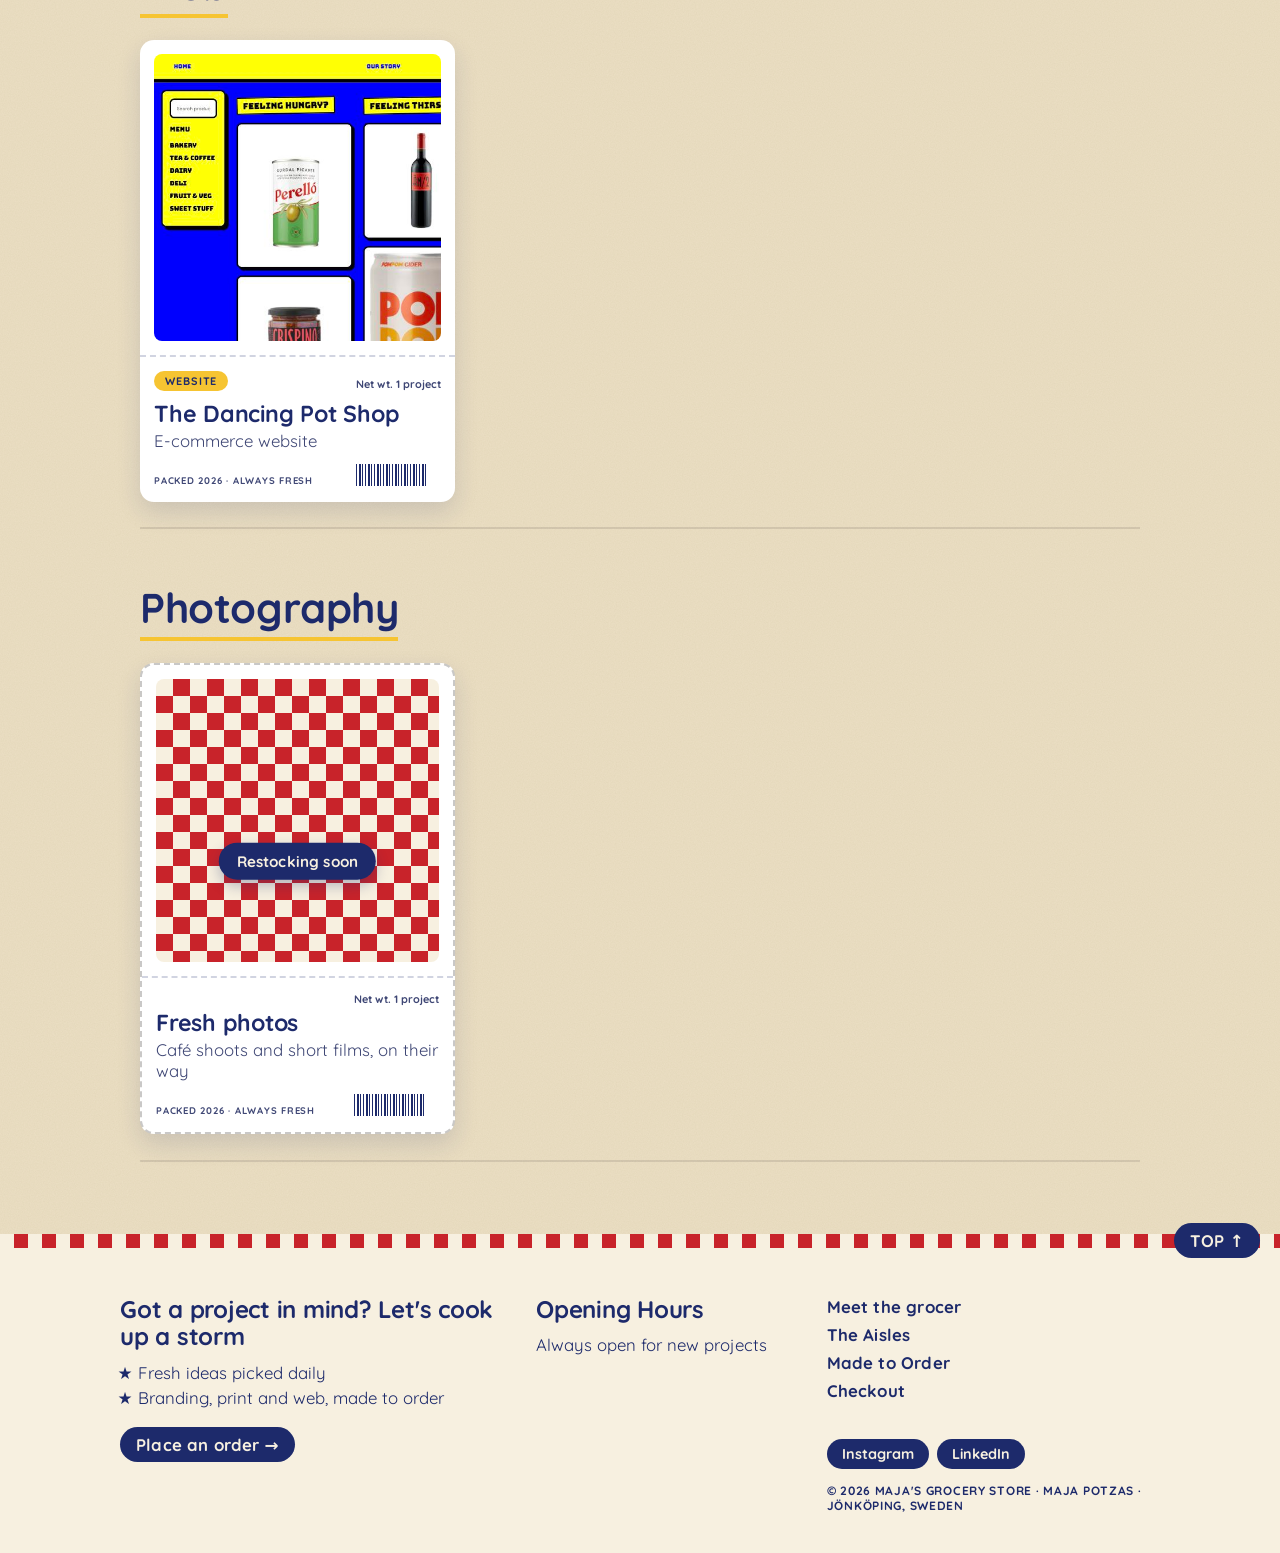
<file: products.html>
<!doctype html>
<html lang="en">
  <head>
    <meta charset="UTF-8" />
    <meta name="viewport" content="width=device-width, initial-scale=1.0" />
    <meta name="description" content="Browse Maja Potzas's design work: branding, print and editorial, web and digital art." />
    <link rel="icon" href="images/favicon.svg" type="image/svg+xml" />
    <title>The Aisles | Maja's Grocery Store</title>
    <!-- FIX 27: Quicksand (subtitles + body) from Google Fonts. Noka Black (headings) comes from Adobe Fonts -->
    <link
      href="https://fonts.googleapis.com/css2?family=Quicksand:wght@400;700&family=Shrikhand&display=swap"
      rel="stylesheet"
    />
    <link rel="stylesheet" href="css/style.css" />
    <link rel="stylesheet" href="css/products-style.css" />
    <link rel="stylesheet" href="css/portfolio.css" />
    <!-- FIX 27: yellow + off-white shopfront look, no black borders -->
    <link rel="stylesheet" href="css/shopfront.css" />
    <!-- FIX 29: retro promo-poster look (to go back to the shelves, link css/shelves.css here instead) -->
    <link rel="stylesheet" href="css/poster.css" />
    <!-- FIX 32: one consistent system (fonts, titles, spacing) - loads last -->
    <link rel="stylesheet" href="css/consistency.css" />
    <!-- FIX 33: polish - home menu, package-style aisle cards, receipt, footer -->
    <link rel="stylesheet" href="css/polish.css" />
    <!-- FIX 34: hamburger menu, tidier specials, case study galleries -->
    <link rel="stylesheet" href="css/refinements.css" />
    <!-- FIX 35: Quicksand headings, label above titles, tighter specials, phone menu bar -->
    <link rel="stylesheet" href="css/final-touches.css" />
    <!-- FIX 36: staggered specials, Mhanya 2-up, Mangi website GIF -->
    <link rel="stylesheet" href="css/hand-in.css" />
    <!-- FIX 38: Today's Specials as a checkered grid -->
    <link rel="stylesheet" href="css/specials-grid.css" />
    <!-- FIX 39+: last-call fixes for the hand-in (Pyro video, specials lines, lightbox, aisles) -->
    <link rel="stylesheet" href="css/last-call.css" />
  </head>
  <body class="shop-floor">
    <header>
      <nav>
        <!-- FIX 34: menu button for small phones (see js/nav.js) -->
        <button class="menu-toggle" type="button" aria-expanded="false" aria-controls="site-menu">
          <span class="menu-toggle-bars" aria-hidden="true"></span>
          <span class="menu-toggle-label">Menu</span>
        </button>
        <ul id="site-menu">
          <!-- FIX 27: grocery shop names for the pages -->
          <li><a href="index.html">Home</a></li>
          <li><a href="products.html">The Aisles</a></li>
          <li><a href="services.html">Made to Order</a></li>
          <li><a href="contact.html">Checkout</a></li>
        </ul>
      </nav>
    </header>

    <!-- FIX 18: The Aisles, with plain aisle names, so it's easy to find things -->
    <main class="aisle-page">
      <section class="aisle-intro">
        <!-- FIX 75: "My work" in the small label, "The Aisles" as the big title -->
        <p class="aisle-tag">My work</p>
        <h1>The Aisles</h1>
        <p class="project-desc">A hand-picked selection of my work.</p>
        <ul class="shelf-links">
          <li><a href="#branding">Branding</a></li>
          <li><a href="#web">Web</a></li>
          <li><a href="#photography">Photography</a></li>
        </ul>
      </section>

      <section class="shelf" id="branding">
        <h2 class="shelf-title">Branding</h2>
        <div class="product-grid">
          <a href="mangi.html" class="product-card grocery-card" data-badge="Top 1">
            <!-- FIX 72: just the logo -->
            <img loading="lazy" src="images/projects/mangi/card-logo.jpg" alt="Mangi bottle cap logo" />
            <span class="plank" aria-hidden="true"></span>
            <div class="card-label shelf-label">
              <span class="price-tag">Rebrand</span>
              <h3>Mangi</h3>
              <p>Italian restaurant rebrand</p>
              <span class="card-cta">View item →</span>
              <span class="label-small">Packed 2026 · always fresh</span>
              <span class="barcode" aria-hidden="true"></span>
            </div>
          </a>

          <!-- FIX 47: newest work first; The Dancing Pot goes last -->
          <!-- FIX 39: Pyro is in stock -->
          <a href="pyro.html" class="product-card grocery-card" data-badge="New!">
            <!-- FIX 72: just the logo -->
            <img loading="lazy" src="images/projects/pyro/card-logo.jpg" alt="Pyro logo" />
            <span class="plank" aria-hidden="true"></span>
            <div class="card-label shelf-label">
              <span class="price-tag">Campaign</span>
              <h3>Pyro</h3>
              <p>Coffee roastery campaign &amp; brand identity</p>
              <span class="card-cta">View item →</span>
              <span class="label-small">Packed 2026 · always fresh</span>
              <span class="barcode" aria-hidden="true"></span>
            </div>
          </a>

          <a href="mhanya.html" class="product-card grocery-card" data-badge="Hot!">
            <!-- FIX 72: just the logo -->
            <!-- FIX 74: same Mhanya logo as the front page -->
            <img loading="lazy" src="images/projects/mhanya/logo-man.jpg" alt="Mhanya man mascot" />
            <span class="plank" aria-hidden="true"></span>
            <div class="card-label shelf-label">
              <span class="price-tag">Brand identity</span>
              <h3>Mhanya</h3>
              <p>Run club brand identity</p>
              <span class="card-cta">View item →</span>
              <span class="label-small">Packed 2026 · always fresh</span>
              <span class="barcode" aria-hidden="true"></span>
            </div>
          </a>

          <a href="dancing-pot.html" class="product-card grocery-card" data-badge="Best!">
            <img loading="lazy" src="images/projects/dancing-pot/02.jpg" alt="The Dancing Pot" class="cover-left" />
            <span class="plank" aria-hidden="true"></span>
            <div class="card-label shelf-label">
              <span class="price-tag">Brand book</span>
              <h3>The Dancing Pot</h3>
              <p>Café concept brand book</p>
              <span class="card-cta">View item →</span>
              <span class="label-small">Packed 2026 · always fresh</span>
              <span class="barcode" aria-hidden="true"></span>
            </div>
          </a>
        </div>
      </section>

      <section class="shelf" id="web">
        <h2 class="shelf-title">Web</h2>
        <div class="product-grid">
          <a href="dancing-pot-shop.html" class="product-card grocery-card" data-badge="New!">
            <img loading="lazy" src="images/projects/dancing-pot-shop/desktop-shop.jpg" alt="The Dancing Pot Shop" class="cover-left" />
            <span class="plank" aria-hidden="true"></span>
            <div class="card-label shelf-label">
              <span class="price-tag">Website</span>
              <h3>The Dancing Pot Shop</h3>
              <p>E-commerce website</p>
              <span class="card-cta">View item →</span>
              <span class="label-small">Packed 2026 · always fresh</span>
              <span class="barcode" aria-hidden="true"></span>
            </div>
          </a>
        </div>
      </section>

      <!-- FIX 23: photography aisle, restocking soon (the series are saved in maja-portfolio-saved-for-later) -->
      <section class="shelf" id="photography">
        <h2 class="shelf-title">Photography</h2>
        <div class="product-grid">
          <div class="product-card grocery-card sold-out" data-badge="Soon!">
            <div class="coming-soon-img" aria-hidden="true">📷</div>
            <span class="restock-stamp">Restocking soon</span>
            <span class="plank" aria-hidden="true"></span>
            <div class="card-label shelf-label">
              <h3>Fresh photos</h3>
              <p>Café shoots and short films, on their way</p>
              <span class="label-small">Packed 2026 · always fresh</span>
              <span class="barcode" aria-hidden="true"></span>
            </div>
          </div>
        </div>
      </section>

    </main>

    <footer class="footer">
      <div class="footer-left">
        <div class="footer-content-wrapper">
          <div class="newsletter-group">
            <!-- FIX 63: "cook up a storm" fits the food theme better than "get in the groove" -->
            <h3 class="display-font">Got a project in mind? Let's cook up a storm</h3>
            <ul class="groovy-list">
              <li>Fresh ideas picked daily</li>
              <!-- FIX 64: matches the services on Made to Order -->
              <li>Branding, print and web, made to order</li>
            </ul>
            <a href="contact.html" class="footer-cta">Place an order →</a>
          </div>

          <div class="hours-group">
            <h4 class="display-font">Opening Hours</h4>
            <p>Always open for new projects</p>
          </div>
        </div>
      </div>

      <div class="footer-right">
        <!-- FIX 7: social icons hidden until they have real links.
             To show them: put your profile links in the href="" below, then delete this comment line and the closing one.
        <p class="display-font">
          You don't look like a follower, but just in case...
        </p>

        <div class="footer-icons">
          <a href=""><img src="images/Instagram-logo.png" alt="Instagram" /></a>
          <a href=""><img src="images/tiktok-logo-png.webp" alt="TikTok" /></a>
        </div>
        -->

        <!-- FIX 15: footer links, including the about page -->
        <ul class="footer-links">
          <li><a href="about.html">Meet the grocer</a></li>
          <li><a href="products.html">The Aisles</a></li>
          <li><a href="services.html">Made to Order</a></li>
          <li><a href="contact.html">Checkout</a></li>
        </ul>

        <!-- FIX 49: social media. Paste your profile link between the "" after href=
             (e.g. href="https://www.instagram.com/yourname/"). A link only shows once it has an address. -->
        <ul class="footer-social">
          <!-- FIX 61: Maja's Instagram and LinkedIn (Facebook stays hidden until it has a link) -->
          <li><a href="https://www.instagram.com/majapotzasstudio/" target="_blank" rel="noopener">Instagram</a></li>
          <li><a href="https://www.linkedin.com/in/majapotzas" target="_blank" rel="noopener">LinkedIn</a></li>
          <li><a href="" target="_blank" rel="noopener">Facebook</a></li>
        </ul>

        <small class="copyright">&copy; 2026 MAJA'S GROCERY STORE · MAJA POTZAS · JÖNKÖPING, SWEDEN</small>
      </div>

      <a href="#" class="back-to-top">TOP ↑</a>
    </footer>

    <script src="js/nav.js"></script>
  </body>
</html>
</file>
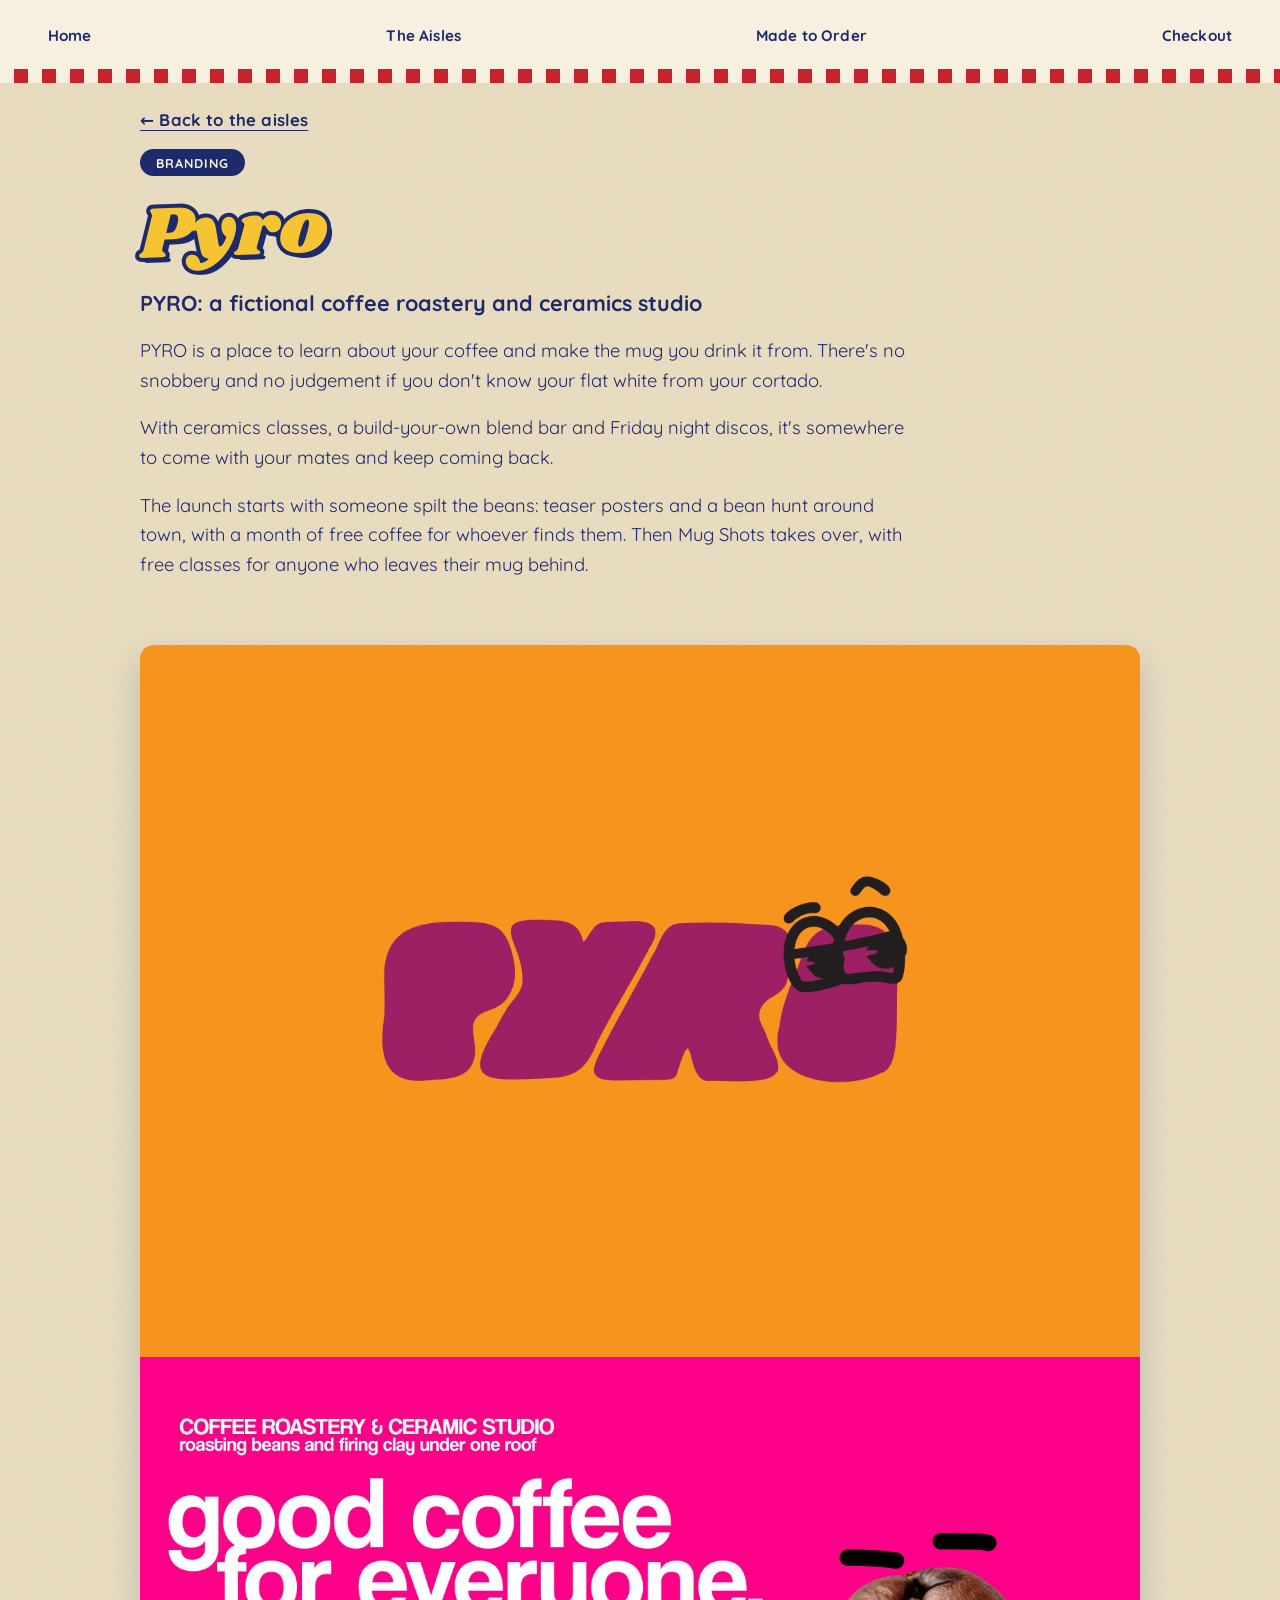
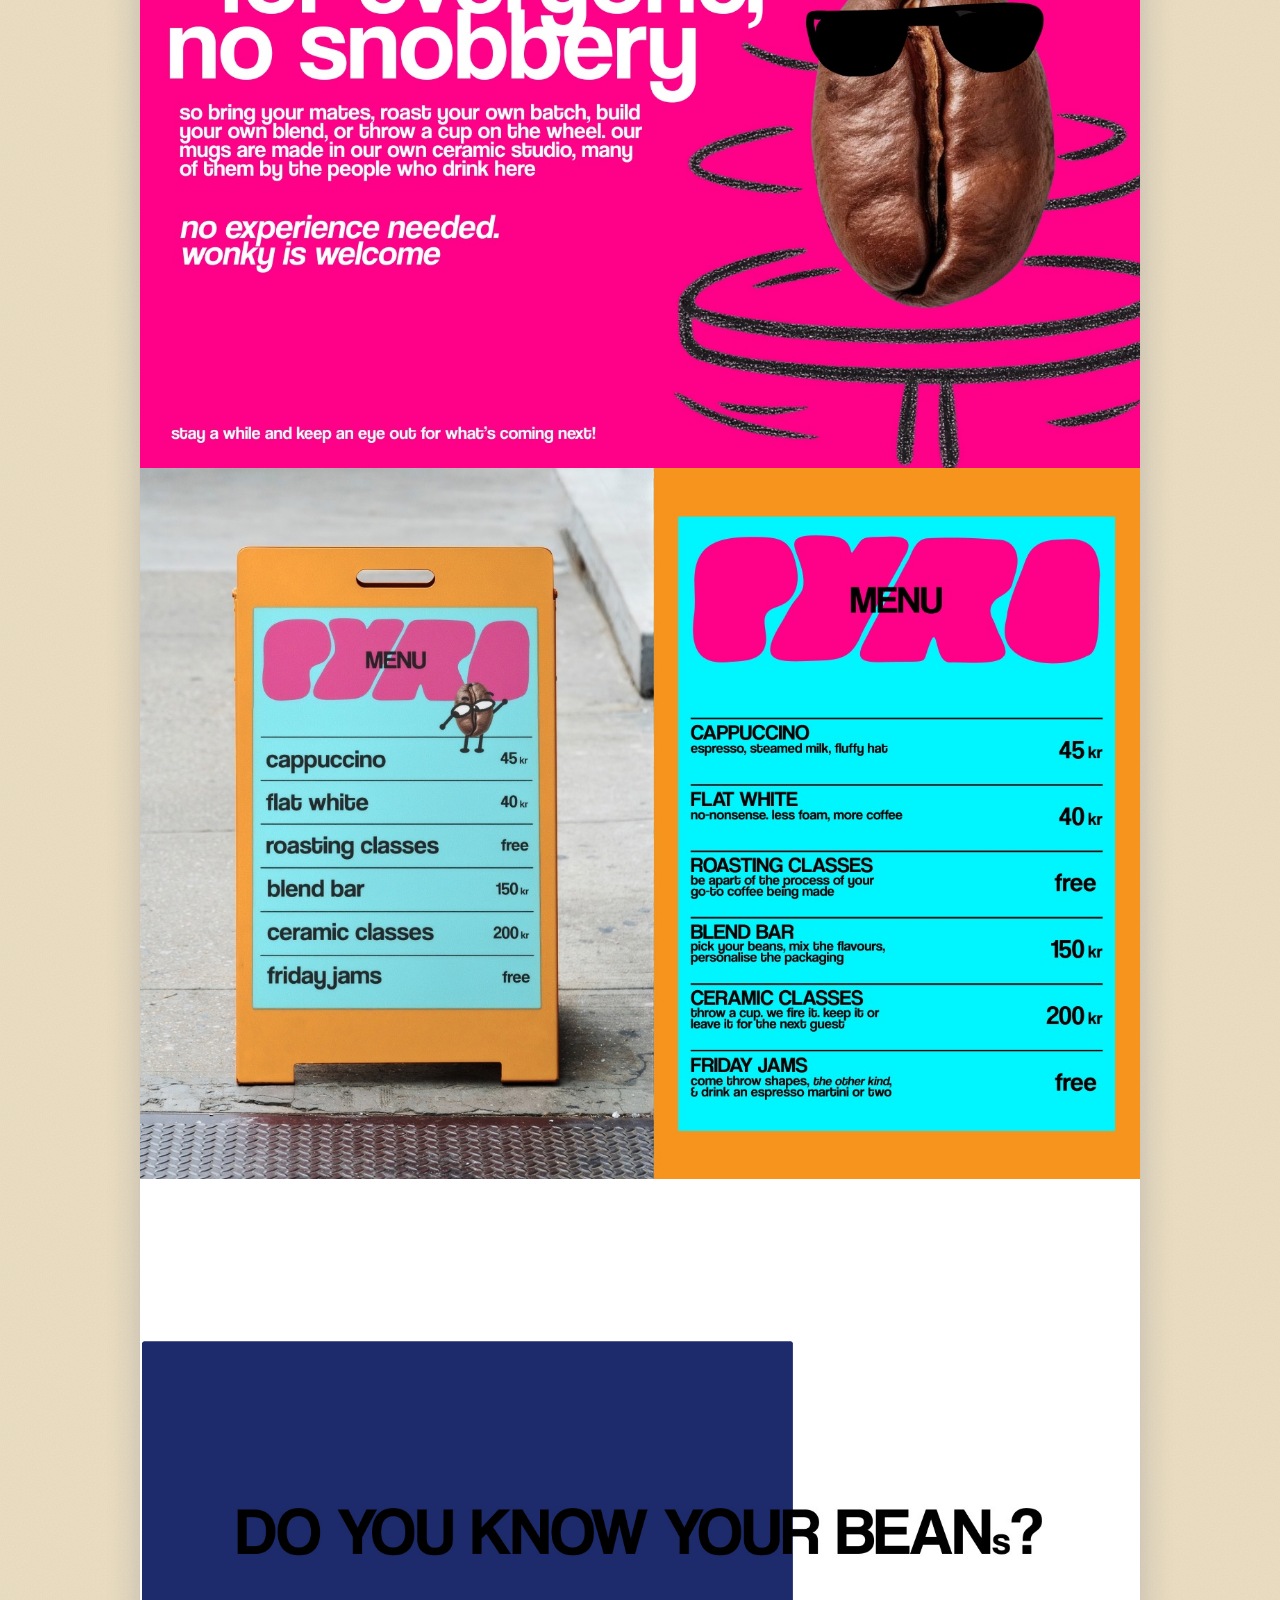
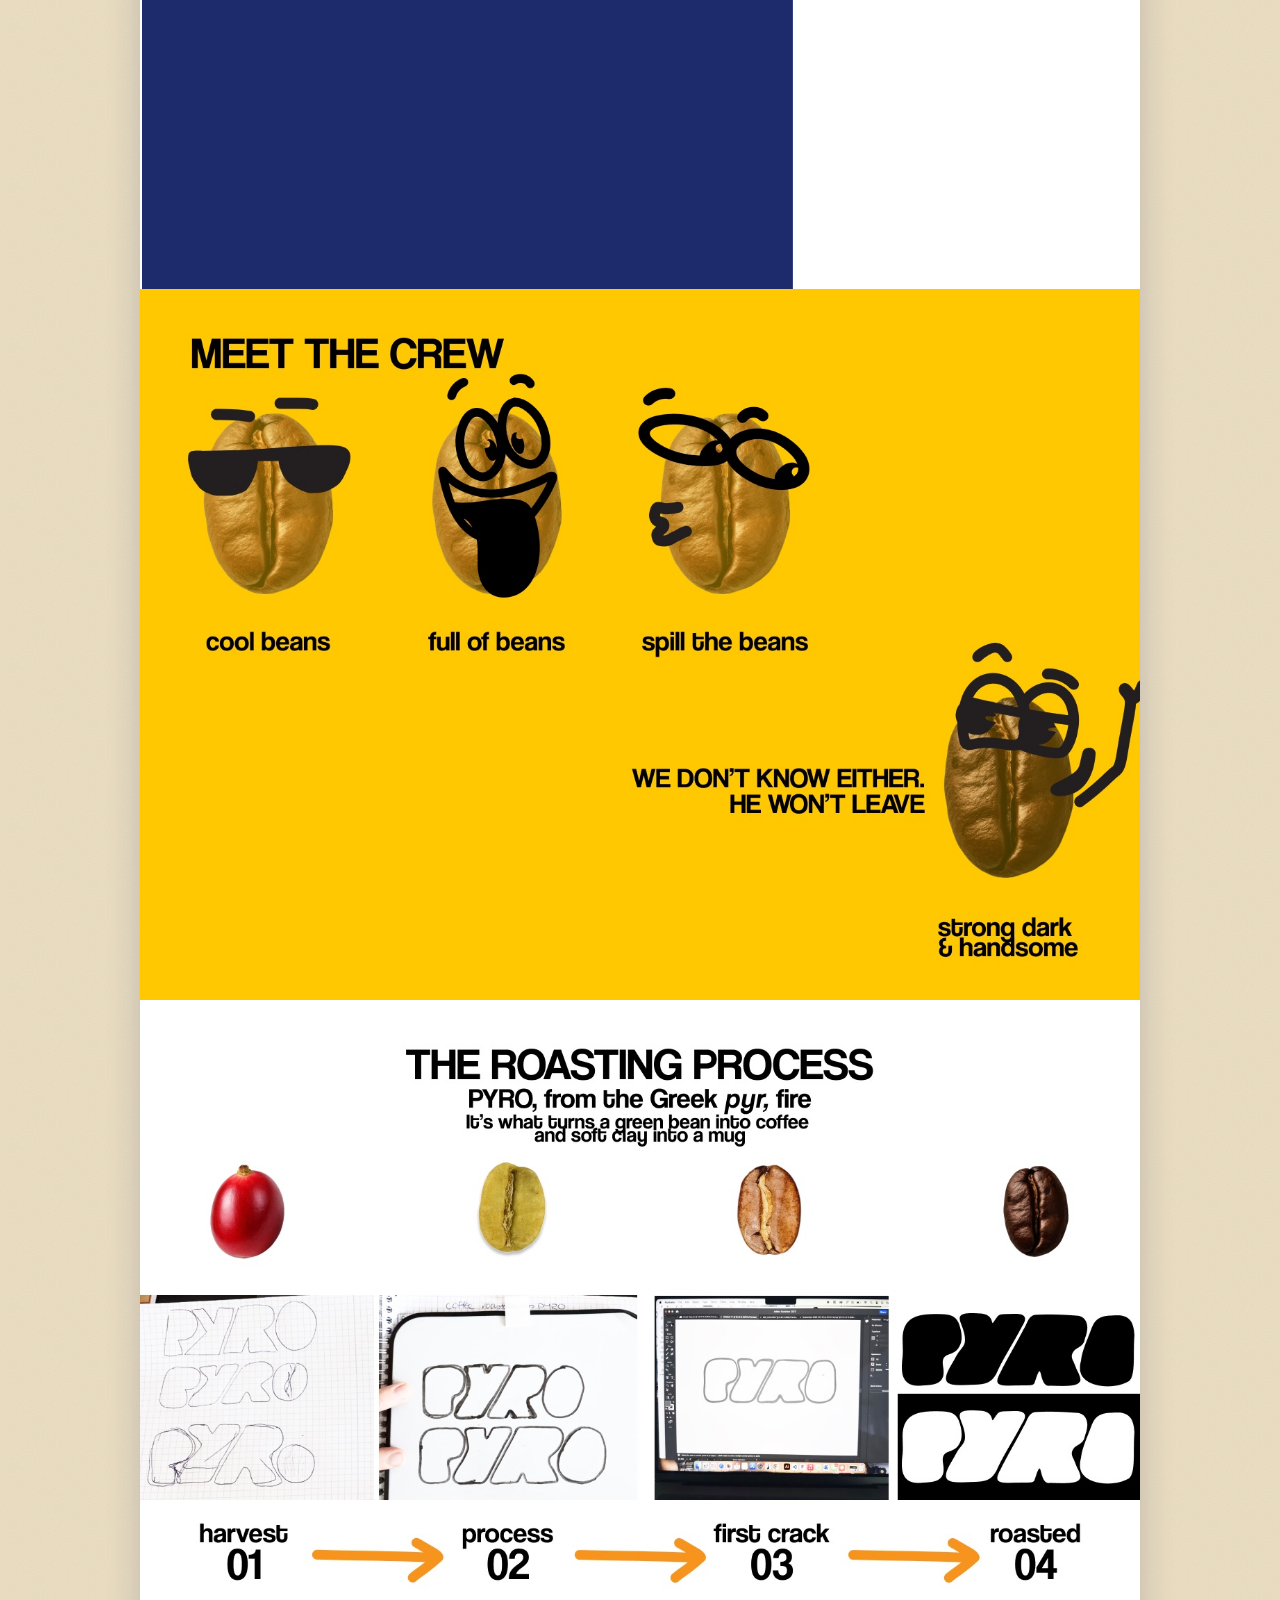
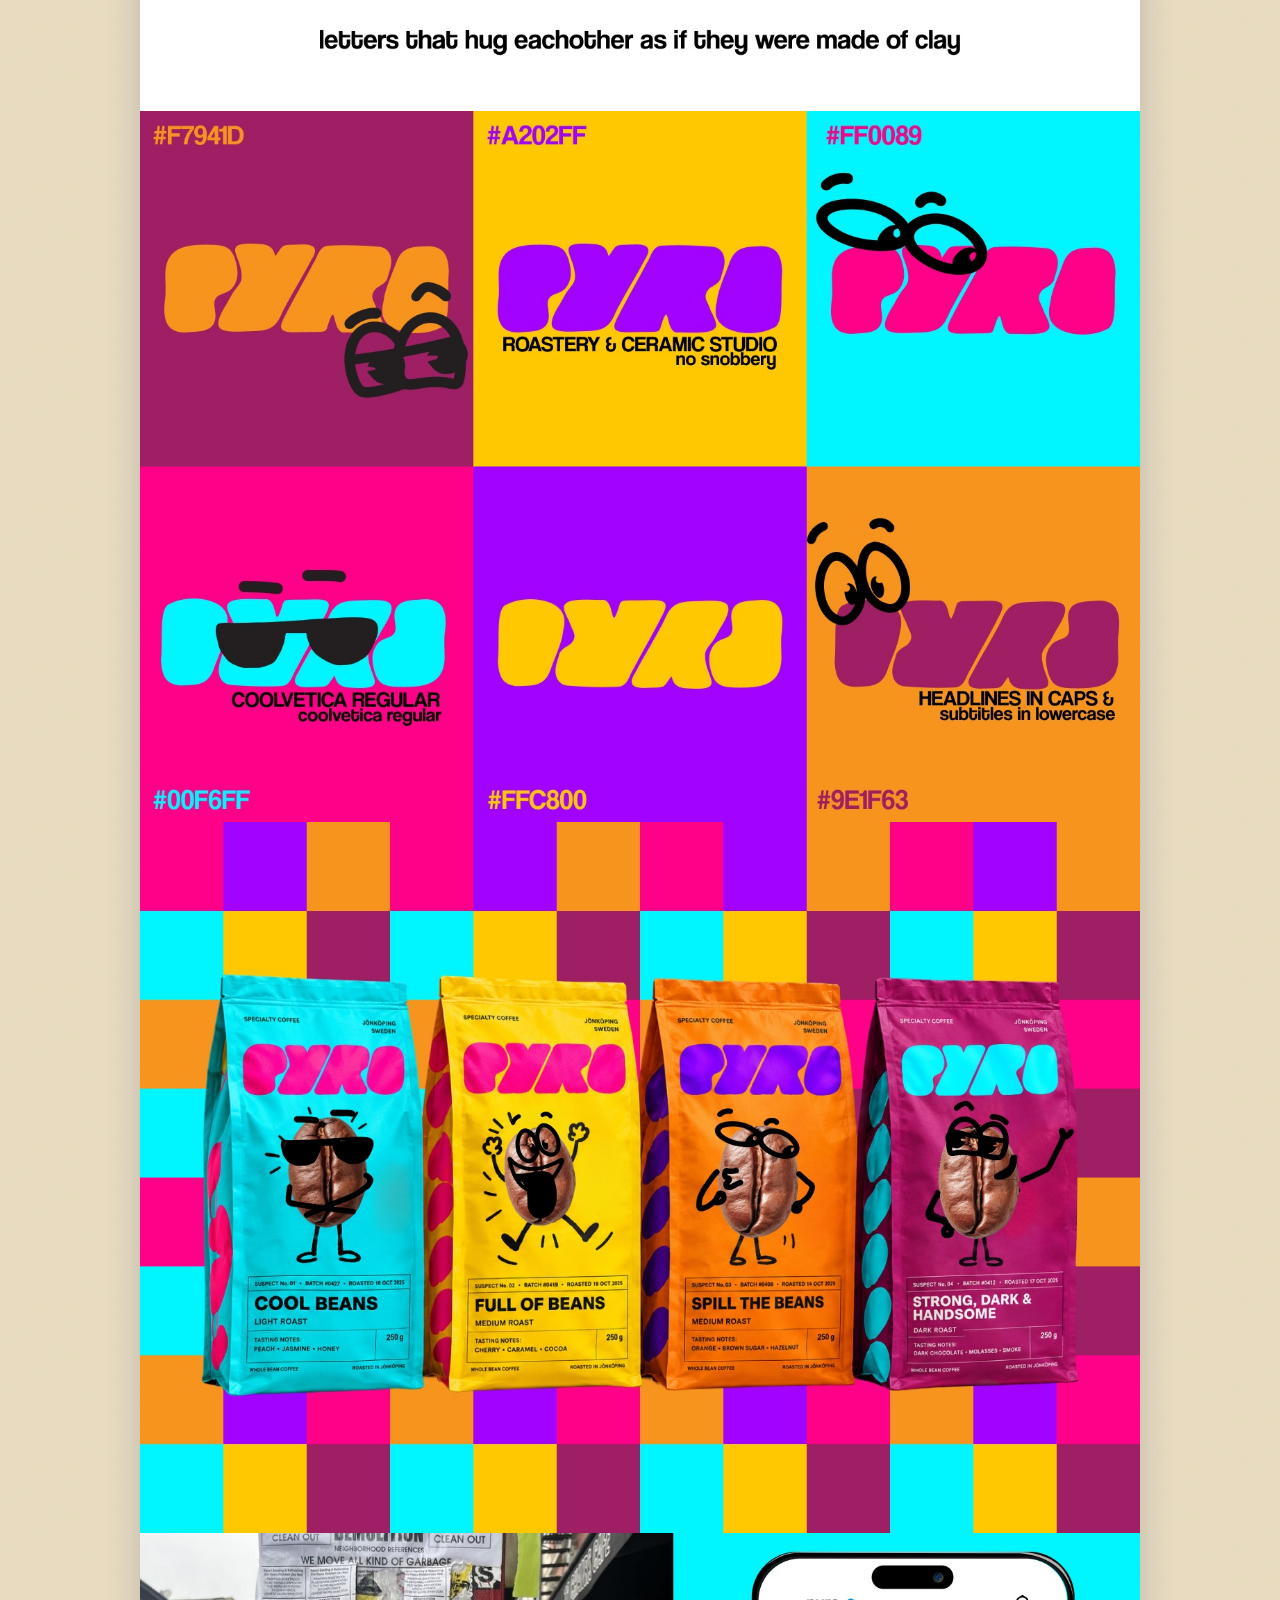
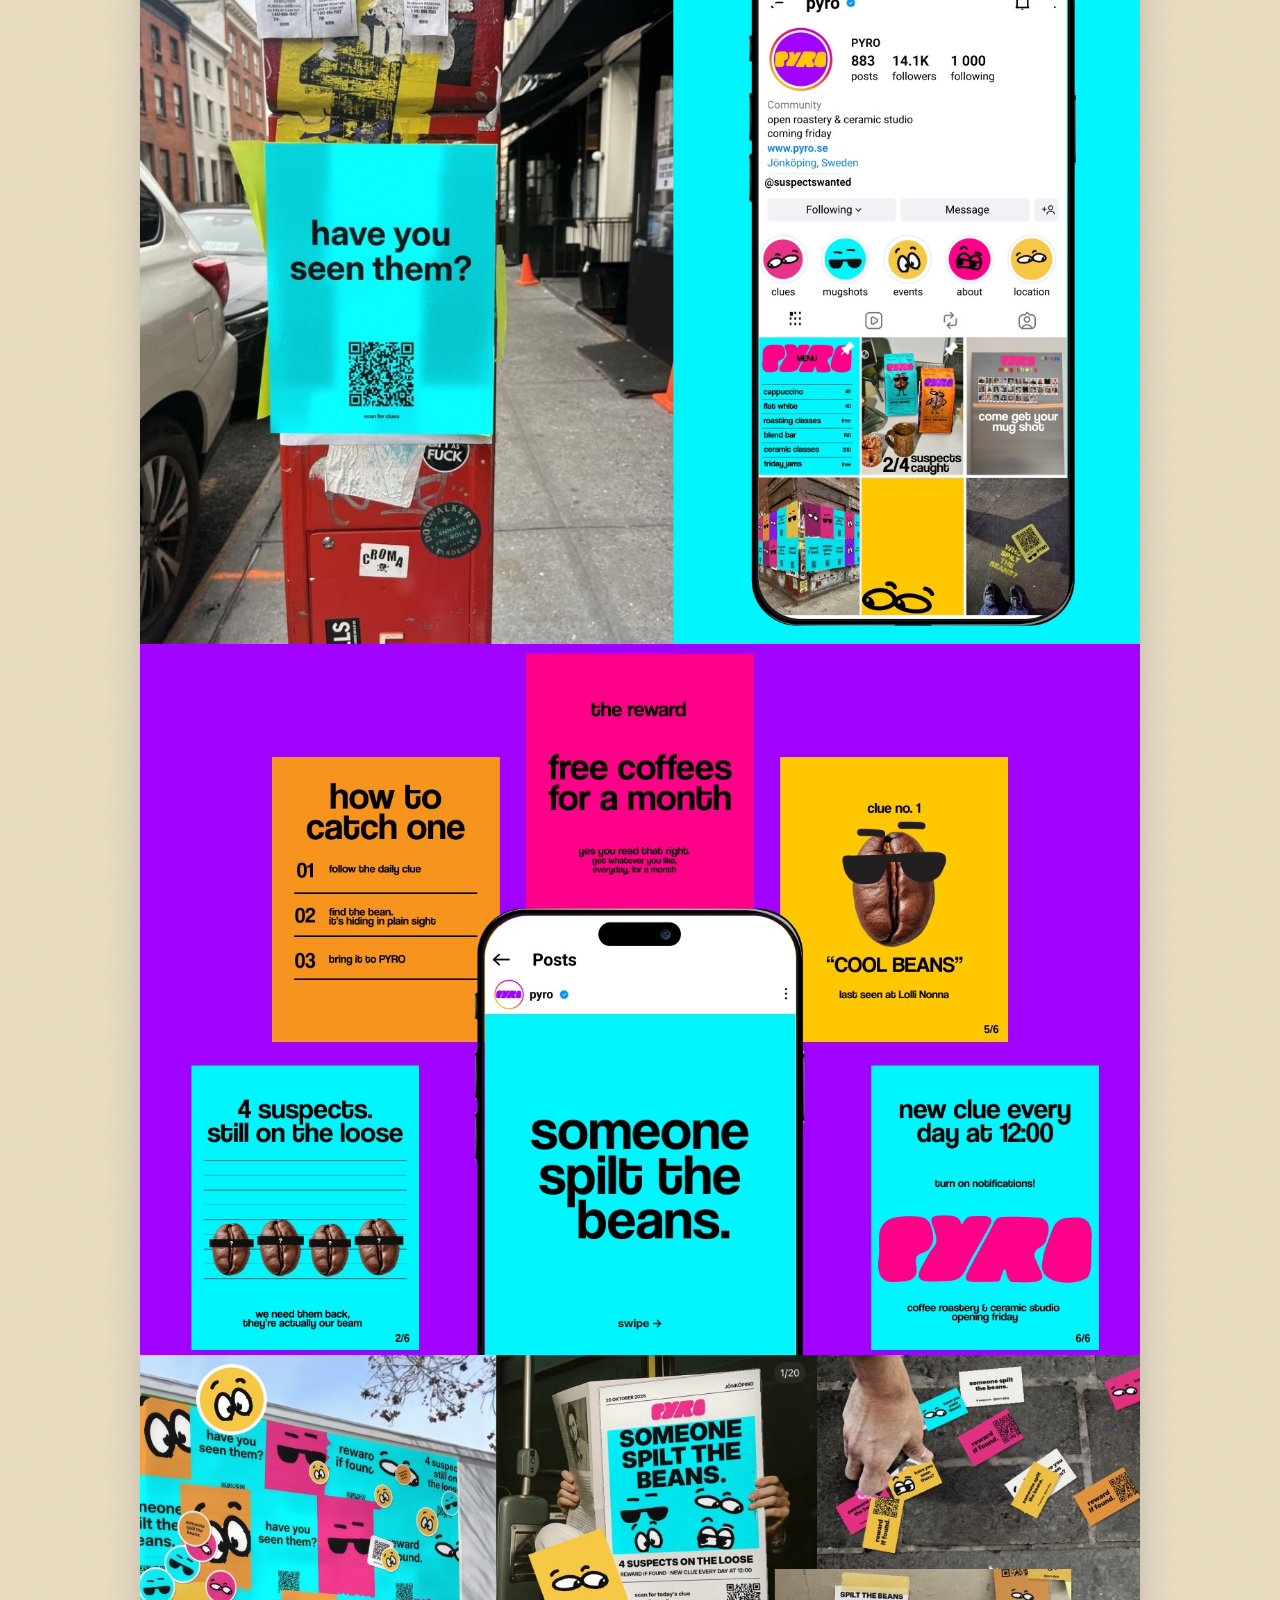
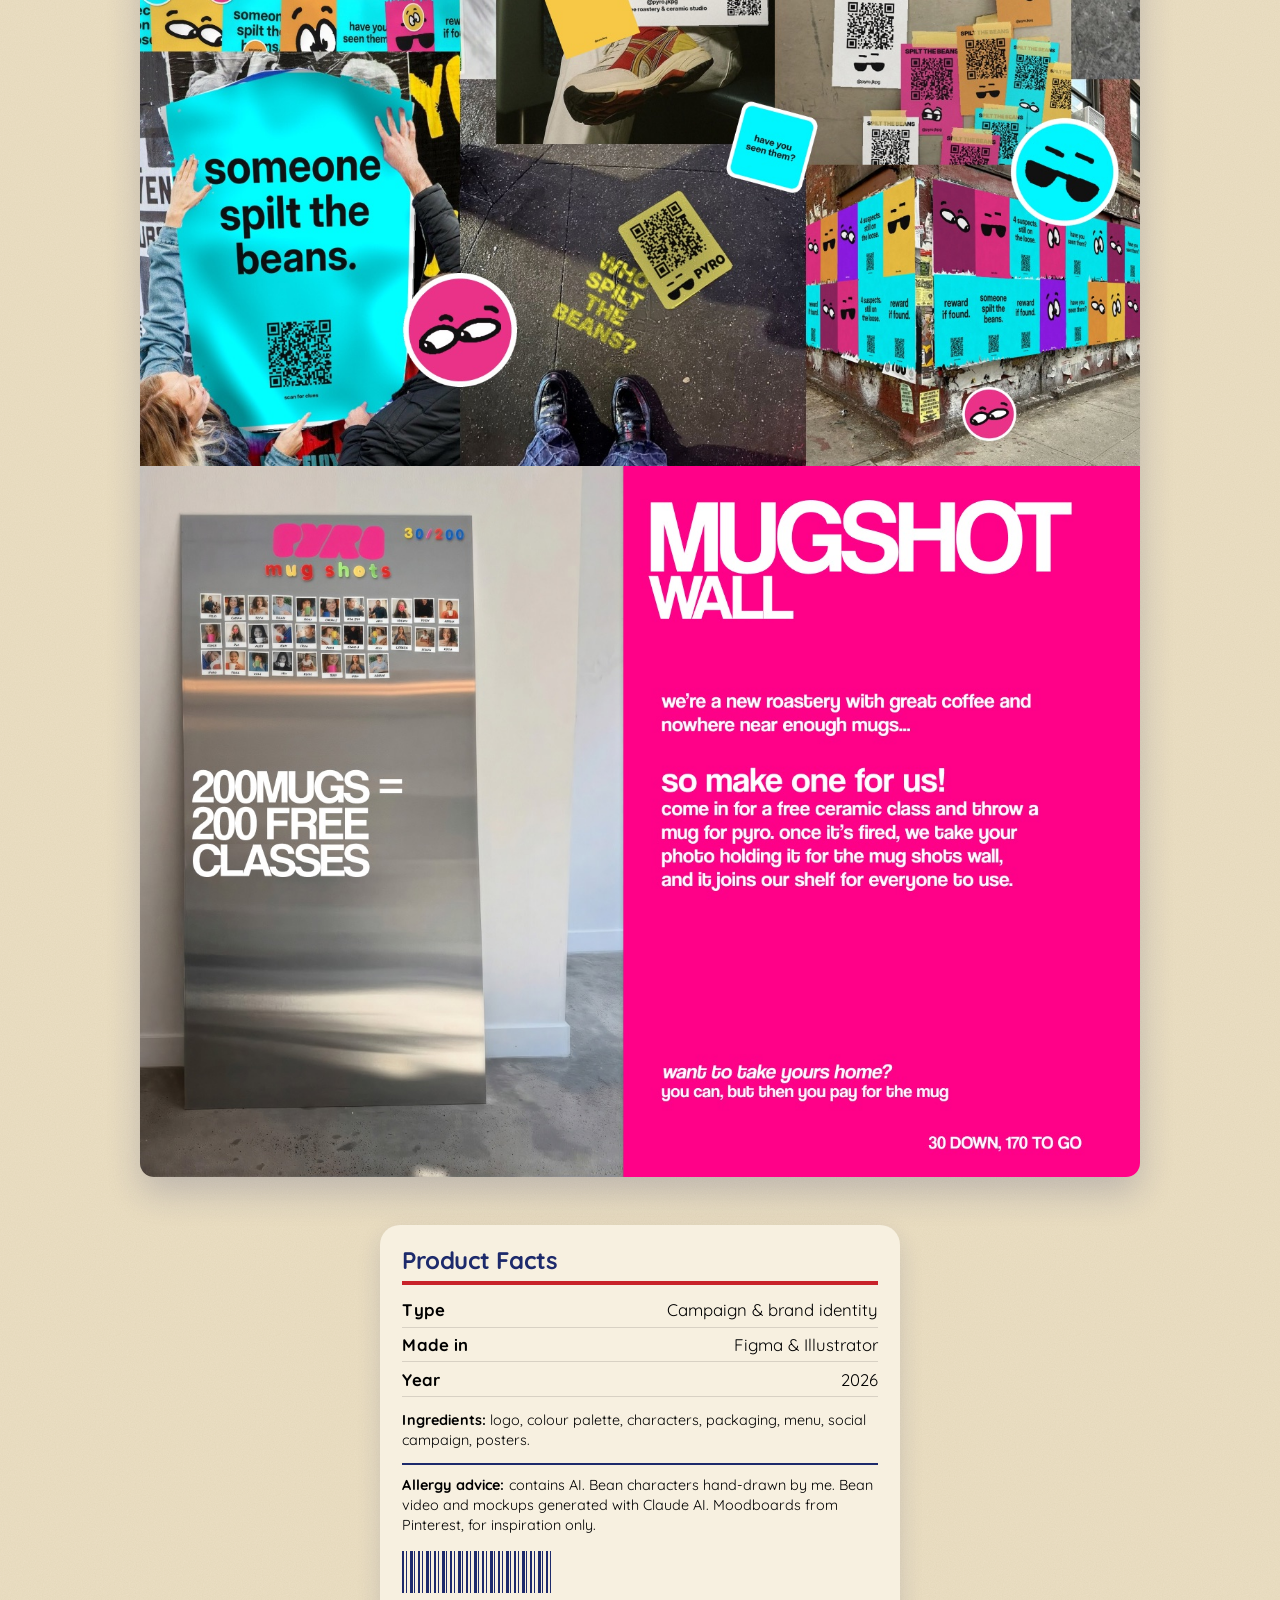
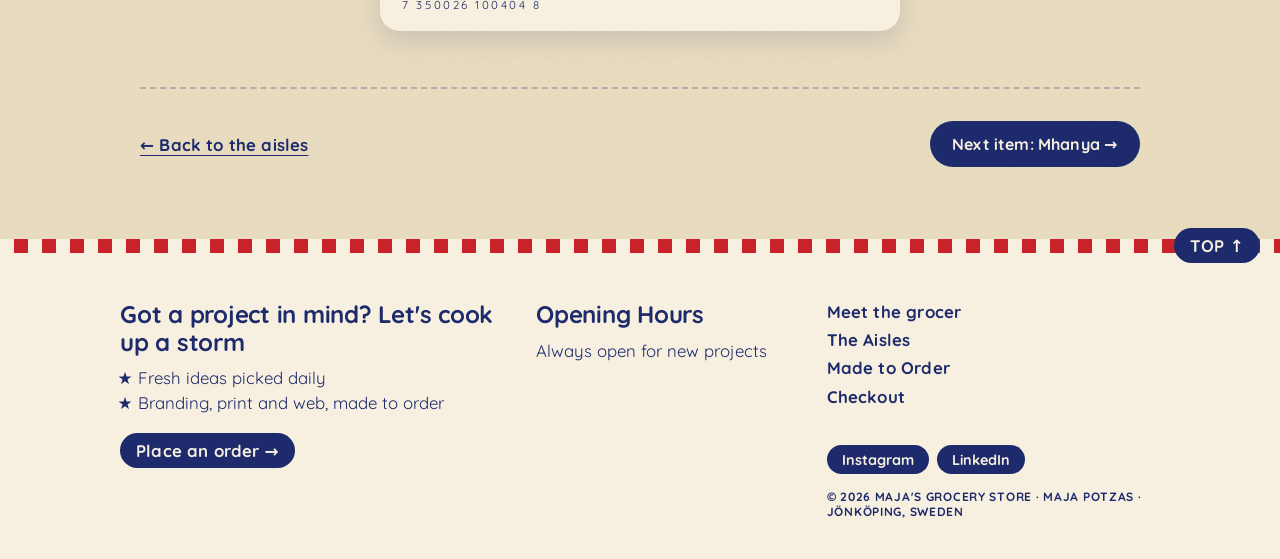
<file: pyro.html>
<!doctype html>
<html lang="en">
  <head>
    <meta charset="UTF-8" />
    <meta name="viewport" content="width=device-width, initial-scale=1.0" />
    <!-- FIX 10: tab icon + description for Google and shared links -->
    <meta name="description" content="Pyro: a brand identity for a coffee roastery and ceramic studio, by Maja Potzas." />
    <link rel="icon" href="images/favicon.svg" type="image/svg+xml" />
    <title>Pyro | Maja's Grocery Store</title>
    <!-- FIX 27: Quicksand (subtitles + body) from Google Fonts. Noka Black (headings) comes from Adobe Fonts -->
    <link
      href="https://fonts.googleapis.com/css2?family=Quicksand:wght@400;700&family=Shrikhand&display=swap"
      rel="stylesheet"
    />
    <link rel="stylesheet" href="css/style.css" />
    <link rel="stylesheet" href="css/portfolio.css" />
    <!-- FIX 27: yellow + off-white shopfront look, no black borders -->
    <link rel="stylesheet" href="css/shopfront.css" />
    <!-- FIX 29: retro promo-poster look (to go back to the shelves, link css/shelves.css here instead) -->
    <link rel="stylesheet" href="css/poster.css" />
    <!-- FIX 32: one consistent system (fonts, titles, spacing) - loads last -->
    <link rel="stylesheet" href="css/consistency.css" />
    <!-- FIX 33: polish - home menu, package-style aisle cards, receipt, footer -->
    <link rel="stylesheet" href="css/polish.css" />
    <!-- FIX 34: hamburger menu, tidier specials, case study galleries -->
    <link rel="stylesheet" href="css/refinements.css" />
    <!-- FIX 35: Quicksand headings, label above titles, tighter specials, phone menu bar -->
    <link rel="stylesheet" href="css/final-touches.css" />
    <!-- FIX 36: staggered specials, Mhanya 2-up, Mangi website GIF -->
    <link rel="stylesheet" href="css/hand-in.css" />
    <!-- FIX 38: Today's Specials as a checkered grid -->
    <link rel="stylesheet" href="css/specials-grid.css" />
    <!-- FIX 39+: last-call fixes for the hand-in (Pyro video, specials lines, lightbox, aisles) -->
    <link rel="stylesheet" href="css/last-call.css" />
  </head>
  <body>
    <header>
      <nav>
        <!-- FIX 34: menu button for small phones (see js/nav.js) -->
        <button class="menu-toggle" type="button" aria-expanded="false" aria-controls="site-menu">
          <span class="menu-toggle-bars" aria-hidden="true"></span>
          <span class="menu-toggle-label">Menu</span>
        </button>
        <ul id="site-menu">
          <!-- FIX 27: grocery shop names for the pages -->
          <li><a href="index.html">Home</a></li>
          <li><a href="products.html">The Aisles</a></li>
          <li><a href="services.html">Made to Order</a></li>
          <li><a href="contact.html">Checkout</a></li>
        </ul>
      </nav>
    </header>

    <main class="project-page">
      <a href="products.html" class="back-link">← Back to the aisles</a>

      <section class="project-intro">
        <div>
          <p class="aisle-tag">Branding</p>
          <h1>Pyro</h1>
          <!-- FIX 55: Maja's own summary and description, one paragraph per line break -->
          <p class="project-subtitle">PYRO: a fictional coffee roastery and ceramics studio</p>
          <p class="project-desc">
            PYRO is a place to learn about your coffee and make the mug you
            drink it from. There's no snobbery and no judgement if you don't
            know your flat white from your cortado.
          </p>
          <p class="project-desc">
            With ceramics classes, a build-your-own blend bar and Friday night
            discos, it's somewhere to come with your mates and keep coming
            back.
          </p>
          <p class="project-desc">
            The launch starts with someone spilt the beans: teaser posters and
            a bean hunt around town, with a month of free coffee for whoever
            finds them. Then Mug Shots takes over, with free classes for anyone
            who leaves their mug behind.
          </p>
        </div>
      </section>

      <!-- FIX 4: loading="lazy" means images only load as you scroll near them -->
      <!-- FIX 39: Pyro case study from Figma, cut into its boards and shown top to bottom -->
      <section class="project-gallery gallery--case-study">
        <button class="gallery-item" type="button">
          <img loading="lazy" src="images/projects/pyro/case-study/01.jpg" alt="Pyro case study: the Pyro wordmark, with a pair of bean eyes" />
        </button>
        <button class="gallery-item" type="button">
          <img loading="lazy" src="images/projects/pyro/case-study/02.jpg" alt="Pyro case study: coffee roastery and ceramic studio: good coffee for everyone, no snobbery" />
        </button>
        <button class="gallery-item" type="button">
          <img loading="lazy" src="images/projects/pyro/case-study/03.jpg" alt="Pyro case study: the menu on a street A-board and a menu card" />
        </button>
        <button class="gallery-item" type="button">
          <img loading="lazy" src="images/projects/pyro/case-study/04.jpg" alt="Pyro case study: do you know your beans?" />
          <!-- FIX 39: the "Do you know your beans" video from Figma, placed where it sits on the board -->
          <video class="case-gif case-video" src="images/projects/pyro/case-study/beans.mp4" autoplay muted loop playsinline aria-hidden="true" style="left: 0%; top: 22.6%; width: 65.49%;"></video>
        </button>
        <button class="gallery-item" type="button">
          <img loading="lazy" src="images/projects/pyro/case-study/05.jpg" alt="Pyro case study: meet the crew: cool beans, full of beans, spill the beans and strong, dark and handsome" />
        </button>
        <button class="gallery-item" type="button">
          <img loading="lazy" src="images/projects/pyro/case-study/06.jpg" alt="Pyro case study: the roasting process: letters that hug each other as if they were made of clay" />
        </button>
        <button class="gallery-item" type="button">
          <img loading="lazy" src="images/projects/pyro/case-study/07.jpg" alt="Pyro case study: colour palette and typefaces" />
        </button>
        <button class="gallery-item" type="button">
          <img loading="lazy" src="images/projects/pyro/case-study/08.jpg" alt="Pyro case study: four coffee bags, one for each bean" />
        </button>
        <button class="gallery-item" type="button">
          <img loading="lazy" src="images/projects/pyro/case-study/09.jpg" alt="Pyro case study: a "have you seen them?" street poster and the Instagram profile" />
        </button>
        <button class="gallery-item" type="button">
          <img loading="lazy" src="images/projects/pyro/case-study/10.jpg" alt="Pyro case study: the social campaign: someone spilt the beans" />
        </button>
        <button class="gallery-item" type="button">
          <img loading="lazy" src="images/projects/pyro/case-study/11.jpg" alt="Pyro case study: the posters out on the street" />
        </button>
        <button class="gallery-item" type="button">
          <img loading="lazy" src="images/projects/pyro/case-study/12.jpg" alt="Pyro case study: the mugshot wall: 200 mugs = 200 free classes" />
        </button>
      </section>
      <!-- FIX 48: Product Facts moved to the bottom, so the description has the whole width -->
      <aside class="nutrition-label">
        <h2>Product Facts</h2>
        <dl>
          <div class="fact"><dt>Type</dt><dd>Campaign &amp; brand identity</dd></div>
          <div class="fact"><dt>Made in</dt><dd>Figma &amp; Illustrator</dd></div>
          <div class="fact"><dt>Year</dt><dd>2026</dd></div>
        </dl>
        <p class="ingredients">
          <strong>Ingredients:</strong> logo, colour palette, characters,
          packaging, menu, social campaign, posters.
        </p>
        <!-- FIX 55: what was used, written like the allergy line on a food label -->
        <p class="allergy-advice">
          <strong>Allergy advice:</strong> contains AI. Bean characters
          hand-drawn by me. Bean video and mockups generated with Claude AI.
          Moodboards from Pinterest, for inspiration only.
        </p>
        <!-- FIX 33: barcode, like the back of a real package -->
        <div class="facts-barcode" aria-hidden="true">
          <span class="bars"></span>
          <span class="barcode-number">7 350026 100404 8</span>
        </div>
      </aside>

      <!-- FIX 5: next item link so a project page is not a dead end -->
      <nav class="next-item" aria-label="More projects">
        <a href="products.html" class="back-link">← Back to the aisles</a>
        <a href="mhanya.html" class="next-link">Next item: Mhanya →</a>
      </nav>
    </main>

    <dialog class="lightbox" id="lightbox">
      <button class="lightbox-close" type="button" aria-label="Close">✕</button>
      <!-- FIX 6: arrows to flick through the images without closing -->
      <button class="lightbox-arrow lightbox-prev" type="button" aria-label="Previous image">←</button>
      <img alt="" />
      <button class="lightbox-arrow lightbox-next" type="button" aria-label="Next image">→</button>
      <p class="lightbox-count"></p>
    </dialog>

    <footer class="footer">
      <div class="footer-left">
        <div class="footer-content-wrapper">
          <div class="newsletter-group">
            <!-- FIX 63: "cook up a storm" fits the food theme better than "get in the groove" -->
            <h3 class="display-font">Got a project in mind? Let's cook up a storm</h3>
            <ul class="groovy-list">
              <li>Fresh ideas picked daily</li>
              <!-- FIX 64: matches the services on Made to Order -->
              <li>Branding, print and web, made to order</li>
            </ul>
            <a href="contact.html" class="footer-cta">Place an order →</a>
          </div>

          <div class="hours-group">
            <h4 class="display-font">Opening Hours</h4>
            <p>Always open for new projects</p>
          </div>
        </div>
      </div>

      <div class="footer-right">
        <!-- FIX 7: social icons hidden until they have real links.
             To show them: put your profile links in the href="" below, then delete this comment line and the closing one.
        <p class="display-font">
          You don't look like a follower, but just in case...
        </p>

        <div class="footer-icons">
          <a href=""><img src="images/Instagram-logo.png" alt="Instagram" /></a>
          <a href=""><img src="images/tiktok-logo-png.webp" alt="TikTok" /></a>
        </div>
        -->

        <!-- FIX 15: footer links, including the about page -->
        <ul class="footer-links">
          <li><a href="about.html">Meet the grocer</a></li>
          <li><a href="products.html">The Aisles</a></li>
          <li><a href="services.html">Made to Order</a></li>
          <li><a href="contact.html">Checkout</a></li>
        </ul>

        <!-- FIX 49: social media. Paste your profile link between the "" after href=
             (e.g. href="https://www.instagram.com/yourname/"). A link only shows once it has an address. -->
        <ul class="footer-social">
          <!-- FIX 61: Maja's Instagram and LinkedIn (Facebook stays hidden until it has a link) -->
          <li><a href="https://www.instagram.com/majapotzasstudio/" target="_blank" rel="noopener">Instagram</a></li>
          <li><a href="https://www.linkedin.com/in/majapotzas" target="_blank" rel="noopener">LinkedIn</a></li>
          <li><a href="" target="_blank" rel="noopener">Facebook</a></li>
        </ul>

        <small class="copyright">&copy; 2026 MAJA'S GROCERY STORE · MAJA POTZAS · JÖNKÖPING, SWEDEN</small>
      </div>

      <a href="#" class="back-to-top">TOP ↑</a>
    </footer>
    <script src="js/lightbox.js"></script>
    <script src="js/nav.js"></script>
  </body>
</html>
</file>
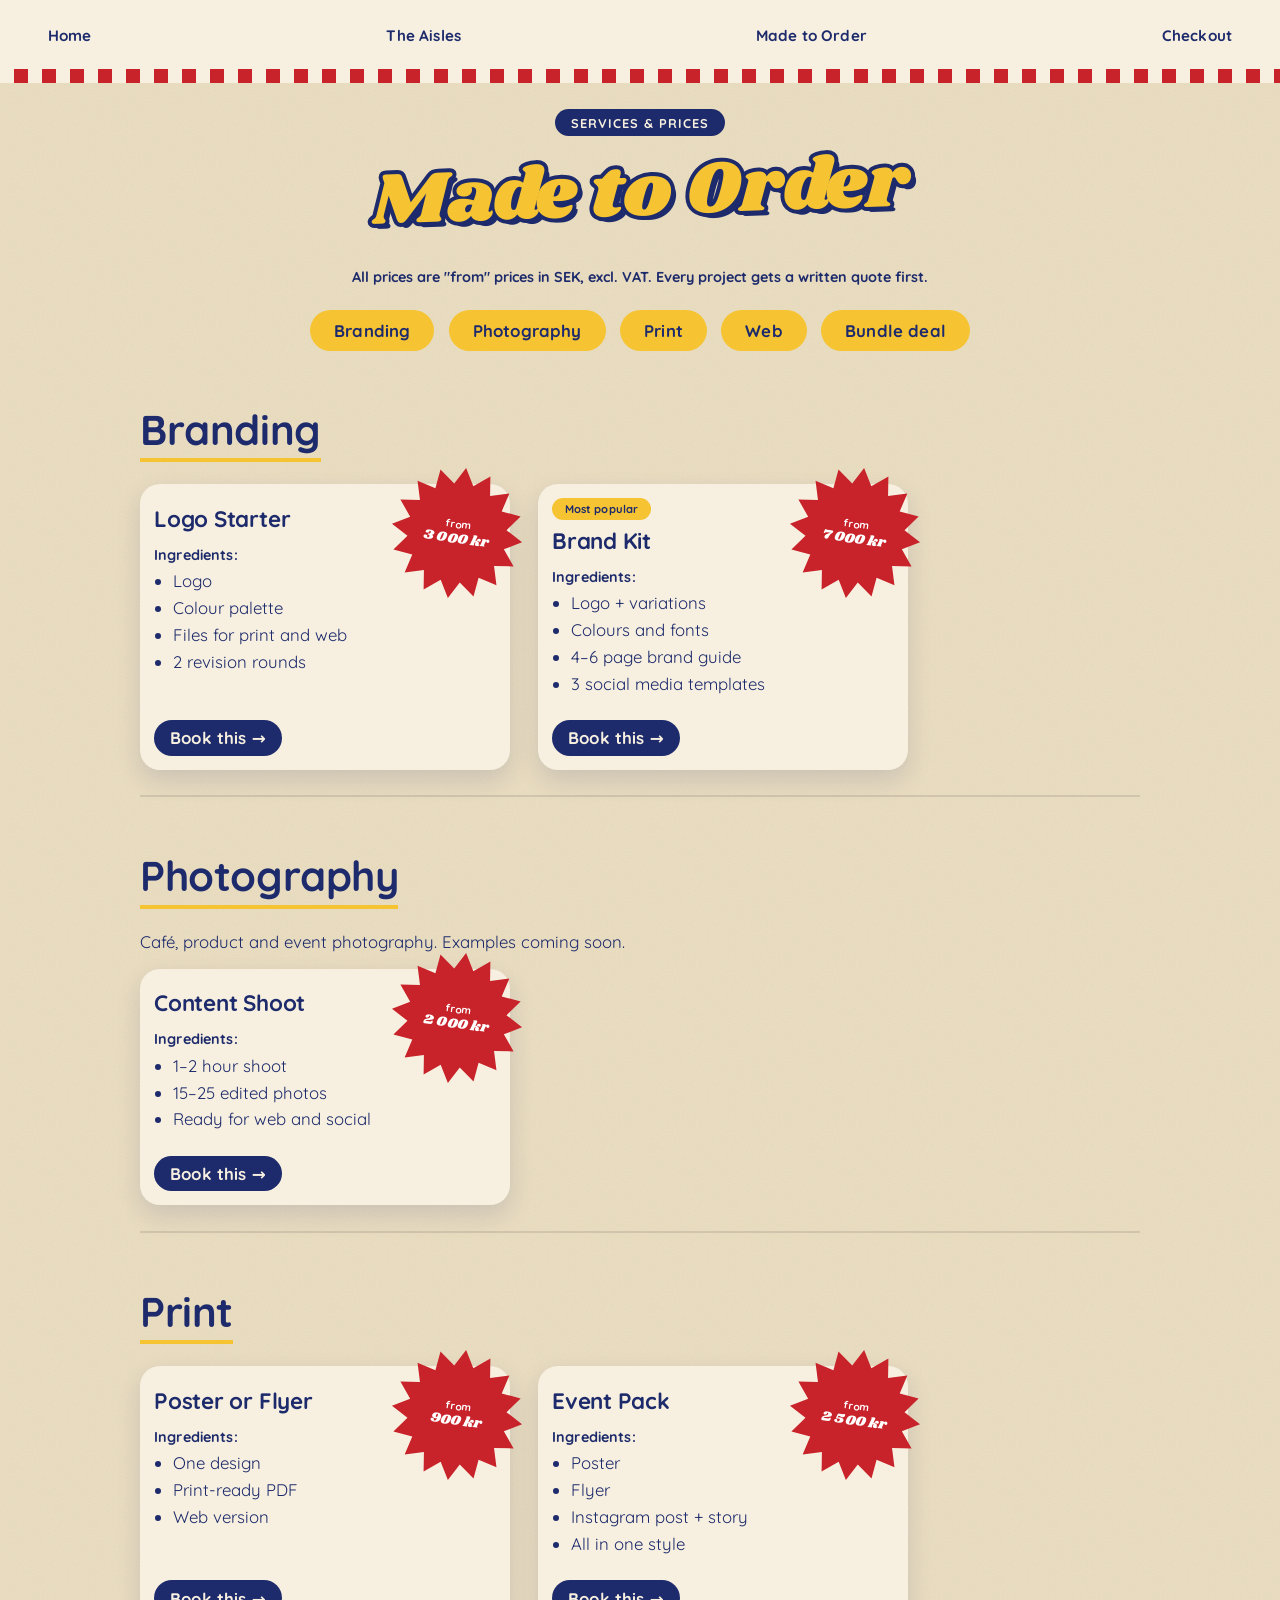
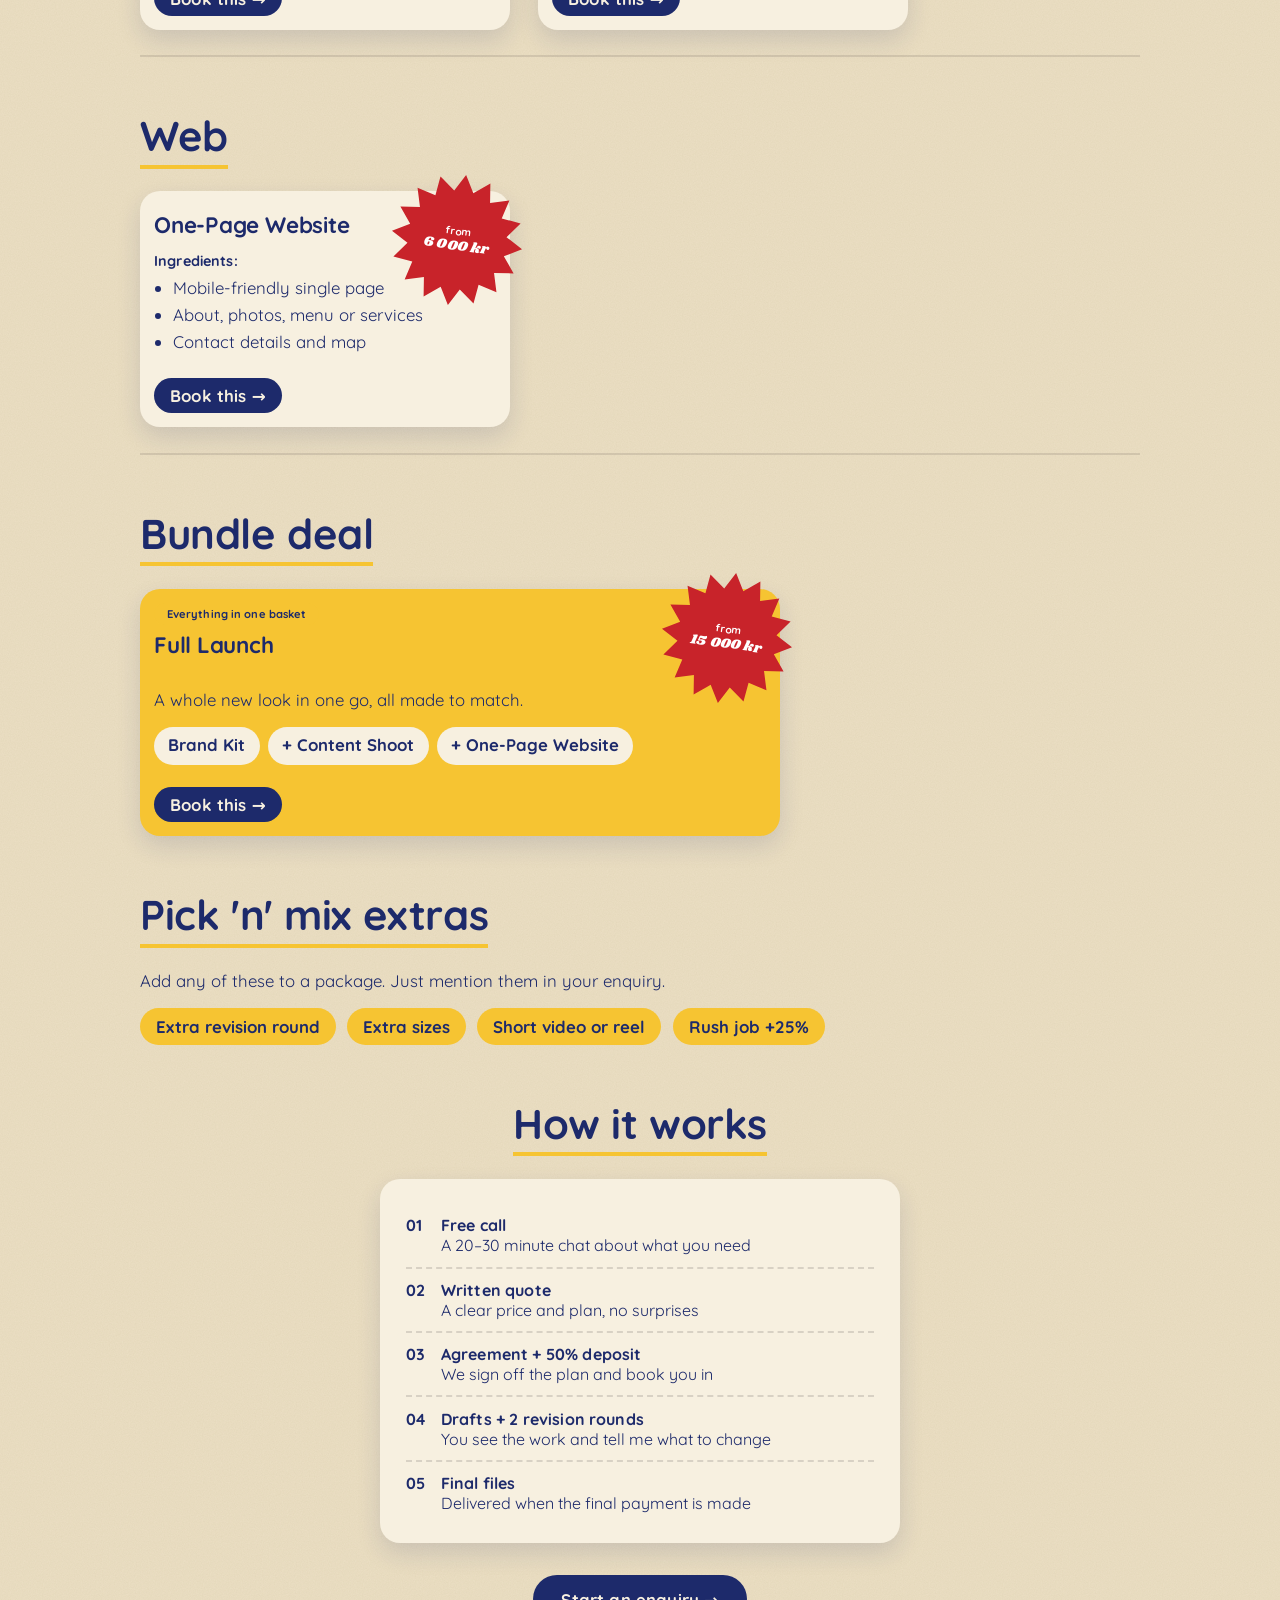
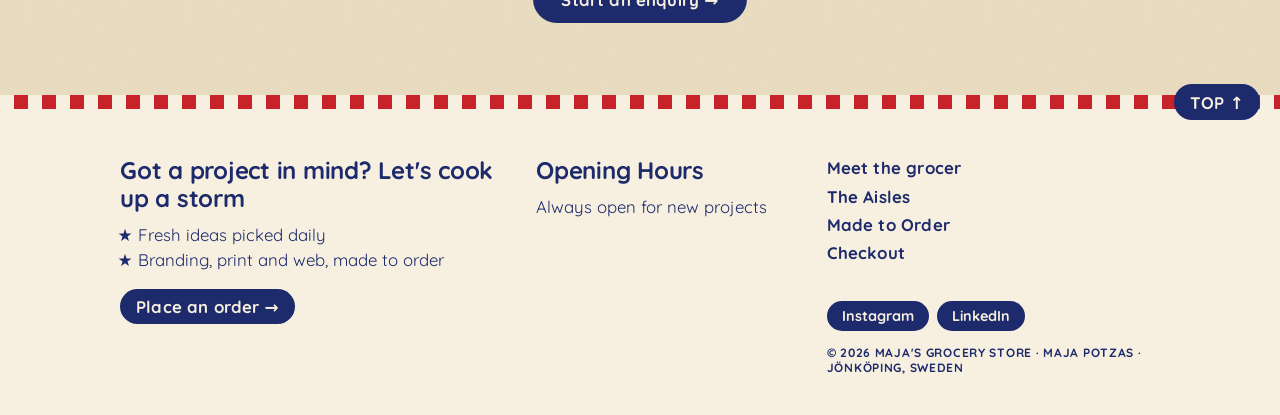
<file: services.html>
<!doctype html>
<html lang="en">
  <head>
    <meta charset="UTF-8" />
    <meta name="viewport" content="width=device-width, initial-scale=1.0" />
    <meta
      name="description"
      content="Branding, photography, print and website packages from Maja Potzas in Jönköping. Prices from 900 kr."
    />
    <link rel="icon" href="images/favicon.svg" type="image/svg+xml" />
    <title>Made to Order | Maja's Grocery Store</title>
    <!-- FIX 27: Quicksand (subtitles + body) from Google Fonts. Noka Black (headings) comes from Adobe Fonts -->
    <link
      href="https://fonts.googleapis.com/css2?family=Quicksand:wght@400;700&family=Shrikhand&display=swap"
      rel="stylesheet"
    />
    <link rel="stylesheet" href="css/style.css" />
    <link rel="stylesheet" href="css/portfolio.css" />
    <!-- FIX 27: yellow + off-white shopfront look, no black borders -->
    <link rel="stylesheet" href="css/shopfront.css" />
    <!-- FIX 29: retro promo-poster look (to go back to the shelves, link css/shelves.css here instead) -->
    <link rel="stylesheet" href="css/poster.css" />
    <!-- FIX 32: one consistent system (fonts, titles, spacing) - loads last -->
    <link rel="stylesheet" href="css/consistency.css" />
    <!-- FIX 33: polish - home menu, package-style aisle cards, receipt, footer -->
    <link rel="stylesheet" href="css/polish.css" />
    <!-- FIX 34: hamburger menu, tidier specials, case study galleries -->
    <link rel="stylesheet" href="css/refinements.css" />
    <!-- FIX 35: Quicksand headings, label above titles, tighter specials, phone menu bar -->
    <link rel="stylesheet" href="css/final-touches.css" />
    <!-- FIX 36: staggered specials, Mhanya 2-up, Mangi website GIF -->
    <link rel="stylesheet" href="css/hand-in.css" />
    <!-- FIX 38: Today's Specials as a checkered grid -->
    <link rel="stylesheet" href="css/specials-grid.css" />
    <!-- FIX 39+: last-call fixes for the hand-in (Pyro video, specials lines, lightbox, aisles) -->
    <link rel="stylesheet" href="css/last-call.css" />
  </head>
  <body>
    <header>
      <nav>
        <!-- FIX 34: menu button for small phones (see js/nav.js) -->
        <button
          class="menu-toggle"
          type="button"
          aria-expanded="false"
          aria-controls="site-menu"
        >
          <span class="menu-toggle-bars" aria-hidden="true"></span>
          <span class="menu-toggle-label">Menu</span>
        </button>
        <ul id="site-menu">
          <!-- FIX 27: grocery shop names for the pages -->
          <li><a href="index.html">Home</a></li>
          <li><a href="products.html">The Aisles</a></li>
          <li><a href="services.html">Made to Order</a></li>
          <li><a href="contact.html">Checkout</a></li>
        </ul>
      </nav>
    </header>

    <!-- FIX 16: Services page - packages as products on a shelf -->
    <main class="aisle-page services-page">
      <section class="aisle-intro">
        <p class="aisle-tag">Services &amp; prices</p>
        <h1>Made to Order</h1>
        <!-- <p class="project-desc">
          I help small businesses look as good as they are: branding,
          photography, print and simple websites, made by one designer so
          everything matches.
        </p> -->
        <p class="price-note">
          All prices are "from" prices in SEK, excl. VAT. Every project gets a
          written quote first.
        </p>
        <ul class="shelf-links">
          <li><a href="#branding">Branding</a></li>
          <li><a href="#photography">Photography</a></li>
          <li><a href="#print">Print</a></li>
          <li><a href="#web">Web</a></li>
          <li><a href="#bundle">Bundle deal</a></li>
        </ul>
      </section>

      <section class="shelf" id="branding">
        <h2 class="shelf-title">Branding</h2>
        <div class="package-grid">
          <article class="package-card">
            <span class="price-sticker"><small>from</small> 3 000 kr</span>
            <h3>Logo Starter</h3>
            <p class="package-ingredients"><strong>Ingredients:</strong></p>
            <ul>
              <li>Logo</li>
              <li>Colour palette</li>
              <li>Files for print and web</li>
              <li>2 revision rounds</li>
            </ul>
            <a href="contact.html?package=logo-starter" class="card-cta"
              >Book this →</a
            >
          </article>

          <article class="package-card">
            <span class="price-sticker"><small>from</small> 7 000 kr</span>
            <span class="package-flag">Most popular</span>
            <h3>Brand Kit</h3>
            <p class="package-ingredients"><strong>Ingredients:</strong></p>
            <ul>
              <li>Logo + variations</li>
              <li>Colours and fonts</li>
              <li>4–6 page brand guide</li>
              <li>3 social media templates</li>
            </ul>
            <a href="contact.html?package=brand-kit" class="card-cta"
              >Book this →</a
            >
          </article>
        </div>
      </section>

      <section class="shelf" id="photography">
        <h2 class="shelf-title">Photography</h2>
        <!-- FIX 21: Product Shoot taken out for now; photo examples to come (STUK shoot + video) -->
        <p>Café, product and event photography. Examples coming soon.</p>
        <div class="package-grid">
          <article class="package-card">
            <span class="price-sticker"><small>from</small> 2 000 kr</span>
            <h3>Content Shoot</h3>
            <p class="package-ingredients"><strong>Ingredients:</strong></p>
            <ul>
              <li>1–2 hour shoot</li>
              <li>15–25 edited photos</li>
              <li>Ready for web and social</li>
            </ul>
            <a href="contact.html?package=content-shoot" class="card-cta"
              >Book this →</a
            >
          </article>
        </div>
      </section>

      <section class="shelf" id="print">
        <h2 class="shelf-title">Print</h2>
        <div class="package-grid">
          <article class="package-card">
            <span class="price-sticker"><small>from</small> 900 kr</span>
            <h3>Poster or Flyer</h3>
            <p class="package-ingredients"><strong>Ingredients:</strong></p>
            <ul>
              <li>One design</li>
              <li>Print-ready PDF</li>
              <li>Web version</li>
            </ul>
            <a href="contact.html?package=poster-flyer" class="card-cta"
              >Book this →</a
            >
          </article>

          <article class="package-card">
            <span class="price-sticker"><small>from</small> 2 500 kr</span>
            <h3>Event Pack</h3>
            <p class="package-ingredients"><strong>Ingredients:</strong></p>
            <ul>
              <li>Poster</li>
              <li>Flyer</li>
              <li>Instagram post + story</li>
              <li>All in one style</li>
            </ul>
            <a href="contact.html?package=event-pack" class="card-cta"
              >Book this →</a
            >
          </article>
        </div>
      </section>

      <section class="shelf" id="web">
        <h2 class="shelf-title">Web</h2>
        <div class="package-grid">
          <article class="package-card">
            <span class="price-sticker"><small>from</small> 6 000 kr</span>
            <h3>One-Page Website</h3>
            <p class="package-ingredients"><strong>Ingredients:</strong></p>
            <ul>
              <li>Mobile-friendly single page</li>
              <li>About, photos, menu or services</li>
              <li>Contact details and map</li>
            </ul>
            <a href="contact.html?package=one-page-website" class="card-cta"
              >Book this →</a
            >
          </article>
        </div>
      </section>

      <section class="shelf" id="bundle">
        <h2 class="shelf-title">Bundle deal</h2>
        <article class="package-card bundle-card">
          <span class="price-sticker"><small>from</small> 15 000 kr</span>
          <span class="package-flag">Everything in one basket</span>
          <h3>Full Launch</h3>
          <p>A whole new look in one go, all made to match.</p>
          <ul class="bundle-items">
            <li>Brand Kit</li>
            <li>Content Shoot</li>
            <li>One-Page Website</li>
          </ul>
          <a href="contact.html?package=full-launch" class="card-cta"
            >Book this →</a
          >
        </article>
      </section>

      <section class="shelf" id="extras">
        <h2 class="shelf-title">Pick 'n' mix extras</h2>
        <p>Add any of these to a package. Just mention them in your enquiry.</p>
        <ul class="extras">
          <li>Extra revision round</li>
          <li>Extra sizes</li>
          <li>Short video or reel</li>
          <li>Rush job <strong>+25%</strong></li>
        </ul>
      </section>

      <section class="how-it-works">
        <h2 class="shelf-title">How it works</h2>
        <!-- styled like a till receipt -->
        <ol class="receipt-steps">
          <li>
            <strong>Free call</strong
            ><span>A 20–30 minute chat about what you need</span>
          </li>
          <li>
            <strong>Written quote</strong
            ><span>A clear price and plan, no surprises</span>
          </li>
          <li>
            <strong>Agreement + 50% deposit</strong
            ><span>We sign off the plan and book you in</span>
          </li>
          <li>
            <strong>Drafts + 2 revision rounds</strong
            ><span>You see the work and tell me what to change</span>
          </li>
          <li>
            <strong>Final files</strong
            ><span>Delivered when the final payment is made</span>
          </li>
        </ol>
        <a href="contact.html" class="hero-button">Start an enquiry →</a>
      </section>
    </main>

    <footer class="footer">
      <div class="footer-left">
        <div class="footer-content-wrapper">
          <div class="newsletter-group">
            <!-- FIX 63: "cook up a storm" fits the food theme better than "get in the groove" -->
            <h3 class="display-font">
              Got a project in mind? Let's cook up a storm
            </h3>
            <ul class="groovy-list">
              <li>Fresh ideas picked daily</li>
              <!-- FIX 64: matches the services on Made to Order -->
              <li>Branding, print and web, made to order</li>
            </ul>
            <a href="contact.html" class="footer-cta">Place an order →</a>
          </div>

          <div class="hours-group">
            <h4 class="display-font">Opening Hours</h4>
            <p>Always open for new projects</p>
          </div>
        </div>
      </div>

      <div class="footer-right">
        <!-- FIX 7: social icons hidden until they have real links.
             To show them: put your profile links in the href="" below, then delete this comment line and the closing one.
        <p class="display-font">
          You don't look like a follower, but just in case...
        </p>

        <div class="footer-icons">
          <a href=""><img src="images/Instagram-logo.png" alt="Instagram" /></a>
          <a href=""><img src="images/tiktok-logo-png.webp" alt="TikTok" /></a>
        </div>
        -->

        <!-- FIX 15: footer links, including the about page -->
        <ul class="footer-links">
          <li><a href="about.html">Meet the grocer</a></li>
          <li><a href="products.html">The Aisles</a></li>
          <li><a href="services.html">Made to Order</a></li>
          <li><a href="contact.html">Checkout</a></li>
        </ul>

        <!-- FIX 49: social media. Paste your profile link between the "" after href=
             (e.g. href="https://www.instagram.com/yourname/"). A link only shows once it has an address. -->
        <ul class="footer-social">
          <!-- FIX 61: Maja's Instagram and LinkedIn (Facebook stays hidden until it has a link) -->
          <li>
            <a
              href="https://www.instagram.com/majapotzasstudio/"
              target="_blank"
              rel="noopener"
              >Instagram</a
            >
          </li>
          <li>
            <a
              href="https://www.linkedin.com/in/majapotzas"
              target="_blank"
              rel="noopener"
              >LinkedIn</a
            >
          </li>
          <li><a href="" target="_blank" rel="noopener">Facebook</a></li>
        </ul>

        <small class="copyright"
          >&copy; 2026 MAJA'S GROCERY STORE · MAJA POTZAS · JÖNKÖPING,
          SWEDEN</small
        >
      </div>

      <a href="#" class="back-to-top">TOP ↑</a>
    </footer>

    <script src="js/nav.js"></script>
  </body>
</html>
</file>
<file: css/style.css>
* {
  font-family: "Space Grotesk", sans-serif;
}

header {
  position: sticky;
  top: 0;
  background-color: yellow;
  padding: 1.5rem 2rem;
  border-bottom: 10px solid black;
}

h1,
h2,
h3,
.display-font,
nav a {
  font-family: "Bungee", cursive;
  text-transform: uppercase;
}

body {
  margin: 0;
  display: grid;
  grid-template-rows: auto 1fr auto;
  min-height: 100vh;
}

nav ul {
  display: grid;
  grid-template-columns: 1fr 1fr 1fr;
  align-items: center;
  list-style: none;
  padding: 0;
  margin: 0;
  width: 100%;
}

/* Align the first item to the left */
nav ul li:nth-child(1) {
  text-align: left;
}

/* Align the middle item to the center */
nav ul li:nth-child(2) {
  text-align: center;
}

/* Align the last item to the right */
nav ul li:nth-child(3) {
  text-align: right;
}

nav a {
  text-decoration: none;
  color: yellow;
  font-weight: 500;
}

nav ul li a {
  padding: 0.5rem 1.2rem;
  background-color: yellow;
  color: blue;

  font-weight: 600;
  border: 4px solid transparent;
  transition: all 0.25s ease;
}

nav ul li a:hover {
  background-color: blue;
  color: yellow;
  border: 2px solid black;
  border-radius: 0;
  box-shadow: 4px 4px 0px black;
  transform: translateY(-2px);
}

.footer {
  display: grid;
  grid-template-columns: 2fr 1fr;
  background-color: yellow;
  color: black;
  border-top: 8px solid black;
  padding: 3rem;
  position: relative;
  width: 100%;
  box-sizing: border-box;
}

/* Left Column Styling */
.footer-left {
  padding-right: 3rem;
  border-right: 4px solid black; /*  the visible divider */
}

.footer-content-wrapper {
  display: flex; /* Makes Newsletter and Hours sit side-by-side */
  justify-content: space-between;
  gap: 2rem;
}

.newsletter-group {
  flex: 2; /* Gives the newsletter more room than the hours */
}

.hours-group {
  flex: 1;
  text-align: right; /* Aligns hours nicely against the divider */
}

/* Right Side Styling (columns 2 & 3) */
.footer-right {
  padding-left: 3rem;
  display: flex;
  flex-direction: column;
  align-items: center; /* Keeps social icons centered in their column */
  justify-content: center;
}

.footer-nav {
  margin: 1.5rem 0;
  display: flex;
  gap: 20px;
}

.footer-nav a {
  text-decoration: none;
  color: black;
  font-weight: bold;
  border-bottom: 2px solid transparent;
}

.footer-nav a:hover {
  border-bottom: 2px solid blue;
}

.payment-icons {
  font-family: "Bungee", cursive;
  font-size: 0.7rem;
  letter-spacing: 2px;
  margin-bottom: 1rem;
  opacity: 0.6;
}

/* THE WIGGLY BACK TO TOP BUTTON with help from Gemini*/
.back-to-top {
  position: absolute;
  right: 20px;
  top: -25px; /* Sits half-on/half-off the footer */
  background: blue;
  color: yellow;
  padding: 10px 15px;
  border: 3px solid black;
  font-family: "Bungee", cursive;
  text-decoration: none;
  border-radius: 10px;
  box-shadow: 4px 4px 0px black;
}

.back-to-top:hover {
  animation: wiggle 0.3s infinite;
}

/* SIMPLE WIGGLE ANIMATION help from Gemini*/
@keyframes wiggle {
  0% {
    transform: rotate(0deg);
  }
  25% {
    transform: rotate(5deg);
  }
  50% {
    transform: rotate(0deg);
  }
  75% {
    transform: rotate(-5deg);
  }
  100% {
    transform: rotate(0deg);
  }
}

.follower-text {
  font-family: "Bungee", cursive;
  margin-bottom: 20px;
}

.footer-icons {
  display: flex;
  gap: 40px;
  justify-content: center;
  align-items: center;
  margin-bottom: 20px;
}

.footer-icons img {
  display: block;
  width: 45px;
  height: 45px;
  object-fit: contain;
  transition: transform 0.2s;
}

.footer-icons img:hover {
  transform: scale(1.2) rotate(10deg);
}

.copyright {
  font-family: Verdana, Geneva, Tahoma, sans-serif;
  font-weight: bold;
}

/* Subscription Input */
.subscribe-form {
  display: flex;
  border: 4px solid black;
  border-radius: 10px;
  background: white;
  overflow: hidden;
  font-size: large;
}

.email-input {
  border: none;
  padding: 10px;
  flex: 1;
  font-family: Verdana, Geneva, Tahoma, sans-serif;
}

.arrow-btn {
  background: black;
  color: yellow;
  border: none;
  padding: 10px 20px;
  font-size: 1.5rem;
  cursor: pointer;
}

.groovy-list {
  list-style-type: "★ ";
  padding-left: 20px;
  margin-bottom: 20px;
}

/* "Styling" the pop up msg after you add to cart with help from gemini */
#cart-toast {
  position: fixed;
  bottom: 30px;
  right: 30px;
  background-color: yellow;
  color: blue;
  padding: 10px 20px;
  border: 4px solid black;
  font-family: "Bungee", cursive;
  font-size: 1rem;
  box-shadow: 8px 8px 0px black; 
  z-index: 2000; /* Stays above the footer always */
  transition: all 0.5s ease;
}

.toast-hidden {
  opacity: 0;
  transform: translateY(100px); /* Hides it below/behind the screen */
  pointer-events: none;
}

.toast-visible {
  opacity: 1;
  transform: translateY(0); /* Slides it up into view after "add to cart" button is clicked  */
}

/* --- MOBILE VIEW (Under 768px) --- */
@media (max-width: 768px) {
  header {
    padding: 1rem 0.5rem !important;
  }

  nav ul {
    display: flex !important; /* Changed from grid to flex for better side-by-side scaling */
    flex-direction: row !important;
    justify-content: center;
    gap: 2rem !important; /* Even tighter gap for small screens */
    grid-template-columns: none; /* Disables the 3-column grid from desktop */
  }

  /* 2. Shrink the font and padding of the actual buttons */
  nav ul li a {
    font-size: 0.75rem !important; /* Smaller Bungee font */
    padding: 0.4rem 0.6rem !important; /* Slimmer buttons */
    white-space: nowrap !important; /* Prevents "Grocery List" from breaking with help from gemini */
  }

  /* Product Section: 2-column small cards instead of 1-column big cards */
  .products-layout {
    display: grid;
    grid-template-columns: 1fr 1fr;
    gap: 15px;
    padding: 10px;
  }

  .footer-content-wrapper {
    flex-direction: column; /* Newsletter and Hours stack */
    text-align: center;
    gap: 20px;
  }

  .groovy-list {
    text-align: left;
  }

  .hours-group {
    text-align: center; /* Center the hours on mobile */
  }

  .display-font {
    font-size: 1.5rem; /* Shrink big headings so they don't overflow */
  }

  .footer-right {
    text-align: right;
  }

  .subscribe-form {
    flex-direction: column; /* Input and Button stack */
    text-align: left;
  }

  .arrow-btn {
    width: 100%; /* Full width button for easy tapping */
  }
}

/* --- TABLET VIEW (Under 1024px) --- */
@media (max-width: 1024px) {
  .product-main-row {
    grid-template-columns: 1fr; /* Stacks image and info on top of each other */
    gap: 2rem;
  }

  .footer {
    padding: 2rem;
    grid-template-columns: 1fr; /* Footer columns stack vertically */
  }

  .footer-left {
    border-right: none;
    border-bottom: 4px solid black; /* Move divider from side to bottom */
    padding-bottom: 2rem;
    padding-right: 0;
  }
}
</file>
<file: css/main-styling.css>
:root {
  --disco-blue: blue;
  --bright-yellow: yellow;
  --hot-black: black;
  --white: white;
  --border-stroke: 4px solid var(--hot-black);
  --brutalist-shadow: 8px 8px 0px var(--hot-black);
}

.hero {
  position: relative;
  height: 100vh;
  display: grid;
  grid-template-columns: repeat(3, 1fr);
  /* overflow: hidden; */
}

.hero-image {
  position: absolute;
  inset: 0;
  width: 100%;
  height: 100%;
  object-fit: cover;
  z-index: 0;
}

.hero-content {
  position: absolute;
  inset: 0;

  display: flex;
  flex-direction: column;
  align-items: center;
  justify-content: flex-start;
  padding-top: 9vh;

  z-index: 2;
  color: yellow;
}

.h1,
.h2 {
  margin: 0;
}

.h1 {
  font-size: 3rem;
  margin-bottom: 0.5rem;
  font-weight: 400;
  line-height: 1.1;
  font-family: "Bungee", cursive;
  text-align: center;
}

.h2 {
  font-size: 1.1rem;
  margin-bottom: 0.8rem;
  font-weight: normal;
  line-height: 1.3;
  font-family: "Bungee", cursive;
}

.hero-button {
  display: inline-block;
  margin-top: 0.5rem;
  background: yellow;

  color: blue;
  padding: 0.8rem 1.8rem;
  text-decoration: none;
  font-weight: 600;
  font-family: "Bungee", cursive;
  border: 4px solid black;
  border-radius: 0;
  box-shadow: 6px 6px 0px black;

  transition:
    transform 0.2s ease,
    opacity 0.2s ease;
}

.hero-button:hover {
  transform: translateY(-2px);
  /* opacity: 0.9; */
}

.hero-zone {
  position: relative;
  z-index: 2;

  display: flex;
  justify-content: center;
  align-items: center;
  pointer-events: none;

  transition: transform 0.3s ease;
}

.hero-zone:hover {
  background: blue;
  transform: scale(1.03);
}

.hero-zone .zone-btn {
  display: inline-block;
  opacity: 0;
  transform: translateY(20px);
  transition: 0.3s ease;

  background: yellow;
  border: none;
  padding: 1rem 2rem;
  font-size: 9pt;
  font-family: "Bungee", cursive;
  color: blue;
  font-weight: 800;
  border: 2px solid black;
  box-shadow: 4px 4px 0px black;
  border-radius: 0px;
  cursor: pointer;
  text-decoration: none;
  pointer-events: auto;
}

.hero-zone:hover .zone-btn {
  opacity: 1;
  transform: translateY(0);
}
</file>
<file: css/products-style.css>
* {
  box-sizing: border-box; 
  /* ensure padding and borders don't break my layout widths*/
} 

body {
  background-color: blue;
  font-family: Verdana, Geneva, Tahoma, sans-serif;
  color: white;
  margin: 0;
}

.products-layout {
  display: grid;
  grid-template-columns: 1fr;
  gap: 20px;
  padding: 20px;
  max-width: 1400px;
  margin: 0 auto;
}

.sidebar {
  background-color: yellow;
  color: black;
  border: 4px solid black;
  border-radius: 15px;
  padding: 20px;
  box-shadow: 8px 8px 0px black;
}

.search-bar {
  width: 100%; /* Fills the container */
  box-sizing: border-box; /* forces borders/padding inside the width */
  border: 4px solid black;
  border-radius: 12px;
  padding: 15px;
  font-family: inherit;
  outline: none;
}

.category-menu {
  list-style: none;
  padding: 0;
  margin-top: 20px;
}

.category-menu li {
  font-family: "Bungee", cursive;
  font-size: 1.1rem;
  margin-bottom: 12px;
  cursor: pointer;
  transition: transform 0.1s;
}

.category-menu li:hover {
  transform: translateX(5px);
  color: blue;
}

.products-column h2 {
  background-color: yellow;
  color: black;
  display: inline-block;
  padding: 5px 15px;
  border: 3px solid black;
  transform: rotate(-1deg); /* -1 degree, crooked/funky look from Gemini*/
  margin-bottom: 25px;
}

.product-grid {
  display: grid;
  grid-template-columns: repeat(auto-fit, minmax(180px, 1fr));
  gap: 20px;
}

.product-card {
  /* creates a white box around product image */
  display: flex;
  flex-direction: column;
  align-items: center;
  justify-content: center;
  min-width: 0;
  background-color: white;
  border: 4px solid black;
  border-radius: 15px;
  padding: 10px;
  box-shadow: 6px 6px 0px black;
  transition: transform 0.2s ease; /* Smooth movement */
  text-decoration: none; /* removes the underline from links */
}

.product-card img {
  width: 100%;
  border-radius: 8px;
  display: block; /* Removes weird gaps under images */
}

.product-card:hover {
  transform: translate(-4px, -4px); /* Moves up and left slightly */
  box-shadow: 10px 10px 0px black; /* Shadow gets bigger */
}

.sidebar {
  position: sticky;
  top: 100px;
  align-self: start;
}

/* Tablet and below = stacked */
@media (max-width: 1023px) {
  .products-layout {
    padding: 20px; /* yellow box doesn't touch the screen edges */
    display: block; /*items stack vertically and sidebar is now on top */
  }

  .sidebar {
    position: static;
    width: 100%;
    box-sizing: border-box; /*yellow box stays within the 20px padding */
    margin-bottom: 30px;
  }
}

/* laptop sized screens */
@media (min-width: 1024px) {
  .products-layout {
    display: grid;
    grid-template-columns: 180px 1fr 1fr 1fr;
    gap: 30px;
  }

  .product-card {
    padding: 15px;
  }

  .sidebar {
    position: sticky;
    top: 100px;
  }
}
</file>
<file: css/portfolio.css>
/* Portfolio styles - shared by every page (nav + footer live in style.css) */

:root {
  --disco-blue: blue;
  --bright-yellow: yellow;
  --hot-black: black;
  --white: white;
  --border-stroke: 4px solid var(--hot-black);
  --brutalist-shadow: 8px 8px 0px var(--hot-black);
}

* {
  box-sizing: border-box;
}

body {
  background-color: var(--disco-blue);
  color: var(--white);
}

img {
  max-width: 100%;
}

/* ---------- HOME ---------- */

.home-hero {
  position: relative;
  min-height: 85vh;
  display: flex;
  justify-content: center;
}

.home-hero .hero-content {
  text-align: center;
  padding: 9vh 1rem 0;
}

.home-hero .h1 {
  font-size: clamp(2.2rem, 6vw, 4rem);
}

.home-hero .h2 {
  font-size: clamp(0.9rem, 2vw, 1.2rem);
}

/* FIX 1: today's specials on the home page */
.todays-specials {
  max-width: 1000px;
  margin: 4rem auto 0;
  padding: 0 20px;
  text-align: center;
}

.specials-title {
  display: inline-block;
  background-color: var(--bright-yellow);
  color: var(--hot-black);
  padding: 5px 15px;
  border: 3px solid var(--hot-black);
  transform: rotate(-1deg);
  margin: 0 0 30px;
}

.specials-grid {
  text-align: left;
  margin-bottom: 2.5rem;
}

.meet-the-grocer {
  max-width: 1000px;
  margin: 4rem auto;
  padding: 0 20px;
}

.grocer-card {
  display: grid;
  grid-template-columns: 1fr 2fr;
  gap: 2rem;
  align-items: center;
  background-color: var(--bright-yellow);
  color: var(--hot-black);
  border: var(--border-stroke);
  border-radius: 15px;
  box-shadow: var(--brutalist-shadow);
  padding: 2rem;
}

.grocer-card h2 {
  margin-top: 0;
  font-size: clamp(1.6rem, 4vw, 2.4rem);
}

.grocer-photo {
  aspect-ratio: 1;
  background: var(--white);
  border: var(--border-stroke);
  border-radius: 50%;
  display: grid;
  place-items: center;
  font-family: "Bungee", cursive;
  text-align: center;
  padding: 1rem;
  transform: rotate(-3deg);
}

/* ---------- SHOP (products.html) ---------- */

.aisle-links {
  list-style: none;
  padding: 0;
  margin-top: 20px;
}

.aisle-links a {
  font-family: "Bungee", cursive;
  font-size: 1rem;
  color: var(--hot-black);
  text-decoration: none;
  display: inline-block;
  margin-bottom: 12px;
  transition: transform 0.1s;
}

.aisle-links a:hover {
  transform: translateX(5px);
  color: var(--disco-blue);
}

.products-column {
  scroll-margin-top: 120px; /* aisle links don't land under the sticky header */
}

.grocery-card {
  position: relative;
  align-items: stretch;
  justify-content: flex-start;
  color: var(--hot-black);
}

.grocery-card img {
  aspect-ratio: 1;
  object-fit: cover;
  border: 3px solid var(--hot-black);
}

/* keeps the logo + mascot in view when the cover is cropped square */
.grocery-card img.cover-left {
  object-position: left center;
}

.card-label h3 {
  margin: 12px 0 2px;
  font-size: 1.3rem;
}

.card-label p {
  margin: 0 0 12px;
}

.card-cta {
  display: inline-block;
  background: var(--disco-blue);
  color: var(--bright-yellow);
  font-family: "Bungee", cursive;
  padding: 6px 12px;
  border: 3px solid var(--hot-black);
  box-shadow: 3px 3px 0px var(--hot-black);
}

/* the sticker in the corner of each card */
.price-tag {
  position: absolute;
  top: -12px;
  right: -10px;
  z-index: 1;
  background: var(--bright-yellow);
  color: var(--hot-black);
  font-family: "Bungee", cursive;
  font-size: 0.75rem;
  padding: 6px 10px;
  border: 3px solid var(--hot-black);
  border-radius: 6px;
  transform: rotate(6deg);
}

/* unfinished projects */
.sold-out {
  cursor: not-allowed;
  border-style: dashed;
}

.sold-out:hover {
  transform: none;
  box-shadow: 6px 6px 0px var(--hot-black);
}

.coming-soon-img {
  aspect-ratio: 1;
  display: grid;
  place-items: center;
  font-size: 4rem;
  background: #6b3f1f;
  border: 3px solid var(--hot-black);
  border-radius: 8px;
}

.restock-stamp {
  position: absolute;
  top: 35%;
  left: 50%;
  transform: translate(-50%, -50%) rotate(-12deg);
  background: red;
  color: var(--white);
  font-family: "Bungee", cursive;
  font-size: 1rem;
  white-space: nowrap;
  padding: 8px 14px;
  border: 3px solid var(--hot-black);
}

/* ---------- PROJECT PAGES ---------- */

.project-page {
  max-width: 1200px;
  margin: 0 auto;
  padding: 2rem 20px 5rem;
}

.back-link {
  display: inline-block;
  font-family: "Bungee", cursive;
  color: var(--bright-yellow);
  text-decoration: none;
  margin-bottom: 2rem;
}

.back-link:hover {
  text-decoration: underline;
}

.project-intro {
  display: grid;
  grid-template-columns: 2fr 1fr;
  gap: 3rem;
  align-items: start;
  margin-bottom: 3rem;
}

.aisle-tag {
  display: inline-block;
  background-color: var(--bright-yellow);
  color: var(--hot-black);
  font-family: "Bungee", cursive;
  padding: 5px 15px;
  border: 3px solid var(--hot-black);
  transform: rotate(-1deg);
  margin: 0 0 1rem;
}

.project-intro h1 {
  font-size: clamp(2.2rem, 7vw, 4.5rem);
  line-height: 1;
  margin: 0 0 1.5rem;
}

.project-desc {
  font-size: 1.15rem;
  line-height: 1.6;
  max-width: 60ch;
}

/* "nutrition facts" style info box */
.nutrition-label {
  background: var(--white);
  color: var(--hot-black);
  border: var(--border-stroke);
  box-shadow: var(--brutalist-shadow);
  padding: 1.2rem 1.4rem;
}

.nutrition-label h2 {
  font-size: 1.5rem;
  margin: 0 0 0.5rem;
  border-bottom: 10px solid var(--hot-black);
  padding-bottom: 0.4rem;
}

.nutrition-label dl {
  margin: 0;
}

.nutrition-label .fact {
  display: flex;
  justify-content: space-between;
  gap: 1rem;
  border-bottom: 2px solid var(--hot-black);
  padding: 0.4rem 0;
}

.nutrition-label dt {
  font-weight: 700;
}

.nutrition-label dd {
  margin: 0;
  text-align: right;
}

.ingredients {
  margin: 0.8rem 0 0;
  font-size: 0.9rem;
  line-height: 1.4;
}

.project-gallery {
  display: grid;
  gap: 24px;
}

.gallery--landscape {
  grid-template-columns: 1fr;
}

.gallery--posters {
  grid-template-columns: repeat(auto-fill, minmax(240px, 1fr));
}

/* brand book: single pages side by side, spreads full width */
.gallery--book {
  grid-template-columns: 1fr 1fr;
}

.gallery--posters .gallery-wide,
.gallery--book .gallery-wide {
  grid-column: 1 / -1;
}

.gallery-item {
  padding: 0;
  border: var(--border-stroke);
  border-radius: 12px;
  overflow: hidden;
  background: var(--white);
  box-shadow: 6px 6px 0px var(--hot-black);
  cursor: zoom-in;
  transition: transform 0.2s ease, box-shadow 0.2s ease;
}

.gallery-item:hover {
  transform: translate(-4px, -4px);
  box-shadow: 10px 10px 0px var(--hot-black);
}

.gallery-item img {
  display: block;
  width: 100%;
}

/* FIX 5: next item link at the bottom of project pages */
.next-item {
  display: flex;
  flex-wrap: wrap;
  justify-content: space-between;
  align-items: center;
  gap: 1.5rem;
  margin-top: 4rem;
}

.next-item .back-link {
  margin-bottom: 0;
}

.next-link {
  background-color: var(--bright-yellow);
  color: var(--disco-blue);
  font-family: "Bungee", cursive;
  text-decoration: none;
  padding: 0.8rem 1.5rem;
  border: var(--border-stroke);
  box-shadow: 6px 6px 0px var(--hot-black);
  transition: transform 0.2s ease;
}

.next-link:hover {
  transform: translate(-2px, -2px);
}

/* click-to-enlarge pop up */
.lightbox {
  border: var(--border-stroke);
  padding: 0;
  max-width: 92vw;
  max-height: 92vh;
  background: var(--white);
  box-shadow: var(--brutalist-shadow);
}

.lightbox::backdrop {
  background: rgba(0, 0, 255, 0.85);
}

.lightbox img {
  display: block;
  max-width: 92vw;
  max-height: 92vh;
  object-fit: contain;
}

.lightbox-close {
  position: absolute;
  top: 10px;
  right: 10px;
  background: var(--bright-yellow);
  border: 3px solid var(--hot-black);
  font-family: "Bungee", cursive;
  font-size: 1.2rem;
  width: 44px;
  height: 44px;
  cursor: pointer;
}

/* FIX 6: arrows and counter in the pop up */
.lightbox-arrow {
  position: absolute;
  top: 50%;
  transform: translateY(-50%);
  background: var(--bright-yellow);
  border: 3px solid var(--hot-black);
  box-shadow: 3px 3px 0px var(--hot-black);
  font-family: "Bungee", cursive;
  font-size: 1.3rem;
  width: 48px;
  height: 48px;
  cursor: pointer;
}

.lightbox-prev {
  left: 10px;
}

.lightbox-next {
  right: 10px;
}

.lightbox-count {
  position: absolute;
  bottom: 10px;
  left: 50%;
  transform: translateX(-50%);
  margin: 0;
  background: var(--hot-black);
  color: var(--bright-yellow);
  font-family: "Bungee", cursive;
  font-size: 0.8rem;
  padding: 4px 10px;
}

/* FIX 6: smaller arrows on phones so they don't cover the image */
@media (max-width: 768px) {
  .lightbox-arrow,
  .lightbox-close {
    width: 34px;
    height: 34px;
    font-size: 0.9rem;
    top: auto;
    bottom: 6px;
    transform: none;
  }

  .lightbox-close {
    top: 6px;
    right: 6px;
    bottom: auto;
  }

  .lightbox-prev {
    left: 6px;
  }

  .lightbox-next {
    right: 6px;
  }

  .lightbox-count {
    bottom: 12px;
  }
}

/* ---------- CHECKOUT (contact.html) ---------- */

.checkout-wrapper {
  max-width: 640px;
  margin: 0 auto;
  padding: 4rem 20px;
}

.checkout-wrapper h1 {
  font-size: clamp(2rem, 6vw, 3rem);
  margin: 0 0 0.5rem;
}

.receipt {
  background: var(--white);
  color: var(--hot-black);
  border: var(--border-stroke);
  box-shadow: var(--brutalist-shadow);
  padding: 2rem;
  margin-top: 2rem;
}

.receipt-header {
  text-align: center;
  border-bottom: 3px dashed var(--hot-black);
  padding-bottom: 1rem;
  margin-bottom: 1.5rem;
}

.receipt-header h2 {
  margin: 0;
}

.receipt label {
  display: block;
  font-family: "Bungee", cursive;
  margin-bottom: 0.4rem;
}

.receipt input,
.receipt textarea {
  width: 100%;
  border: 3px solid var(--hot-black);
  border-radius: 8px;
  padding: 12px;
  font-size: 1rem;
  margin-bottom: 1.2rem;
}

.receipt textarea {
  min-height: 140px;
  resize: vertical;
}

.order-btn {
  width: 100%;
  background-color: var(--bright-yellow);
  color: var(--disco-blue);
  font-family: "Bungee", cursive;
  font-size: 1.3rem;
  padding: 15px;
  border: var(--border-stroke);
  box-shadow: 5px 5px 0px var(--hot-black);
  cursor: pointer;
}

.order-btn:hover {
  transform: translate(-2px, -2px);
  box-shadow: 7px 7px 0px var(--hot-black);
}

.receipt-footer {
  text-align: center;
  border-top: 3px dashed var(--hot-black);
  margin-top: 1.5rem;
  padding-top: 1rem;
}

.receipt-footer a {
  color: var(--disco-blue);
  font-weight: 700;
  word-break: break-all;
}

/* ---------- FOOTER EXTRAS ---------- */

.footer-cta {
  display: inline-block;
  background: var(--disco-blue);
  color: var(--bright-yellow);
  font-family: "Bungee", cursive;
  text-decoration: none;
  padding: 10px 20px;
  border: 3px solid var(--hot-black);
  box-shadow: 4px 4px 0px var(--hot-black);
}

/* ---------- RESPONSIVE ---------- */

/* FIX 2: on smaller screens the aisles box becomes one slim row of buttons */
@media (max-width: 1023px) {
  .sidebar {
    padding: 10px 12px;
    margin-bottom: 25px;
    box-shadow: 5px 5px 0px var(--hot-black);
  }

  .sidebar h3 {
    display: none;
  }

  .aisle-links {
    display: flex;
    flex-wrap: wrap;
    gap: 8px 18px;
    margin: 0;
  }

  .aisle-links a {
    font-size: 0.8rem;
    margin-bottom: 0;
  }
}

@media (max-width: 1023px) {
  .project-intro {
    grid-template-columns: 1fr;
    gap: 2rem;
  }
}

/* FIX 3: two smaller cards side by side on phones, like a shop shelf */
@media (max-width: 768px) {
  .product-grid {
    grid-template-columns: 1fr 1fr;
    gap: 16px;
  }

  .grocery-card {
    padding: 8px;
    border-width: 3px;
    border-radius: 12px;
    box-shadow: 4px 4px 0px var(--hot-black);
  }

  .card-label h3 {
    font-size: 0.95rem;
    margin-top: 8px;
  }

  .card-label p {
    font-size: 0.8rem;
    margin-bottom: 8px;
  }

  .card-cta {
    font-size: 0.7rem;
    padding: 4px 8px;
  }

  .price-tag {
    font-size: 0.6rem;
    padding: 4px 6px;
    right: -6px;
  }

  .restock-stamp {
    font-size: 0.7rem;
    padding: 5px 8px;
  }

  .coming-soon-img {
    font-size: 2.5rem;
  }
}

/* FIX 8: tighter project intro on phones so the work shows up sooner */
@media (max-width: 768px) {
  .project-page {
    padding-top: 1.2rem;
  }

  .project-page > .back-link {
    margin-bottom: 1.2rem;
  }

  .project-intro {
    gap: 1.2rem;
    margin-bottom: 2rem;
  }

  .project-intro h1 {
    margin-bottom: 0.8rem;
  }

  .project-desc {
    font-size: 1rem;
    line-height: 1.5;
  }

  .nutrition-label {
    padding: 0.8rem 1rem;
    box-shadow: 5px 5px 0px var(--hot-black);
  }

  .nutrition-label h2 {
    font-size: 1.1rem;
    border-bottom-width: 6px;
  }

  .nutrition-label .fact {
    padding: 0.25rem 0;
    font-size: 0.9rem;
  }

  .ingredients {
    font-size: 0.8rem;
  }
}

@media (max-width: 768px) {
  .grocer-card {
    grid-template-columns: 1fr;
    text-align: center;
  }

  .grocer-photo {
    max-width: 200px;
    margin: 0 auto;
  }

  .receipt {
    padding: 1.2rem;
  }

  .gallery--posters {
    grid-template-columns: 1fr 1fr;
    gap: 14px;
  }
}

/* ==========================================================
   FIX 11: calmer colours - cream background so the work stands
   out, blue + yellow kept as accents and softened slightly.
   To undo, delete everything from here to the end of FIX 11.
   ========================================================== */

:root {
  --disco-blue: #2340d8; /* deeper cobalt instead of pure blue */
  --bright-yellow: #ffe45c; /* buttery yellow instead of pure yellow */
  --cream: #fbf5ea;
  --ink: #1b1b1b;
}

body {
  background-color: var(--cream);
  color: var(--ink);
}

/* nav + header */
header {
  background-color: var(--bright-yellow);
}

nav ul li a {
  background-color: var(--bright-yellow);
  color: var(--disco-blue);
}

nav ul li a:hover {
  background-color: var(--disco-blue);
  color: var(--bright-yellow);
}

/* home hero text sits on the photo, so it stays yellow */
.hero-content {
  color: var(--bright-yellow);
}

.hero-button {
  background: var(--bright-yellow);
  color: var(--disco-blue);
}

/* shop page */
.sidebar,
.products-column h2 {
  background-color: var(--bright-yellow);
}

.products-column h2 {
  color: var(--ink);
}

/* project pages: links were yellow on blue, now blue on cream */
.back-link {
  color: var(--disco-blue);
}

.project-intro h1 {
  color: var(--disco-blue);
}

.lightbox::backdrop {
  background: rgba(27, 27, 27, 0.88);
}

/* footer */
.footer {
  background-color: var(--bright-yellow);
}

.back-to-top {
  background: var(--disco-blue);
  color: var(--bright-yellow);
}

/* ========== end of FIX 11 ========== */

/* ==========================================================
   FIX 12: scroll reveal for "Meet the grocer" (see js/reveal.js)
   Only hides things when the script is running, so nothing goes
   missing if JavaScript is off.
   ========================================================== */

.js-reveal .reveal {
  opacity: 0;
  transform: translateY(40px);
  transition:
    opacity 0.7s ease,
    transform 0.7s ease;
}

.js-reveal .reveal.is-visible {
  opacity: 1;
  transform: none;
}

/* the photo circle spins in a little, then settles at its tilt */
.js-reveal .reveal-pop {
  transform: scale(0.6) rotate(-20deg);
}

.js-reveal .reveal-pop.is-visible {
  transform: rotate(-3deg);
}

.js-reveal .reveal-delay-1 {
  transition-delay: 0.25s;
}

.js-reveal .reveal-delay-2 {
  transition-delay: 0.5s;
}

@media (prefers-reduced-motion: reduce) {
  .js-reveal .reveal,
  .js-reveal .reveal-pop {
    opacity: 1;
    transform: none;
    transition: none;
  }

  .js-reveal .grocer-photo {
    transform: rotate(-3deg);
  }
}

/* ========== end of FIX 12 ========== */

/* FIX 13 (bug): keep the sticky header above the project cards when scrolling */
header {
  z-index: 100;
}

/* ==========================================================
   FIX 15: five-item menu, footer links, packaging label hero
   ========================================================== */

nav ul {
  display: flex;
  flex-wrap: wrap;
  justify-content: space-between;
  align-items: center;
  gap: 0.5rem;
}

nav ul li:nth-child(n) {
  text-align: center;
}

@media (max-width: 768px) {
  nav ul {
    justify-content: center;
    gap: 0.35rem 0.5rem !important;
  }

  nav ul li a {
    font-size: 0.66rem !important;
    padding: 0.35rem 0.45rem !important;
  }
}

.footer-links {
  list-style: none;
  display: flex;
  flex-wrap: wrap;
  justify-content: center;
  gap: 0.4rem 1.2rem;
  padding: 0;
  margin: 0 0 1.2rem;
}

.footer-links a {
  color: var(--ink);
  font-weight: 700;
  text-decoration: none;
  border-bottom: 2px solid transparent;
}

.footer-links a:hover {
  border-bottom-color: var(--disco-blue);
}

/* --- the label --- */

.label-hero {
  background: var(--disco-blue);
  padding: 4rem 20px 5rem;
  display: grid;
  place-items: center;
}

.bottle-label {
  position: relative;
  width: 100%;
  max-width: 720px;
  background: var(--cream);
  color: var(--ink);
  text-align: center;
  padding: 3rem 2.5rem 2rem;
  border: var(--border-stroke);
  /* the inner printed frame, like a label border */
  outline: 2px solid var(--ink);
  outline-offset: -14px;
  box-shadow: 12px 12px 0 var(--hot-black);
  border-radius: 6px 6px 40px 40px;
}

.label-top {
  font-family: "Bungee", cursive;
  font-size: 0.75rem;
  letter-spacing: 0.15em;
  margin: 0 0 1rem;
}

.label-name {
  font-family: "Bungee", cursive;
  font-size: clamp(2.6rem, 9vw, 5.2rem);
  line-height: 0.95;
  color: var(--disco-blue);
  margin: 0;
}

.label-variety {
  display: inline-block;
  font-family: "DM Serif Display", Georgia, serif;
  font-style: italic;
  font-size: clamp(1.15rem, 3vw, 1.6rem);
  background: var(--bright-yellow);
  border: 2px solid var(--ink);
  padding: 0.2rem 1.1rem;
  margin: 1rem 0 1.4rem;
  transform: rotate(-1.5deg);
}

.label-desc {
  max-width: 46ch;
  margin: 0 auto 1.8rem;
  font-size: 1.05rem;
  line-height: 1.55;
}

.label-facts {
  display: grid;
  grid-template-columns: repeat(3, 1fr);
  border-top: 3px solid var(--ink);
  border-bottom: 3px solid var(--ink);
  margin: 0 0 1.8rem;
  text-align: left;
}

.label-facts div {
  padding: 0.6rem 0.8rem;
}

.label-facts div + div {
  border-left: 2px solid var(--ink);
}

.label-facts dt {
  font-family: "Bungee", cursive;
  font-size: 0.7rem;
  letter-spacing: 0.08em;
}

.label-facts dd {
  margin: 0.2rem 0 0;
  font-size: 0.9rem;
}

.label-actions {
  display: flex;
  justify-content: center;
  align-items: center;
  flex-wrap: wrap;
  gap: 1.2rem 2rem;
  margin-bottom: 1.8rem;
}

.label-actions .hero-button {
  margin: 0;
}

.label-link {
  font-family: "Bungee", cursive;
  color: var(--disco-blue);
  text-decoration: none;
}

.label-link:hover {
  text-decoration: underline;
}

/* round "seal" sticker on the corner */
.label-seal {
  position: absolute;
  top: -28px;
  right: -22px;
  display: grid;
  place-items: center;
  width: 108px;
  height: 108px;
  border-radius: 50%;
  background: var(--bright-yellow);
  border: 3px solid var(--ink);
  font-family: "Bungee", cursive;
  font-size: 0.75rem;
  line-height: 1.2;
  transform: rotate(12deg);
  box-shadow: 4px 4px 0 var(--hot-black);
}

/* decorative barcode */
.label-barcode {
  display: inline-flex;
  flex-direction: column;
  align-items: center;
  gap: 4px;
}

.label-barcode .bars {
  width: 150px;
  height: 46px;
  background: repeating-linear-gradient(
    90deg,
    var(--ink) 0 2px, transparent 2px 4px,
    var(--ink) 4px 5px, transparent 5px 8px,
    var(--ink) 8px 11px, transparent 11px 12px,
    var(--ink) 12px 13px, transparent 13px 16px
  );
}

.barcode-number {
  font-size: 0.75rem;
  letter-spacing: 0.2em;
}

@media (max-width: 768px) {
  .label-hero {
    padding: 2.5rem 16px 3rem;
  }

  .bottle-label {
    padding: 4.4rem 1.3rem 1.6rem; /* room for the round sticker */
    outline-offset: -9px;
    box-shadow: 7px 7px 0 var(--hot-black);
  }

  .label-seal {
    width: 82px;
    height: 82px;
    font-size: 0.6rem;
    top: -22px;
    right: -8px;
  }

  .label-facts {
    grid-template-columns: 1fr;
  }

  .label-facts div + div {
    border-left: none;
    border-top: 2px solid var(--ink);
  }
}

/* ========== end of FIX 15 ========== */

/* ==========================================================
   FIX 17: Photography aisle + series pages
   ========================================================== */

.aisle-page {
  max-width: 1200px;
  margin: 0 auto;
  padding: 2.5rem 20px 5rem;
}

.aisle-intro h1 {
  font-size: clamp(2.2rem, 7vw, 4.5rem);
  line-height: 1;
  color: var(--disco-blue);
  margin: 0 0 1rem;
}

.shelf-links {
  list-style: none;
  display: flex;
  flex-wrap: wrap;
  gap: 0.6rem;
  padding: 0;
  margin: 1.5rem 0 0;
}

.shelf-links a {
  display: inline-block;
  background: var(--bright-yellow);
  color: var(--ink);
  font-family: "Bungee", cursive;
  font-size: 0.85rem;
  text-decoration: none;
  padding: 0.4rem 0.9rem;
  border: 3px solid var(--ink);
  box-shadow: 3px 3px 0 var(--hot-black);
}

.shelf-links a:hover {
  background: var(--disco-blue);
  color: var(--bright-yellow);
}

.shelf {
  margin-top: 3.5rem;
  scroll-margin-top: 110px;
}

/* the shelf name sits on a "shelf edge" line, like a supermarket shelf strip */
.shelf-title {
  display: inline-block;
  background: var(--bright-yellow);
  color: var(--ink);
  padding: 5px 15px;
  border: 3px solid var(--ink);
  transform: rotate(-1deg);
  margin: 0 0 1.6rem;
}

.shelf .product-grid {
  grid-template-columns: repeat(auto-fill, minmax(220px, 1fr));
  gap: 24px;
  padding-bottom: 1.6rem;
  border-bottom: 10px solid var(--ink);
}

.series-meta {
  font-family: "Bungee", cursive;
  font-size: 0.8rem;
  letter-spacing: 0.05em;
  margin: 0.6rem 0 2.5rem;
}

.series-intro {
  max-width: 760px;
}

.series-intro h1 {
  font-size: clamp(2.2rem, 7vw, 4.2rem);
  line-height: 1;
  color: var(--disco-blue);
  margin: 0 0 1rem;
}

/* photos sit in rows in their original order, each keeping its own shape:
   --r (width ÷ height) is set on every photo, so wide photos get more room */
.photo-gallery {
  display: flex;
  flex-wrap: wrap;
  gap: 16px;
}

.photo-gallery .gallery-item {
  flex: var(--r) 1 calc(var(--r) * 230px);
  border-width: 3px;
  border-radius: 8px;
  box-shadow: 5px 5px 0 var(--hot-black);
}

.photo-gallery .gallery-item img {
  width: 100%;
  height: 100%;
  aspect-ratio: var(--r);
  object-fit: cover;
}

/* stops the last row stretching photos to giant sizes */
.photo-gallery::after {
  content: "";
  flex: 10 1 0;
}

@media (max-width: 768px) {
  .shelf .product-grid {
    grid-template-columns: 1fr 1fr;
    gap: 16px;
  }

  .photo-gallery {
    gap: 10px;
  }

  .photo-gallery .gallery-item {
    flex-basis: calc(var(--r) * 130px);
    box-shadow: 3px 3px 0 var(--hot-black);
  }
}

/* NEEDS-PERMISSION SWITCH
   Series with people in them have class="needs-permission" on their card.
   To hide them from the Photography page before going public, remove the
   two comment markers around the rule below. */
/*
.needs-permission {
  display: none;
}
*/

/* ========== end of FIX 17 ========== */

/* ==========================================================
   FIX 16: Services page
   ========================================================== */

.price-note {
  font-size: 0.9rem;
  font-weight: 700;
}

.package-grid {
  display: grid;
  grid-template-columns: repeat(auto-fit, minmax(290px, 370px));
  gap: 28px;
  padding-bottom: 1.6rem;
  border-bottom: 10px solid var(--ink); /* the shelf edge */
}

.package-card {
  position: relative;
  display: flex;
  flex-direction: column;
  background: var(--white);
  border: var(--border-stroke);
  border-radius: 15px;
  box-shadow: 6px 6px 0 var(--hot-black);
  padding: 1.6rem 1.4rem 1.4rem;
}

.package-card h3 {
  font-size: 1.4rem;
  color: var(--disco-blue);
  margin: 0.4rem 0 0.8rem;
  padding-right: 5.5rem; /* room for the price sticker */
}

.package-ingredients {
  margin: 0 0 0.3rem;
  font-size: 0.9rem;
}

.package-card ul {
  margin: 0 0 1.4rem;
  padding-left: 1.2rem;
  line-height: 1.6;
  flex: 1;
}

.package-card .card-cta {
  align-self: flex-start;
  text-decoration: none;
}

/* round yellow price sticker, like a supermarket offer */
.price-sticker {
  position: absolute;
  top: -18px;
  right: -14px;
  display: grid;
  place-items: center;
  width: 96px;
  height: 96px;
  border-radius: 50%;
  background: var(--bright-yellow);
  border: 3px solid var(--ink);
  box-shadow: 3px 3px 0 var(--hot-black);
  font-family: "Bungee", cursive;
  font-size: 0.95rem;
  line-height: 1;
  text-align: center;
  transform: rotate(10deg);
}

.price-sticker small {
  display: block;
  font-size: 0.65rem;
  margin-bottom: -18px;
}

.package-flag {
  align-self: flex-start;
  background: red;
  color: var(--white);
  font-family: "Bungee", cursive;
  font-size: 0.7rem;
  padding: 3px 8px;
  border: 2px solid var(--ink);
  transform: rotate(-2deg);
}

.bundle-card {
  max-width: 640px;
  background: var(--bright-yellow);
}

.bundle-card .price-sticker {
  background: var(--white);
}

.bundle-items {
  list-style: none;
  padding: 0 !important;
  display: flex;
  flex-wrap: wrap;
  gap: 0.6rem;
}

.bundle-items li {
  background: var(--white);
  border: 2px solid var(--ink);
  padding: 0.3rem 0.8rem;
  font-weight: 700;
}

.bundle-items li + li::before {
  content: "+ ";
}

.extras {
  list-style: none;
  padding: 0;
  display: flex;
  flex-wrap: wrap;
  gap: 0.7rem;
}

.extras li {
  background: var(--white);
  border: 3px dashed var(--ink);
  border-radius: 999px;
  padding: 0.5rem 1rem;
}

.how-it-works {
  margin-top: 3.5rem;
  text-align: center;
}

.receipt-steps {
  counter-reset: step;
  list-style: none;
  max-width: 520px;
  margin: 0 auto 2rem;
  padding: 1.6rem 1.6rem 1.2rem;
  background: var(--white);
  border: var(--border-stroke);
  box-shadow: var(--brutalist-shadow);
  text-align: left;
  font-family: "Courier New", monospace;
}

.receipt-steps li {
  counter-increment: step;
  display: grid;
  grid-template-columns: 2.2rem 1fr;
  padding: 0.7rem 0;
  border-bottom: 2px dashed var(--ink);
}

.receipt-steps li:last-child {
  border-bottom: none;
}

.receipt-steps li::before {
  content: counter(step, decimal-leading-zero);
  grid-row: span 2;
  font-weight: 700;
}

.receipt-steps strong {
  text-transform: uppercase;
}

@media (max-width: 768px) {
  .package-grid {
    grid-template-columns: 1fr;
  }
}

/* the page body is a grid, and "margin: 0 auto" alone makes these shrink to their
   content - width: 100% lets them use the full width up to their max-width */
.aisle-page,
.project-page {
  width: 100%;
}

/* the big yellow button (defined in main-styling.css, which only the home page loads) */
.how-it-works .hero-button {
  display: inline-block;
  background: var(--bright-yellow);
  color: var(--disco-blue);
  padding: 0.8rem 1.8rem;
  text-decoration: none;
  font-family: "Bungee", cursive;
  border: 4px solid var(--hot-black);
  box-shadow: 6px 6px 0 var(--hot-black);
}

/* ========== end of FIX 16 ========== */

/* ==========================================================
   FIX 18: new design projects + e-commerce case study
   ========================================================== */

/* one image on its own, e.g. a flyer or a single artwork */
.gallery--single {
  grid-template-columns: minmax(0, 720px);
  justify-content: center;
}

.grocery-card img.cover-top {
  object-position: center top;
}

.case-study {
  margin-top: 1rem;
}

.case-study .shelf-title {
  margin-top: 2rem;
}

/* a laptop next to a phone, both drawn with CSS */
.device-row {
  display: flex;
  align-items: flex-end;
  justify-content: center;
  gap: 2.5rem;
  margin-bottom: 3rem;
}

.device {
  margin: 0;
}

.device-screen {
  overflow: hidden;
  background: var(--ink);
}

.device-screen img {
  display: block;
  width: 100%;
}

.device--laptop {
  flex: 0 1 640px;
}

.device--laptop .device-screen {
  border: 14px solid var(--ink);
  border-bottom-width: 18px;
  border-radius: 14px 14px 0 0;
  aspect-ratio: 16 / 10;
}

.device--laptop .device-screen img {
  height: 100%;
  object-fit: cover;
  object-position: top;
}

/* the laptop base */
.device--laptop::after {
  content: "";
  display: block;
  height: 14px;
  margin: 0 -6%;
  background: #3a3a3a;
  border: 3px solid var(--ink);
  border-radius: 0 0 14px 14px;
  box-shadow: 6px 6px 0 var(--hot-black);
}

.device--phone {
  flex: 0 0 190px;
}

.device--phone .device-screen {
  border: 9px solid var(--ink);
  border-radius: 28px;
  aspect-ratio: 9 / 19;
  box-shadow: 6px 6px 0 var(--hot-black);
}

.device--phone .device-screen img {
  height: 100%;
  object-fit: cover;
  object-position: top;
}

.case-video {
  display: block;
  width: 100%;
  max-width: 900px;
  margin: 0 auto;
  border: var(--border-stroke);
  border-radius: 10px;
  box-shadow: var(--brutalist-shadow);
  background: var(--ink);
}

.live-link-row {
  text-align: center;
  margin: 2.5rem 0 0;
}

@media (max-width: 768px) {
  .device-row,
  .device-row--flip {
    gap: 1rem;
  }

  .device--phone {
    flex-basis: 100px;
  }

  .device--phone .device-screen {
    border-width: 5px;
    border-radius: 16px;
  }

  .device--laptop .device-screen {
    border-width: 7px;
    border-bottom-width: 9px;
  }

  .device--laptop::after {
    height: 8px;
  }
}

/* ========== end of FIX 18 ========== */

/* ==========================================================
   FIX 19: about page ("Meet the grocer")
   ========================================================== */

.about-intro {
  display: grid;
  grid-template-columns: 240px 1fr;
  gap: 3rem;
  align-items: center;
  margin-bottom: 3rem;
}

.about-intro h1 {
  font-size: clamp(2.4rem, 7vw, 4.5rem);
  line-height: 1;
  color: var(--disco-blue);
  margin: 0 0 1rem;
}

.about-intro .grocer-photo {
  color: var(--ink);
  object-fit: cover;
  width: 100%;
}

.about-story {
  display: grid;
  grid-template-columns: 2fr 1fr;
  gap: 3rem;
  align-items: start;
}

.about-story .shelf-title {
  margin-top: 0;
}

.about-story p {
  font-size: 1.05rem;
  line-height: 1.6;
  margin: 0 0 2rem;
}

.skill-labels {
  list-style: none;
  padding: 0;
  display: grid;
  grid-template-columns: repeat(auto-fill, minmax(280px, 1fr));
  gap: 22px;
}

/* like the price strip on the front edge of a supermarket shelf */
.skill-label {
  background: var(--white);
  border: var(--border-stroke);
  border-left: 16px solid var(--disco-blue);
  box-shadow: 5px 5px 0 var(--hot-black);
  padding: 1rem 1.2rem;
}

.skill-label h3 {
  margin: 0 0 0.3rem;
  color: var(--disco-blue);
}

.skill-label p {
  margin: 0 0 0.8rem;
}

.tool-tags {
  list-style: none;
  padding: 0;
  margin: 0;
  display: flex;
  flex-wrap: wrap;
  gap: 6px;
}

.tool-tags li {
  background: var(--bright-yellow);
  border: 2px solid var(--ink);
  font-size: 0.8rem;
  font-weight: 700;
  padding: 2px 8px;
}

@media (max-width: 768px) {
  .about-intro,
  .about-story {
    grid-template-columns: 1fr;
    gap: 1.5rem;
  }

  .about-intro .grocer-photo {
    max-width: 180px;
  }
}

/* ========== end of FIX 19 ========== */

/* ==========================================================
   FIX 20: enquiry form extras
   ========================================================== */

.receipt select {
  width: 100%;
  border: 3px solid var(--hot-black);
  border-radius: 8px;
  padding: 12px;
  font-size: 1rem;
  margin-bottom: 1.2rem;
  background: var(--white);
}

.receipt label small {
  font-family: "Space Grotesk", sans-serif;
  font-weight: 400;
  text-transform: none;
}

.check-list {
  border: 3px dashed var(--hot-black);
  border-radius: 8px;
  padding: 0.8rem 1rem 0.6rem;
  margin: 0 0 1.2rem;
}

.check-list legend {
  font-family: "Bungee", cursive;
  padding: 0 0.4rem;
}

/* each package is one line on the receipt: name ...... price */
.receipt .check-item {
  display: flex;
  align-items: baseline;
  gap: 0.6rem;
  font-family: "Space Grotesk", sans-serif;
  font-weight: 700;
  margin: 0;
  padding: 0.35rem 0;
  border-bottom: 1px dotted var(--hot-black);
  cursor: pointer;
}

.receipt .check-item:last-of-type {
  border-bottom: none;
}

.receipt .check-item input {
  width: 18px;
  height: 18px;
  margin: 0;
  accent-color: var(--disco-blue);
  flex-shrink: 0;
}

.receipt .check-item small {
  margin-left: auto;
  font-weight: 400;
  white-space: nowrap;
}

.spam-trap {
  position: absolute;
  left: -9999px;
}

.form-status {
  font-weight: 700;
  text-align: center;
  min-height: 1.2em;
  margin: 1rem 0 0;
}

.order-btn:disabled {
  opacity: 0.6;
  cursor: wait;
}

/* ========== end of FIX 20 ========== */
</file>
<file: css/shopfront.css>
/* ==========================================================
   FIX 27: "shopfront" look - a fun, calm corner shop
   Loaded LAST on every page. To go back, remove the shopfront.css <link>.

   - Colours: sunny yellow + off-white, dark text (no black borders)
   - Headings: Noka Black (Adobe Fonts)
   - Subtitles + labels: Quicksand Bold   - Body text: Quicksand Regular
   - Soft shadows and rounded corners instead of thick outlines
   Contrast: the dark text #2b2722 is 12:1 on the yellow and 14:1 on off-white.
   ========================================================== */

:root {
  --yellow: #ffd23f;
  --yellow-soft: #ffe58a;
  --offwhite: #fbf8f1;
  --card: #ffffff;
  --ink: #2b2722;
  --muted: #5c564d;
  --soft-shadow: 0 10px 30px rgba(43, 39, 34, 0.1);
  --soft-shadow-lift: 0 16px 40px rgba(43, 39, 34, 0.16);

  /* older names used by the other stylesheets */
  --cream: var(--offwhite);
  --disco-blue: var(--ink);
  --bright-yellow: var(--yellow);
  --white: var(--card);
  --border-stroke: 0 solid transparent;
  --brutalist-shadow: var(--soft-shadow);

  --font-heading: "noka", "Arial Rounded MT Bold", "Quicksand", system-ui, sans-serif;
  --font-body: "Quicksand", "Avenir Next", system-ui, sans-serif;
}

body {
  background: var(--offwhite);
  color: var(--ink);
  font-family: var(--font-body);
  font-weight: 400;
  font-size: 1.05rem;
}

* {
  font-family: inherit;
}

/* ---------- no black borders or hard shadows anywhere ---------- */

header,
.footer,
.footer-left,
.product-card,
.grocery-card img,
.grocery-card .coming-soon-img,
.card-cta,
.price-tag,
.restock-stamp,
.aisle-tag,
.shelf-title,
.shelf-links a,
.specials-title,
.nutrition-label,
.gallery-item,
.lightbox,
.lightbox-arrow,
.lightbox-close,
.receipt,
.receipt input,
.receipt textarea,
.receipt select,
.order-btn,
.footer-cta,
.next-link,
.hero-button,
.how-it-works .hero-button,
.grocer-card,
.grocer-photo,
.package-card,
.price-sticker,
.package-flag,
.bundle-items li,
.extras li,
.receipt-steps,
.skill-label,
.tool-tags li,
.check-list,
.back-to-top,
.case-video,
.photo-gallery .gallery-item,
nav ul li a,
nav ul li a:hover {
  border: none;
  box-shadow: none;
  outline: none;
}

.shelf .product-grid,
.package-grid,
.receipt-header,
.receipt-footer,
.receipt .check-item,
.receipt-steps li {
  border-color: rgba(43, 39, 34, 0.15);
  box-shadow: none;
}

.shelf .product-grid,
.package-grid {
  border-bottom: 2px solid rgba(43, 39, 34, 0.12);
}

/* keyboard focus stays clearly visible */
a:focus-visible,
button:focus-visible,
input:focus-visible,
select:focus-visible,
textarea:focus-visible {
  outline: 3px solid var(--ink);
  outline-offset: 3px;
}

/* ---------- fonts ---------- */

h1,
h2,
.h1,
.display-font,
.specials-heading,
.shelf-title,
.specials-title,
.nutrition-label h2,
.receipt-header h2,
.grocer-photo {
  font-family: var(--font-heading);
  font-weight: 900;
  text-transform: none;
  letter-spacing: -0.01em;
  color: var(--ink);
}

h3,
h4,
nav a,
.card-cta,
.price-tag,
.restock-stamp,
.back-link,
.aisle-tag,
.next-link,
.lightbox-close,
.lightbox-arrow,
.lightbox-count,
.receipt label,
.check-list legend,
.order-btn,
.footer-cta,
.hero-button,
.shelf-links a,
.price-sticker,
.package-flag,
.back-to-top,
.footer-links a,
.shop-sign,
.series-meta,
.tool-tags li,
strong,
b,
dt {
  font-family: var(--font-body);
  font-weight: 700;
  text-transform: none;
  letter-spacing: 0.01em;
}

/* ---------- header ---------- */

header {
  background: var(--offwhite);
  box-shadow: 0 1px 0 rgba(43, 39, 34, 0.08);
}

nav ul li a {
  background: transparent;
  color: var(--ink);
  border-radius: 999px;
  padding: 0.45rem 1rem;
  font-size: 0.95rem;
}

nav ul li a:hover,
nav ul li a:focus-visible {
  background: var(--yellow);
  color: var(--ink);
  transform: none;
}

/* ---------- buttons: rounded pills ---------- */

.hero-button,
.next-link,
.order-btn,
.how-it-works .hero-button {
  display: inline-block;
  background: var(--ink);
  color: var(--offwhite);
  border-radius: 999px;
  padding: 0.85rem 1.8rem;
  text-decoration: none;
  transition: transform 0.2s ease, box-shadow 0.2s ease;
}

.hero-button:hover,
.next-link:hover,
.order-btn:hover {
  transform: translateY(-2px);
  box-shadow: var(--soft-shadow);
}

.card-cta,
.footer-cta,
.back-to-top {
  background: var(--ink);
  color: var(--offwhite);
  border-radius: 999px;
  padding: 0.45rem 1rem;
}

.back-link,
.label-link {
  color: var(--ink);
  text-decoration: underline;
  text-underline-offset: 4px;
}

/* ---------- home: Today's Specials on a yellow wall ---------- */

.specials-wall {
  max-width: none;
  margin: 0;
  padding: 4rem 20px 4.5rem;
  background: var(--yellow);
  text-align: center;
}

.specials-wall .specials-grid {
  max-width: 1000px;
  margin: 0 auto 2.5rem;
}

.shop-sign {
  display: inline-block;
  background: var(--offwhite);
  color: var(--ink);
  border-radius: 999px;
  padding: 0.35rem 1rem;
  font-size: 0.85rem;
  margin: 0 0 1.2rem;
}

.specials-heading {
  font-size: clamp(3rem, 10vw, 6.5rem);
  line-height: 0.95;
  margin: 0 0 1rem;
}

.specials-intro {
  max-width: 34ch;
  margin: 0 auto 3rem;
  font-size: 1.15rem;
}

.shop-btn {
  font-size: 1.1rem;
}

/* ---------- product cards: white, rounded, soft shadow ---------- */

.product-card,
.package-card {
  background: var(--card);
  border-radius: 20px;
  padding: 14px;
  box-shadow: var(--soft-shadow);
  color: var(--ink);
}

.product-card:hover {
  transform: translateY(-4px);
  box-shadow: var(--soft-shadow-lift);
}

.grocery-card img,
.grocery-card .coming-soon-img {
  border-radius: 14px;
}

.coming-soon-img {
  background: var(--yellow-soft);
}

.card-label h3 {
  font-size: 1.2rem;
  margin: 12px 0 2px;
}

.card-label p {
  color: var(--muted);
}

/* little yellow tag in the corner */
.price-tag {
  top: 22px;
  right: 22px;
  background: var(--yellow);
  color: var(--ink);
  border-radius: 999px;
  padding: 0.3rem 0.8rem;
  font-size: 0.75rem;
  transform: none;
}

/* on the yellow wall the tags are off-white so they still stand out */
.specials-wall .price-tag {
  background: var(--offwhite);
}

.restock-stamp,
.package-flag {
  background: var(--ink);
  color: var(--offwhite);
  border-radius: 999px;
  transform: translate(-50%, -50%);
}

.package-flag {
  transform: none;
  align-self: flex-start;
  padding: 0.25rem 0.8rem;
}

.sold-out {
  border: 2px dashed rgba(43, 39, 34, 0.25);
  box-shadow: none;
}

/* ---------- aisles and shelves ---------- */

.aisle-tag,
.shelf-links a {
  background: var(--yellow);
  color: var(--ink);
  border-radius: 999px;
  padding: 0.35rem 1rem;
  transform: none;
}

.shelf-links a:hover {
  background: var(--ink);
  color: var(--offwhite);
}

.shelf-title,
.specials-title {
  background: none;
  padding: 0;
  transform: none;
  font-size: clamp(2rem, 5vw, 3rem);
}

.aisle-intro h1,
.project-intro h1,
.about-intro h1,
.package-card h3,
.skill-label h3 {
  color: var(--ink);
}

.aisle-intro h1,
.project-intro h1,
.about-intro h1 {
  font-family: var(--font-heading);
  font-weight: 900;
}

/* ---------- Made to Order ---------- */

.price-sticker {
  background: var(--yellow);
  color: var(--ink);
  border-radius: 50%;
  transform: rotate(8deg);
}

.bundle-card {
  background: var(--yellow);
}

.bundle-card .price-sticker {
  background: var(--offwhite);
}

.bundle-items li,
.extras li {
  background: var(--yellow-soft);
  border-radius: 999px;
}

.receipt-steps,
.receipt,
.nutrition-label,
.skill-label {
  background: var(--card);
  border-radius: 20px;
  box-shadow: var(--soft-shadow);
}

.skill-label {
  border-left: 10px solid var(--yellow);
}

.nutrition-label h2 {
  border-bottom: 4px solid var(--yellow);
}

.nutrition-label .fact {
  border-bottom: 1px solid rgba(43, 39, 34, 0.15);
}

.tool-tags li {
  background: var(--yellow-soft);
  border-radius: 999px;
  padding: 2px 10px;
}

/* ---------- forms ---------- */

.receipt input,
.receipt textarea,
.receipt select {
  background: var(--offwhite);
  border: 2px solid rgba(43, 39, 34, 0.15);
  border-radius: 12px;
}

.check-list {
  background: var(--offwhite);
  border-radius: 14px;
}

.receipt .check-item input {
  accent-color: var(--ink);
}

/* ---------- meet the grocer ---------- */

.grocer-card {
  background: var(--yellow-soft);
  border-radius: 24px;
}

.grocer-photo {
  background: var(--card);
  color: var(--ink);
}

/* ---------- project pages ---------- */

.gallery-item {
  border-radius: 16px;
  box-shadow: var(--soft-shadow);
}

.gallery-item:hover {
  box-shadow: var(--soft-shadow-lift);
}

.lightbox {
  border-radius: 12px;
}

.lightbox::backdrop {
  background: rgba(43, 39, 34, 0.85);
}

.lightbox-arrow,
.lightbox-close {
  background: var(--yellow);
  color: var(--ink);
  border-radius: 50%;
}

.lightbox-count {
  background: var(--ink);
  color: var(--offwhite);
  border-radius: 999px;
}

/* ---------- footer ---------- */

.footer {
  background: var(--yellow);
  color: var(--ink);
}

.footer-links a {
  color: var(--ink);
}

.footer-left {
  border-right: 2px solid rgba(43, 39, 34, 0.15);
}

@media (max-width: 1024px) {
  .footer-left {
    border-right: none;
    border-bottom: 2px solid rgba(43, 39, 34, 0.15);
  }
}

@media (max-width: 768px) {
  .specials-wall {
    padding: 2.5rem 16px 3rem;
  }

  nav ul li a {
    font-size: 0.8rem !important;
    padding: 0.35rem 0.55rem !important;
  }

  .price-tag {
    top: 14px;
    right: 14px;
    font-size: 0.65rem;
  }

  .product-card {
    padding: 8px;
    border-radius: 14px;
  }
}
</file>
<file: css/poster.css>
/* ==========================================================
   FIX 29: retro promo-poster look ("Time Deal" style)
   Loaded after shopfront.css, replacing shelves.css.
   To undo: swap the poster.css <link> back to shelves.css.

   - Warm beige paper with grain, navy + yellow + red
   - Big retro script headline (Shrikhand) in yellow with a navy outline
   - Classic serif headings (DM Serif Display), Quicksand for everything else
   - Red starbursts for prices, red-and-cream checkerboard strips
   Contrast: navy text is 10:1 on the paper, white on the red is 5.6:1.
   Red is only used for big shapes, on the lighter cards, or behind white text.
   ========================================================== */

:root {
  --paper-beige: #ebdfc4;
  --card-cream: #f7f0e0;
  --navy: #1d2a6b;
  --red: #c8232a;
  --yellow: #f6c432;

  --ink: var(--navy);
  --muted: #3f4775;
  --offwhite: var(--paper-beige);
  --card: var(--card-cream);
  --soft-shadow: 0 10px 24px rgba(29, 42, 107, 0.14);
  --soft-shadow-lift: 0 16px 34px rgba(29, 42, 107, 0.2);

  --font-script: "Shrikhand", "Cooper Black", serif;
  --font-heading: "DM Serif Display", Georgia, serif;
  --font-body: "Quicksand", "Avenir Next", system-ui, sans-serif;

  /* red-and-cream checkerboard, used as a strip under the header and over the footer */
  --checks: repeating-conic-gradient(var(--red) 0 25%, var(--card-cream) 0 50%) 0 0 / 28px 28px;
}

/* paper grain */
body {
  background-color: var(--paper-beige);
  background-image: url("data:image/svg+xml,%3Csvg xmlns='http://www.w3.org/2000/svg' width='160' height='160'%3E%3Cfilter id='n'%3E%3CfeTurbulence type='fractalNoise' baseFrequency='0.85' numOctaves='2' stitchTiles='stitch'/%3E%3CfeColorMatrix values='0 0 0 0 0.35 0 0 0 0 0.25 0 0 0 0 0.1 0 0 0 0.09 0'/%3E%3C/filter%3E%3Crect width='100%25' height='100%25' filter='url(%23n)'/%3E%3C/svg%3E");
  color: var(--navy);
}

body.shop-floor {
  background-color: var(--paper-beige);
}

/* ---------- headings ---------- */

h1,
h2,
.h1,
.shelf-title,
.specials-title,
.nutrition-label h2,
.receipt-header h2,
.aisle-intro h1,
.project-intro h1,
.about-intro h1,
.grocer-photo {
  font-family: var(--font-heading);
  font-weight: 400;
  color: var(--navy);
  letter-spacing: 0;
}

/* the one big script moment: "Today's Specials" */
.specials-heading {
  font-family: var(--font-script);
  font-weight: 400;
  font-size: clamp(3.2rem, 11vw, 7rem);
  line-height: 1;
  color: var(--yellow);
  /* thick navy outline + offset shadow, like the poster's lettering */
  -webkit-text-stroke: 9px var(--navy); /* drawn behind the yellow, so about 4px shows */
  paint-order: stroke fill;
  text-shadow: 6px 6px 0 var(--navy);
  transform: rotate(-4deg);
  margin: 0.4rem 0 1.6rem;
}

/* small capitals like "FUNDING LIVE IS OPEN!" */
.shop-sign,
.aisle-tag,
.price-tag,
.label-small {
  font-family: var(--font-body);
  font-weight: 700;
  text-transform: uppercase;
  letter-spacing: 0.08em;
  color: var(--navy);
}

h3,
.card-label h3 {
  font-family: var(--font-heading);
  font-weight: 400;
  color: var(--navy);
}

/* ---------- header + footer with checkerboard strips ---------- */

header {
  background: var(--card-cream);
  box-shadow: none;
}

header::after {
  content: "";
  position: absolute;
  left: 0;
  right: 0;
  bottom: -14px;
  height: 14px;
  background: var(--checks);
}

nav ul li a {
  color: var(--navy);
}

nav ul li a:hover,
nav ul li a:focus-visible {
  background: var(--yellow);
  color: var(--navy);
}

.footer {
  position: relative;
  background: var(--card-cream);
  color: var(--navy);
  margin-top: 14px;
}

.footer::before {
  content: "";
  position: absolute;
  left: 0;
  right: 0;
  top: -14px;
  height: 14px;
  background: var(--checks);
}

.footer-links a,
.footer h3,
.footer h4 {
  color: var(--navy);
}

/* ---------- home: Today's Specials poster ---------- */

.specials-wall {
  background: transparent;
  padding-top: 4.5rem;
}

.shop-sign {
  background: var(--navy);
  color: var(--card-cream);
}

.specials-intro {
  color: var(--navy);
}

/* red starburst next to the headline */
.specials-wall {
  position: relative;
}

.specials-wall::after {
  content: "Fresh work!";
  position: absolute;
  top: 1.4rem;
  right: 6vw;
  width: 120px;
  height: 120px;
  display: grid;
  place-items: center;
  padding: 0 22px;
  text-align: center;
  background: url("../images/starburst-red.svg") center / 100% 100% no-repeat;
  color: #ffffff;
  font-family: var(--font-script);
  font-size: 1.05rem;
  line-height: 1;
  transform: rotate(12deg);
}

/* ---------- project cards: cream cards on the poster ---------- */

.plank,
.shelf-label .barcode {
  display: none;
}

.grocery-card,
.sold-out {
  background: var(--card-cream);
  border-radius: 18px;
  padding: 12px 12px 16px;
  box-shadow: var(--soft-shadow);
  text-align: left;
}

.product-grid > .grocery-card:nth-child(odd) {
  transform: rotate(-1.2deg);
}

.product-grid > .grocery-card:nth-child(even) {
  transform: rotate(1deg);
}

.grocery-card:hover {
  transform: rotate(0) translateY(-5px);
  box-shadow: var(--soft-shadow-lift);
}

.grocery-card img,
.grocery-card .coming-soon-img {
  width: 100%;
  aspect-ratio: 1;
  object-fit: cover;
  border-radius: 12px;
  filter: none;
}

.coming-soon-img {
  background: rgba(29, 42, 107, 0.06);
  border: 2px dashed rgba(29, 42, 107, 0.3);
}

.shelf-label {
  display: block;
  width: 100%;
  margin: 0;
  padding: 0;
  background: none;
  box-shadow: none;
}

.shelf-label .price-tag {
  position: static;
  display: inline-block;
  margin: 12px 0 4px;
  background: var(--yellow);
  border-radius: 999px;
  padding: 0.2rem 0.7rem;
  font-size: 0.68rem;
}

.shelf-label h3 {
  font-size: 1.45rem;
  margin: 4px 0 2px;
  text-align: left;
}

.shelf-label p {
  display: block;
  margin: 0 0 6px;
  color: var(--muted);
}

.shelf-label .label-small {
  display: block;
  font-size: 0.6rem;
  color: var(--muted);
}

.shelf-label .card-cta {
  display: none;
}

/* badge ("Top 1", "New!") as a small red sticker on the card corner */
.grocery-card[data-badge]::after {
  position: absolute;
  top: -14px;
  right: -12px;
  width: 74px;
  height: 74px;
  display: grid;
  place-items: center;
  background: url("../images/starburst-red.svg") center / 100% 100% no-repeat;
  color: #ffffff;
  font-family: var(--font-script);
  font-size: 0.85rem;
  transform: rotate(10deg);
  z-index: 2;
}

.grocery-card[data-badge="Top 1"]::after { content: "Top 1"; }
.grocery-card[data-badge="Best!"]::after { content: "Best!"; }
.grocery-card[data-badge="Hot!"]::after { content: "Hot!"; }
.grocery-card[data-badge="New!"]::after { content: "New!"; }
.grocery-card[data-badge="Soon!"]::after { content: "Soon!"; }

.restock-stamp {
  background: var(--navy);
  color: var(--card-cream);
}

/* ---------- aisle signs + pills ---------- */

.shelf-title {
  background: none;
  box-shadow: none;
  padding: 0;
  font-size: clamp(2.2rem, 5vw, 3.2rem);
  border-bottom: 4px solid var(--yellow);
}

.aisle-tag,
.shelf-links a,
body.shop-floor .aisle-tag,
body.shop-floor .shelf-links a {
  background: var(--yellow);
  color: var(--navy);
}

.shelf-links a:hover {
  background: var(--navy);
  color: var(--card-cream);
}

/* ---------- buttons ---------- */

.hero-button,
.next-link,
.order-btn,
.how-it-works .hero-button,
.card-cta,
.footer-cta,
.back-to-top {
  background: var(--navy);
  color: var(--card-cream);
}

.back-link {
  color: var(--navy);
}

/* ---------- Made to Order: prices in red starbursts ---------- */

.price-sticker {
  background: url("../images/starburst-red.svg") center / 100% 100% no-repeat;
  color: #ffffff;
  border-radius: 0;
  width: 134px;
  height: 134px;
  padding: 0 28px;
  font-family: var(--font-script);
  font-size: 0.88rem;
  line-height: 1.05;
  white-space: nowrap;
}

.price-sticker small {
  font-family: var(--font-body);
  font-weight: 700;
  color: #ffffff;
  margin-bottom: 0;
  display: block;
}

.package-card h3 {
  color: var(--navy);
}

.package-flag {
  background: var(--yellow);
  color: var(--navy);
}

.bundle-card {
  background: var(--yellow);
}

.bundle-items li,
.extras li,
.tool-tags li {
  background: var(--yellow);
}

.skill-label {
  border-left-color: var(--red);
}

.nutrition-label h2 {
  border-bottom-color: var(--red);
}

.grocer-card {
  background: var(--card-cream);
}

.grocer-photo {
  background: var(--yellow);
}

/* ---------- phones ---------- */

@media (max-width: 768px) {
  /* room above the shop sign for the "Fresh work!" sticker */
  .specials-wall {
    padding-top: 6.2rem;
  }

  .specials-wall::after {
    width: 84px;
    height: 84px;
    top: 0.6rem;
    right: 10px;
    font-size: 0.72rem;
    padding: 0 14px;
  }

  .specials-heading {
    -webkit-text-stroke: 6px var(--navy);
    text-shadow: 3px 3px 0 var(--navy);
  }

  .grocery-card[data-badge]::after {
    width: 56px;
    height: 56px;
    font-size: 0.65rem;
    top: -10px;
    right: -6px;
  }

  .shelf-label h3 {
    font-size: 1.05rem;
  }

  .price-sticker {
    width: 116px;
    height: 116px;
    padding: 0 24px;
    font-size: 0.78rem;
  }
}
</file>
<file: css/specials-menu.css>
/* ==========================================================
   FIX 31: Today's Specials as a café specials menu
   Each project is one row: round photo on a yellow circle, the name and
   details in the middle, and a yellow sunburst on the side. Rows swap
   sides as you go down, like the "Weekend Special" reference.
   Same colours and fonts as poster.css.
   ========================================================== */

.specials-menu {
  list-style: none;
  max-width: 880px;
  margin: 0 auto 3rem;
  padding: 0;
  display: grid;
  gap: 3.2rem;
  text-align: left;
}

.special-row {
  display: grid;
  grid-template-columns: 250px 1fr 150px;
  align-items: center;
  gap: 2rem;
  color: var(--navy);
  text-decoration: none;
}

/* every second row swaps the photo to the right, like the menu */
.specials-menu li:nth-child(even) .special-row {
  grid-template-columns: 150px 1fr 250px;
}

.specials-menu li:nth-child(even) .special-photo {
  order: 3;
}

.specials-menu li:nth-child(even) .special-burst {
  order: 1;
}

.specials-menu li:nth-child(even) .special-text {
  order: 2;
  text-align: right;
}

/* round photo with a yellow circle peeking out behind it */
.special-photo {
  position: relative;
  display: block;
  aspect-ratio: 1;
}

.special-photo::before {
  content: "";
  position: absolute;
  inset: -6% 10% 10% -10%;
  border-radius: 50%;
  background: var(--yellow);
}

.specials-menu li:nth-child(even) .special-photo::before {
  inset: -6% -10% 10% 10%;
}

.special-photo img {
  position: relative;
  width: 100%;
  height: 100%;
  object-fit: cover;
  border-radius: 50%;
  box-shadow: var(--soft-shadow);
  transition: transform 0.25s ease;
}

.special-row:hover .special-photo img,
.special-row:focus-visible .special-photo img {
  transform: scale(1.04) rotate(-3deg);
}

/* big navy name, like "ALL YOU CAN EAT DIM SUM" */
.special-name {
  display: block;
  font-family: var(--font-heading);
  font-size: clamp(2rem, 5vw, 3.2rem);
  line-height: 1;
  text-transform: uppercase;
  color: var(--navy);
  margin-bottom: 0.5rem;
}

/* underlined line, like "Available only at 11.00 - 16.00" */
.special-line {
  display: inline-block;
  font-weight: 700;
  color: var(--navy);
  text-decoration: underline;
  text-underline-offset: 4px;
  margin-bottom: 0.5rem;
}

/* red note, like "Buy 1 get 1 for classic coffee only" (red on the lighter cream, 5:1) */
.special-note {
  display: block;
  font-family: var(--font-heading);
  font-size: 1.1rem;
  color: var(--red);
  background: var(--card-cream);
  padding: 0.1rem 0.4rem;
  border-radius: 4px;
  width: fit-content;
}

.specials-menu li:nth-child(even) .special-note {
  margin-left: auto;
}

/* yellow sunburst with the badge in red, and a small red "Today's" tag */
.special-burst {
  position: relative;
  display: grid;
  place-items: center;
  aspect-ratio: 1;
  background: url("../images/starburst-yellow.svg") center / 100% 100% no-repeat;
  color: var(--red);
  font-family: var(--font-script);
  font-size: 1.6rem;
  line-height: 1;
  text-align: center;
  transform: rotate(-6deg);
}

.special-burst small {
  position: absolute;
  top: 34%;
  left: -6%;
  background: var(--red);
  color: #ffffff;
  font-family: var(--font-body);
  font-weight: 700;
  font-size: 0.7rem;
  padding: 0.15rem 0.4rem;
  border-radius: 2px;
}

/* the old card badges aren't used in this layout */
.special-row::after {
  content: none;
}

/* thin bar at the bottom, like "RSVP is highly recommended" */
.menu-strip {
  display: inline-block;
  margin: 2.2rem 0 0;
  padding: 0.45rem 1.1rem;
  background: var(--navy);
  color: var(--card-cream);
  font-weight: 700;
  font-size: 0.78rem;
  text-transform: uppercase;
  letter-spacing: 0.08em;
}

/* ---------- smaller screens ---------- */

@media (max-width: 760px) {
  .specials-menu {
    gap: 2.6rem;
  }

  /* photo and text side by side, sunburst tucked on the photo's corner */
  .special-row,
  .specials-menu li:nth-child(even) .special-row {
    grid-template-columns: 42% 1fr;
    gap: 1rem;
    position: relative;
  }

  .specials-menu li:nth-child(even) .special-row {
    grid-template-columns: 1fr 42%; /* photo on the right in even rows */
  }

  .specials-menu li:nth-child(even) .special-photo {
    order: 2;
  }

  .specials-menu li:nth-child(even) .special-text {
    order: 1;
  }

  .special-burst,
  .specials-menu li:nth-child(even) .special-burst {
    position: absolute;
    width: 64px;
    top: -14px;
    left: calc(42% - 60px); /* sits on the photo's top corner, clear of the text */
    font-size: 0.8rem;
    order: 3;
    z-index: 3; /* in front of the photo */
  }

  .specials-menu li:nth-child(even) .special-burst {
    left: auto;
    right: calc(42% - 60px);
  }

  .special-burst small {
    display: none; /* no room for the little "Today's" tag on phones */
  }

  .special-name {
    font-size: clamp(1.4rem, 7vw, 2rem);
  }

  .special-line {
    font-size: 0.85rem;
  }

  .special-note {
    font-size: 0.9rem;
  }

  .menu-strip {
    font-size: 0.66rem;
  }
}
</file>
<file: css/consistency.css>
/* ==========================================================
   FIX 32: one consistent system across every page
   Loaded LAST on every page. It only tidies up - no new look.

   Fonts (only these three, everywhere):
   - Shrikhand          -> the big title at the top of each page + starbursts
   - DM Serif Display   -> section headings, project names, card names
   - Quicksand          -> everything else (400 for text, 700 for labels/buttons)

   Every page now opens like the home page: navy pill label,
   big yellow script title with a navy outline, then the intro.
   ========================================================== */

/* ---------- 1. fonts: remove the stray ones ---------- */

.copyright,
.receipt label small,
.receipt-steps,
.receipt-steps *,
.receipt .check-item,
.receipt .check-item *,
.hero-button,
.how-it-works .hero-button,
.groovy-list,
.payment-icons,
input,
select,
textarea,
button {
  font-family: var(--font-body);
}

/* headings never use fake bold (the fonts only come in one weight) */
h1,
h2,
h3,
h4,
.display-font,
.shelf-title,
.specials-title,
.special-name,
.price-sticker,
.special-burst,
.grocery-card[data-badge]::after {
  font-weight: 400;
}

h2,
h3,
h4,
.display-font {
  font-family: var(--font-heading);
}

/* labels, menu and buttons: Quicksand Bold */
nav ul li a,
nav a,
.aisle-tag,
.shop-sign,
.card-cta,
.next-link,
.back-link,
.hero-button,
.order-btn,
.footer-cta,
.back-to-top,
.footer-links a,
.receipt label,
.check-list legend,
.price-tag,
.package-flag,
dt,
strong {
  font-family: var(--font-body);
  font-weight: 700;
}

/* ---------- 2. every page title matches "Today's Specials" ---------- */

/* "main h1:not(...)" is more specific than the older page-title rules, so this wins */
main h1:not(.specials-heading),
main .specials-heading {
  font-family: var(--font-script);
  font-weight: 400;
  color: var(--yellow);
  -webkit-text-stroke: 8px var(--navy); /* drawn behind the yellow, ~4px shows */
  paint-order: stroke fill;
  text-shadow: 5px 5px 0 var(--navy);
  line-height: 1.08;
  letter-spacing: 0;
  text-transform: none;
}

main h1:not(.specials-heading) {
  display: inline-block;
  font-size: clamp(2.5rem, 7.5vw, 4.6rem);
  transform: rotate(-2deg);
  margin: 0.3rem 0 1.3rem;
}

/* the small label above each title: navy pill, like the home page sign */
.aisle-tag,
.shop-sign,
body.shop-floor .aisle-tag {
  display: inline-block;
  background: var(--navy);
  color: var(--card-cream);
  border-radius: 999px;
  padding: 0.35rem 1rem;
  font-size: 0.8rem;
  text-transform: uppercase;
  letter-spacing: 0.08em;
  transform: none;
  margin: 0 0 0.8rem;
}

/* page intros sit in the middle, like the home page */
.aisle-intro,
.checkout-wrapper > h1,
.checkout-wrapper > p:first-of-type {
  text-align: center;
}

.aisle-intro {
  max-width: 760px;
  margin: 0 auto 1rem;
}

.aisle-intro .project-desc,
.aisle-intro .price-note {
  margin-left: auto;
  margin-right: auto;
  max-width: 54ch;
}

.aisle-intro .shelf-links {
  justify-content: center;
}

main.checkout-wrapper > h1:not(.specials-heading) {
  display: block;
  width: fit-content;
  margin: 0.3rem auto 1rem;
}

/* ---------- 3. section headings: one size, one style ---------- */

.shelf-title,
.specials-title,
.menu-heading,
.about-story .shelf-title,
.how-it-works .shelf-title,
.case-study .shelf-title,
.grocer-card h2 {
  display: table; /* only as wide as the words, so the underline fits */
  font-family: var(--font-heading);
  font-size: clamp(1.9rem, 4.5vw, 2.6rem);
  line-height: 1.1;
  color: var(--navy);
  background: none;
  box-shadow: none;
  transform: none;
  text-transform: none;
  padding: 0 0 0.35rem;
  margin: 0 0 1.4rem;
  border: none;
  border-bottom: 4px solid var(--yellow);
}

.how-it-works .shelf-title {
  margin-left: auto;
  margin-right: auto;
}

/* even space between sections on every page */
.shelf,
.how-it-works,
.case-study,
.about-story,
.meet-the-grocer {
  margin-top: 3.5rem;
}

/* ---------- 4. same page width and padding everywhere ---------- */

.aisle-page,
.project-page {
  max-width: 1040px;
  padding: 2.5rem 20px 4.5rem;
}

.checkout-wrapper {
  padding: 2.5rem 20px 4.5rem;
}

.project-page > .back-link {
  display: inline-block;
  margin-bottom: 1.2rem;
}

/* ---------- 5. Made to Order fixes ---------- */

/* Full Launch had a blank square instead of its starburst */
.bundle-card .price-sticker {
  background: url("../images/starburst-red.svg") center / 100% 100% no-repeat;
  color: #ffffff;
}

.bundle-items {
  display: flex;
  flex-wrap: wrap;
  gap: 0.5rem;
  padding: 0;
  margin: 0.8rem 0 1.4rem;
}

.bundle-items li {
  padding: 0.35rem 0.9rem;
  border-radius: 999px;
  background: var(--card-cream);
  font-weight: 700;
}

.extras li {
  font-weight: 700;
}

.receipt-steps {
  font-size: 1rem;
}

.receipt-steps strong {
  text-transform: none;
}

.how-it-works {
  text-align: center;
}

.how-it-works .receipt-steps {
  text-align: left;
}

/* ---------- 6. "Back" and "Next item" links ---------- */

.next-item {
  margin-top: 3.5rem;
  padding-top: 2rem;
  border-top: 2px dashed rgba(29, 42, 107, 0.25);
}

.next-link {
  font-size: 1rem;
  padding: 0.8rem 1.4rem;
}

/* ---------- 7. footer in the same fonts ---------- */

.footer h3,
.footer h4 {
  font-family: var(--font-heading);
  font-weight: 400;
  font-size: 1.5rem;
  line-height: 1.15;
  text-transform: none;
  color: var(--navy);
}

.footer p,
.footer li {
  font-family: var(--font-body);
}

.copyright {
  font-weight: 700;
  font-size: 0.75rem;
  letter-spacing: 0.06em;
  color: var(--navy);
}

/* ---------- phones ---------- */

@media (max-width: 768px) {
  main h1:not(.specials-heading),
  .specials-heading {
    -webkit-text-stroke: 6px var(--navy);
    text-shadow: 3px 3px 0 var(--navy);
  }

  .next-item {
    flex-direction: column;
    align-items: stretch;
    text-align: center;
    gap: 1rem;
  }

  .next-link {
    text-align: center;
  }

  .aisle-page,
  .project-page,
  .checkout-wrapper {
    padding-top: 1.8rem;
  }
}
</file>
<file: css/polish.css>
/* ==========================================================
   FIX 33: polish
   - Home: calmer specials menu (no capitals, no boxes, no strip),
     "Fresh work!" sticker nudged left on desktop, logo-ready circles
   - Menu: square hover shape
   - Aisles: cards look like package labels (barcode, net weight),
     no red stickers, better sizes on tablets and phones
   - Product Facts + Checkout receipt get a barcode
   - Checkout: a white till receipt with torn edges
   - Footer: tidy columns, no big gaps
   Loads last on every page. Same three fonts as before.
   ========================================================== */

/* ---------- menu: square hover, the same in every state ---------- */

nav ul li a,
nav ul li a:hover,
nav ul li a:focus-visible {
  border-radius: 3px;
}

/* ---------- home: specials menu ---------- */

/* project names in normal capitals, like "Meet the grocer" */
.special-name {
  text-transform: none;
  font-size: clamp(2rem, 4.4vw, 3rem);
  line-height: 1.05;
  margin-bottom: 0.45rem;
}

/* the red note: no box, just text (bold and big enough to meet contrast rules) */
.special-note {
  background: none;
  padding: 0;
  font-family: var(--font-body);
  font-weight: 700;
  font-size: 1.2rem;
  line-height: 1.3;
  color: var(--red);
}

.special-line {
  font-size: 1rem;
}

/* calmer sunbursts: no extra "Today's" tag */
.special-burst small {
  display: none;
}

.special-burst {
  font-size: 1.45rem;
}

/* thin dashed line between each special, like a printed menu */
.specials-menu {
  gap: 0;
}

.specials-menu li {
  padding: 2.4rem 0;
}

.specials-menu li + li {
  border-top: 2px dashed rgba(29, 42, 107, 0.2);
}

/* logos: give an image class="logo" and it sits whole inside the circle
   instead of being cropped, e.g. <img class="logo" src="images/projects/mangi/logo.png" ...> */
.special-photo img.logo {
  object-fit: contain;
  padding: 16%;
  background: var(--card-cream);
}

/* "Fresh work!" sticker a little further left on wide screens */
@media (min-width: 900px) {
  .specials-wall::after {
    right: max(14vw, calc(50% - 400px));
  }
}

/* ---------- aisles: cards as package labels ---------- */

/* no red stickers here - they live on Today's Specials */
body.shop-floor .grocery-card[data-badge]::after {
  content: none;
}

body.shop-floor .grocery-card,
body.shop-floor .sold-out {
  background: #ffffff;
  border-radius: 14px;
  padding: 0;
  overflow: hidden;
  transform: none;
  box-shadow: var(--soft-shadow);
}

/* straight, not tilted like the poster cards (beats the nth-child tilt in poster.css) */
body.shop-floor .product-grid > .grocery-card:nth-child(n) {
  transform: none;
}

body.shop-floor .product-grid > .grocery-card:nth-child(n):hover,
body.shop-floor .grocery-card:hover {
  transform: translateY(-4px);
  box-shadow: var(--soft-shadow-lift);
}

/* brand line across the top, like the top of a packet */
body.shop-floor .grocery-card::before {
  content: "Maja's Grocery Store";
  display: block;
  width: 100%;
  background: var(--navy);
  color: var(--card-cream);
  font-family: var(--font-body);
  font-weight: 700;
  font-size: 0.68rem;
  letter-spacing: 0.12em;
  text-transform: uppercase;
  text-align: center;
  padding: 0.45rem 0;
}

body.shop-floor .grocery-card img,
body.shop-floor .grocery-card .coming-soon-img {
  width: calc(100% - 28px);
  margin: 14px 14px 0;
  border-radius: 8px;
}

body.shop-floor .shelf-label {
  display: grid;
  grid-template-columns: 1fr auto;
  gap: 0 0.8rem;
  padding: 0.9rem 14px 1rem;
  margin-top: 14px;
  border-top: 2px dashed rgba(29, 42, 107, 0.2);
  text-align: left;
}

body.shop-floor .shelf-label .price-tag {
  grid-column: 1;
  margin: 0 0 0.35rem;
  justify-self: start;
}

/* "Net wt." line on the right, like packet small print */
body.shop-floor .shelf-label::after {
  content: "Net wt. 1 project";
  grid-column: 2;
  grid-row: 1;
  align-self: center;
  font-size: 0.68rem;
  font-weight: 700;
  color: var(--muted);
}

body.shop-floor .shelf-label h3,
body.shop-floor .shelf-label p {
  grid-column: 1 / -1;
}

body.shop-floor .shelf-label h3 {
  font-size: 1.45rem;
  margin: 0.1rem 0 0.15rem;
}

body.shop-floor .shelf-label p {
  margin: 0 0 0.8rem;
}

body.shop-floor .shelf-label .label-small {
  grid-column: 1;
  align-self: end;
}

body.shop-floor .shelf-label .barcode {
  display: block;
  grid-column: 2;
  align-self: end;
  width: 70px;
  height: 22px;
  background: repeating-linear-gradient(
    90deg,
    var(--navy) 0 1px, transparent 1px 3px,
    var(--navy) 3px 5px, transparent 5px 6px,
    var(--navy) 6px 7px, transparent 7px 9px
  );
}

body.shop-floor .restock-stamp {
  top: 42%;
}

/* sizes: 3 across on laptops, 2 on tablets, 1 big card on phones */
body.shop-floor .shelf .product-grid {
  grid-template-columns: repeat(3, minmax(0, 1fr));
  gap: 28px;
}

@media (max-width: 900px) {
  body.shop-floor .shelf .product-grid {
    grid-template-columns: repeat(2, minmax(0, 1fr));
    gap: 22px;
  }
}

@media (max-width: 560px) {
  body.shop-floor .shelf .product-grid {
    grid-template-columns: minmax(0, 360px);
    justify-content: center;
  }
}

/* ---------- barcodes on Product Facts and the receipt ---------- */

.facts-barcode {
  display: flex;
  flex-direction: column;
  align-items: flex-start;
  gap: 4px;
  margin-top: 1rem;
}

.facts-barcode .bars {
  display: block;
  width: 150px;
  height: 42px;
  background: repeating-linear-gradient(
    90deg,
    var(--navy) 0 2px, transparent 2px 4px,
    var(--navy) 4px 5px, transparent 5px 8px,
    var(--navy) 8px 11px, transparent 11px 12px,
    var(--navy) 12px 13px, transparent 13px 16px
  );
}

.facts-barcode .barcode-number {
  font-size: 0.72rem;
  letter-spacing: 0.22em;
  color: var(--navy);
}

/* ---------- checkout: a white till receipt ---------- */

.receipt {
  position: relative;
  background: #ffffff;
  border-radius: 0;
  box-shadow: 0 14px 30px rgba(29, 42, 107, 0.14);
  margin-top: 2.5rem;
  margin-bottom: 2rem;
}

/* torn zig-zag edges at the top and bottom */
.receipt::before,
.receipt::after {
  content: "";
  position: absolute;
  left: 0;
  right: 0;
  height: 12px;
  background:
    linear-gradient(135deg, transparent 50%, #ffffff 50%) 0 0 / 16px 12px repeat-x,
    linear-gradient(225deg, transparent 50%, #ffffff 50%) 0 0 / 16px 12px repeat-x;
}

.receipt::before {
  top: -12px;
}

.receipt::after {
  bottom: -12px;
  transform: rotate(180deg);
}

.receipt-shop {
  text-align: center;
  border-bottom: 2px dashed rgba(29, 42, 107, 0.25);
  padding-bottom: 1rem;
  margin-bottom: 1.2rem;
}

.receipt-shop p {
  margin: 0.1rem 0;
  font-size: 0.8rem;
  color: var(--muted);
}

.receipt-shop .receipt-shop-name {
  font-family: var(--font-heading);
  font-size: 1.6rem;
  color: var(--navy);
  margin-bottom: 0.3rem;
}

.receipt-header {
  border-bottom: none;
  margin-bottom: 0.6rem;
}

.receipt input,
.receipt textarea,
.receipt select,
.check-list {
  background: #ffffff;
  border: 2px solid rgba(29, 42, 107, 0.18);
}

.check-list {
  border-style: dashed;
}

.receipt-footer {
  text-align: center;
}

.receipt-barcode {
  align-items: center;
}

/* ---------- footer: tidy columns ---------- */

.footer {
  display: grid;
  grid-template-columns: 2fr 1fr;
  gap: 2.5rem;
  align-items: start;
  padding: 3rem max(20px, calc(50% - 520px)) 2.5rem;
  text-align: left;
}

.footer-left,
.footer-right {
  border: none;
  padding: 0;
  margin: 0;
}

.footer .footer-content-wrapper {
  display: grid;
  grid-template-columns: 1.5fr 1fr;
  gap: 2.5rem;
  text-align: left;
}

.footer .hours-group {
  text-align: left;
}

.footer h3,
.footer h4 {
  margin: 0 0 0.7rem;
}

.footer .groovy-list {
  margin: 0 0 1.2rem;
  padding-left: 1.1rem;
  text-align: left;
}

.footer .groovy-list li {
  margin: 0.25rem 0;
}

.footer .hours-group p {
  margin: 0;
}

.footer .footer-right {
  display: flex;
  flex-direction: column;
  align-items: flex-start;
  justify-content: flex-start;
  text-align: left;
}

.footer .footer-links {
  flex-direction: column;
  align-items: flex-start;
  gap: 0.45rem;
  margin: 0 0 1.4rem;
}

@media (max-width: 900px) {
  .footer {
    grid-template-columns: 1fr;
    gap: 2rem;
    padding: 2.5rem 20px 2rem;
  }

  .footer .footer-content-wrapper {
    grid-template-columns: 1fr 1fr;
    gap: 1.8rem;
  }
}

@media (max-width: 560px) {
  .footer .footer-content-wrapper {
    grid-template-columns: 1fr;
    gap: 1.6rem;
  }
}
</file>
<file: css/refinements.css>
/* ==========================================================
   FIX 34: refinements from Maja's review
   - Small phones: the menu becomes a checkered bar with a menu button
   - Made to Order: "from 3 000 kr" centred inside each starburst
   - Today's Specials: just the name + what it is; smaller gap before Meet the grocer
   - Aisles: no shop-name strip on the cards; "restocking soon" on red-and-cream checks
   - Mangi case study: boards shown top to bottom with no gaps, like in Figma
   Loads last on every page.
   ========================================================== */

/* ---------- menu button (hidden on bigger screens) ---------- */

.menu-toggle {
  display: none;
}

@media (max-width: 600px) {
  /* the whole bar becomes the checkered pattern */
  header {
    background: var(--checks);
    padding: 0.7rem 16px !important;
  }

  header::after {
    display: none; /* the separate strip isn't needed - the bar is the pattern */
  }

  nav {
    display: flex;
    justify-content: flex-end;
    align-items: center;
    position: relative;
  }

  .menu-toggle {
    display: inline-flex;
    align-items: center;
    gap: 0.6rem;
    background: var(--card-cream);
    color: var(--navy);
    border: none;
    border-radius: 3px;
    padding: 0.55rem 0.9rem;
    font-family: var(--font-body);
    font-weight: 700;
    font-size: 0.95rem;
    cursor: pointer;
    box-shadow: 0 3px 8px rgba(29, 42, 107, 0.25);
  }

  /* three lines that turn into an X when open */
  .menu-toggle-bars,
  .menu-toggle-bars::before,
  .menu-toggle-bars::after {
    display: block;
    width: 20px;
    height: 2.5px;
    background: var(--navy);
    border-radius: 2px;
    transition: transform 0.2s ease, opacity 0.2s ease;
  }

  .menu-toggle-bars {
    position: relative;
  }

  .menu-toggle-bars::before,
  .menu-toggle-bars::after {
    content: "";
    position: absolute;
    left: 0;
  }

  .menu-toggle-bars::before {
    top: -6px;
  }

  .menu-toggle-bars::after {
    top: 6px;
  }

  .menu-toggle[aria-expanded="true"] .menu-toggle-bars {
    background: transparent;
  }

  .menu-toggle[aria-expanded="true"] .menu-toggle-bars::before {
    transform: translateY(6px) rotate(45deg);
  }

  .menu-toggle[aria-expanded="true"] .menu-toggle-bars::after {
    transform: translateY(-6px) rotate(-45deg);
  }

  /* the menu itself drops down as a cream panel */
  nav ul#site-menu {
    display: none !important;
    position: absolute;
    top: calc(100% + 0.7rem);
    right: 0;
    left: 0;
    flex-direction: column !important;
    align-items: stretch;
    gap: 0 !important;
    background: var(--card-cream);
    border-radius: 0 0 10px 10px;
    box-shadow: 0 14px 28px rgba(29, 42, 107, 0.22);
    padding: 0.4rem 0;
    z-index: 200;
  }

  nav ul#site-menu.is-open {
    display: flex !important;
  }

  nav ul#site-menu li {
    text-align: left !important;
  }

  nav ul#site-menu li a {
    display: block;
    font-size: 1.05rem !important;
    padding: 0.85rem 1.2rem !important;
  }
}

/* ---------- Made to Order: price centred in the starburst ---------- */

.price-sticker,
.bundle-card .price-sticker {
  display: flex;
  flex-direction: column;
  align-items: center;
  justify-content: center;
  gap: 0.15rem;
  padding: 0;
  line-height: 1;
  text-align: center;
}

.price-sticker small,
.bundle-card .price-sticker small {
  margin: 0;
  line-height: 1;
}

/* ---------- Today's Specials ---------- */

/* the line under each name is now just what it is ("Rebrand") */
.special-line {
  text-decoration: none;
  text-transform: uppercase;
  letter-spacing: 0.1em;
  font-size: 0.85rem;
  color: var(--muted);
  margin: 0;
}

/* less space between "Shop my work" and Meet the grocer */
.specials-wall {
  padding-bottom: 1.5rem;
}

.specials-menu {
  margin-bottom: 1.8rem;
}

.specials-wall + .meet-the-grocer,
.meet-the-grocer {
  margin-top: 1.5rem;
}

/* ---------- Aisles ---------- */

body.shop-floor .grocery-card::before {
  content: none;
}

/* "restocking soon" on red-and-cream checks instead of grey */
.coming-soon-img,
body.shop-floor .grocery-card .coming-soon-img {
  background: var(--checks);
  background-size: 34px 34px;
  border: none;
  font-size: 0; /* hides the little emoji - the stamp says it all */
}

.restock-stamp {
  background: var(--navy);
  color: var(--card-cream);
  font-size: 0.95rem;
  padding: 0.55rem 1.1rem;
  border-radius: 999px;
  box-shadow: 0 6px 14px rgba(29, 42, 107, 0.3);
}

/* ---------- Mangi case study ---------- */

/* boards sit right on top of each other, so it reads like one long scroll */
.gallery--case-study {
  display: flex;
  flex-direction: column;
  gap: 0;
  max-width: 1000px;
  margin: 0 auto;
  border-radius: 14px;
  overflow: hidden;
  box-shadow: var(--soft-shadow-lift);
}

.gallery--case-study .gallery-item {
  border: none;
  border-radius: 0;
  box-shadow: none;
  padding: 0;
  margin: 0;
  display: block;
}

.gallery--case-study .gallery-item:hover {
  transform: none;
  box-shadow: none;
  filter: brightness(1.04);
}

.gallery--case-study .gallery-item img {
  display: block;
  width: 100%;
  height: auto;
}
</file>
<file: css/final-touches.css>
/* ==========================================================
   FIX 35: final touches from Maja's review
   - One sans-serif (Quicksand) for all headings - no more serif.
     Shrikhand stays for the big page titles and the stickers.
   - The small navy label always sits ABOVE the page title
   - Today's Specials on desktop: photo, name and sunburst sit close
     together in the middle (like the reference), not spread to the edges
   - All sunbursts the same size on phones
   - Checkered phone menu bar is an exact number of squares tall (no cut-off row)
   - The area past the bottom of the page matches the footer
   Loads last on every page.
   ========================================================== */

:root {
  --font-heading: var(--font-body); /* Quicksand */
}

/* overscroll past the bottom of the page shows the footer colour, not a different cream */
html {
  background-color: var(--card-cream);
}

/* ---------- headings: Quicksand Bold instead of the serif ---------- */

h2,
h3,
h4,
.display-font,
.shelf-title,
.specials-title,
.menu-heading,
.special-name,
.card-label h3,
.shelf-label h3,
.package-card h3,
.skill-label h3,
.nutrition-label h2,
.receipt-header h2,
.receipt-shop .receipt-shop-name,
.grocer-photo,
.footer h3,
.footer h4 {
  font-family: var(--font-body);
  font-weight: 700;
  letter-spacing: -0.01em;
}

.special-name {
  letter-spacing: -0.02em;
}

/* ---------- the navy label always sits above the title ---------- */

.aisle-tag {
  display: table; /* its own line, only as wide as the words */
}

.aisle-intro .aisle-tag {
  margin-left: auto;
  margin-right: auto;
}

/* ---------- Today's Specials: a tight, centred menu on bigger screens ---------- */

@media (min-width: 761px) {
  .specials-menu {
    max-width: 760px;
  }

  .special-row,
  .specials-menu li:nth-child(even) .special-row {
    justify-content: center;
    column-gap: 1.6rem;
  }

  /* photo | name | sunburst, with the name only as wide as it needs */
  .special-row {
    grid-template-columns: 220px auto 140px;
  }

  .specials-menu li:nth-child(even) .special-row {
    grid-template-columns: 140px auto 220px;
  }
}

/* ---------- all sunbursts the same size on phones ---------- */

@media (max-width: 760px) {
  .special-burst,
  .specials-menu li:nth-child(even) .special-burst {
    font-size: 0.85rem;
  }
}

/* ---------- checkered phone menu bar: exactly 4 rows of squares ---------- */

@media (max-width: 600px) {
  header {
    height: 56px; /* the checks are 14px squares, so 56px = 4 full rows */
    padding: 0 16px !important;
    display: flex;
    align-items: center;
    background-position: 0 0;
  }

  header nav {
    width: 100%;
  }

  .menu-toggle {
    padding: 0.45rem 0.85rem;
  }

  nav ul#site-menu {
    top: calc(100% + 8px); /* lines up with the bottom of the 56px bar */
  }
}
</file>
<file: css/hand-in.css>
/* ==========================================================
   FIX 36: hand-in tweaks
   - Today's Specials: logo -> sticker (stuck on the logo's edge) -> text,
     staggered left / right / left on desktop, bigger stickers on iPads
   - Mhanya posters: two side by side on bigger screens, one on phones
   - Mangi case study: the scrolling website GIF plays on the laptop screen
   Loads last on every page.
   ========================================================== */

/* ---------- Today's Specials ---------- */

.specials-menu {
  max-width: 900px;
  gap: 0;
}

/* no dashed lines between the specials in this layout */
.specials-menu li,
.specials-menu li + li {
  border-top: none;
  padding: 1.2rem 0;
}

/* every row reads the same way: logo, sticker, then the name */
.specials-menu li:nth-child(n) .special-row {
  display: grid;
  grid-template-columns: 200px 120px auto;
  justify-content: start;
  align-items: center;
  column-gap: 0;
  position: relative;
}

.specials-menu li:nth-child(n) .special-photo {
  order: 1;
}

.specials-menu li:nth-child(n) .special-burst {
  order: 2;
  position: relative;
  top: auto;
  left: auto;
  right: auto;
  width: 120px;
  margin-left: -46px; /* stuck onto the edge of the logo */
  z-index: 3;
  font-size: 1.3rem;
}

.specials-menu li:nth-child(n) .special-text {
  order: 3;
  text-align: left;
  padding-left: 0.6rem;
}

/* desktop: staggered like items on a specials board - left, right and lower, left */
@media (min-width: 900px) {
  .specials-menu li {
    width: fit-content;
  }

  .specials-menu li:nth-child(odd) {
    margin-right: auto;
    margin-left: 4%;
  }

  .specials-menu li:nth-child(even) {
    margin-left: auto;
    margin-right: 4%;
  }

  .specials-menu li + li {
    margin-top: -40px; /* tucks each one in a little, without the circles touching */
  }

  /* names wrap onto two lines if long, so each special stays compact */
  .specials-menu li:nth-child(n) .special-text {
    max-width: 330px;
  }
}

/* iPads: centred rows, stickers stay a good size */
@media (min-width: 600px) and (max-width: 899px) {
  .specials-menu li {
    width: fit-content;
    margin: 0 auto;
  }

  .specials-menu li:nth-child(n) .special-row {
    grid-template-columns: 180px 110px auto;
  }

  .specials-menu li:nth-child(n) .special-burst {
    width: 110px;
    font-size: 1.2rem;
  }
}

/* phones: smaller, still logo - sticker - name */
@media (max-width: 599px) {
  .specials-menu li:nth-child(n) .special-row {
    grid-template-columns: 120px 76px minmax(0, 1fr);
  }

  .specials-menu li:nth-child(n) .special-burst {
    width: 76px;
    margin-left: -32px;
    font-size: 0.9rem;
  }

  .specials-menu li:nth-child(n) .special-text {
    padding-left: 0.3rem;
  }

  .special-name {
    font-size: 1.5rem;
  }
}

/* ---------- Mhanya: two posters side by side, one on phones ---------- */

.gallery--posters {
  display: grid;
  grid-template-columns: repeat(2, minmax(0, 1fr));
  gap: 24px;
  max-width: 900px;
  margin: 0 auto;
}

@media (max-width: 600px) {
  .gallery--posters {
    grid-template-columns: 1fr;
    gap: 16px;
  }
}

/* ---------- Mangi: GIF on the laptop screen ---------- */

.gallery--case-study .gallery-item {
  position: relative;
}

.case-gif {
  position: absolute;
  height: auto;
  pointer-events: none; /* clicks still open the board full size */
}
</file>
<file: css/specials-grid.css>
/* ==========================================================
   FIX 38: Today's Specials as a grid, like a supermarket specials flyer
   - 3 across on desktop, 1 per row on phones
   - The lines between the boxes are the red-and-cream checks
     instead of black rules
   - Each box keeps the same order: logo, sticker, then the name
   Loads after hand-in.css and replaces the scattered advert layout.
   ========================================================== */

/* the grid sits on the checks, and each box is cream, so the checks
   show through as the lines between and around the boxes */
.specials-menu {
  display: grid;
  grid-template-columns: repeat(3, minmax(0, 1fr));
  gap: 14px;
  padding: 14px;
  max-width: 1040px;
  margin: 0 auto 2.4rem;
  background: var(--checks);
  border-radius: 6px;
  box-shadow: var(--soft-shadow);
}

.specials-menu li,
.specials-menu li + li,
.specials-menu li:nth-child(n) {
  width: auto;
  margin: 0;
  padding: 0;
  border: none;
  transform: none;
  background: var(--card-cream);
}

/* each box: logo with the sticker stuck on, then the name underneath */
.specials-menu li:nth-child(n) .special-row {
  display: flex;
  flex-direction: column;
  align-items: center;
  justify-content: flex-start;
  height: 100%;
  padding: 2rem 1.2rem 1.8rem;
  position: relative;
  text-align: center;
}

.specials-menu li:nth-child(n) .special-photo {
  order: 1;
  width: min(220px, 80%);
}

/* the sticker sits on the logo's top-right corner */
.specials-menu li:nth-child(n) .special-burst {
  order: 2;
  position: absolute;
  top: 1.2rem;
  right: 1rem;
  left: auto;
  width: 110px;
  margin: 0;
  font-size: 1.25rem;
  z-index: 3;
  transform: rotate(10deg);
}

.specials-menu li:nth-child(n) .special-text {
  order: 3;
  max-width: none;
  padding: 1.4rem 0 0;
  text-align: center;
}

.specials-menu li:nth-child(n) .special-name {
  font-size: clamp(1.6rem, 2.6vw, 2.2rem);
  text-transform: uppercase;
  letter-spacing: 0;
  line-height: 1;
}

.specials-menu li:nth-child(n) .special-line {
  display: block;
  margin-top: 0.4rem;
}

.specials-menu li:nth-child(n) .special-row:hover .special-photo img {
  transform: scale(1.04) rotate(-3deg);
}

/* "Shop my work" back in the middle, no tilt */
.shop-btn {
  transform: none;
  margin-left: 0;
}

/* ---------- smaller screens: one per row ---------- */

@media (max-width: 760px) {
  .specials-menu {
    grid-template-columns: 1fr;
    gap: 12px;
    padding: 12px;
  }

  .specials-menu li:nth-child(n) .special-row {
    padding: 1.6rem 1rem 1.4rem;
  }

  .specials-menu li:nth-child(n) .special-photo {
    width: min(200px, 60%);
  }

  .specials-menu li:nth-child(n) .special-burst {
    width: 96px;
    right: calc(50% - 150px);
    font-size: 1.1rem;
  }
}

/* keep every photo a perfect circle, even portrait ones like Mhanya's */
.specials-menu .special-photo {
  aspect-ratio: 1;
  min-height: 0;
}

.specials-menu .special-photo img {
  aspect-ratio: 1;
  height: auto;
  object-fit: cover;
}
</file>
<file: css/last-call.css>
/* ==========================================================
   FIX 39+: last-call fixes for the hand-in
   Each part is labelled with its fix number.
   Loads last on every page.
   ========================================================== */

/* ---------- FIX 39: Pyro "Do you know your beans" video ---------- */

/* the video runs off the bottom of its board, so trim it at the edge */
.gallery--case-study .gallery-item {
  overflow: hidden;
}

/* square like the original video; "multiply" makes its white background
   see-through, so the heading on the board still shows on top */
.case-video {
  aspect-ratio: 1;
  object-fit: cover;
  mix-blend-mode: multiply;
}

/* ---------- FIX 40: Today's Specials with thin navy lines ---------- */
/* no checks and no box around the outside: just a line along the top,
   one along the bottom, and thin lines between the specials */

.specials-menu {
  gap: 0;
  padding: 0;
  background: none;
  border-top: 1.5px solid var(--navy);
  border-bottom: 1.5px solid var(--navy);
  border-radius: 0;
  box-shadow: none;
}

.specials-menu li:nth-child(n) {
  background: transparent;
}

/* a line between the boxes, side by side */
.specials-menu li:nth-child(n + 2) {
  border-left: 1.5px solid var(--navy);
}

/* phones: one per row, so the lines go between the rows instead */
@media (max-width: 760px) {
  .specials-menu li:nth-child(n + 2) {
    border-left: none;
    border-top: 1.5px solid var(--navy);
  }
}

/* ---------- FIX 42: lightbox arrows only show while hovering ---------- */
/* on a computer the big arrows fade in when the mouse is over the picture
   (or when you tab to them with the keyboard). On phones and tablets there
   is no hover, so they stay as they were (you can also swipe). */

@media (hover: hover) {
  .lightbox .lightbox-arrow {
    opacity: 0;
    transition: opacity 0.2s ease;
  }

  .lightbox:hover .lightbox-arrow,
  .lightbox .lightbox-arrow:focus-visible {
    opacity: 1;
  }
}

/* ---------- FIX 43: the navy label always sits above the title ---------- */
/* an older rule for The Aisles page made it sit beside the title on iPads */

.aisle-intro .aisle-tag,
body.shop-floor .aisle-intro .aisle-tag {
  display: table;
  margin-left: auto;
  margin-right: auto;
}

/* ---------- FIX 44: wider page intros and bigger aisle buttons ---------- */
/* the intro under the page title uses the full width, so on a computer it
   fits on one line; the text gets smaller as the screen gets smaller */

.aisle-intro {
  max-width: 1200px;
}

.aisle-intro .project-desc,
.aisle-intro .price-note {
  max-width: none;
  text-wrap: balance; /* if it does wrap, the two lines are even */
}

.aisle-intro .project-desc {
  font-size: clamp(1rem, 0.7rem + 0.8vw, 1.3rem);
}

/* Branding / Web / Photography / Print / Bundle deal: bigger on computers */
@media (min-width: 1000px) {
  .aisle-intro .shelf-links {
    gap: 0.9rem;
  }

  .aisle-intro .shelf-links a {
    font-size: 1.05rem;
    padding: 0.6rem 1.5rem;
  }
}

/* ---------- FIX 46 part 2: hide the faint line along the video's edges ---------- */
.case-video {
  clip-path: inset(2px);
}

/* ---------- FIX 48: Product Facts at the bottom of each project ---------- */
/* the intro is now one column, so the description gets the whole width */

.project-intro {
  grid-template-columns: 1fr;
}

.project-intro .project-desc {
  max-width: 70ch;
}

.project-page > .nutrition-label {
  max-width: 520px;
  margin: 3rem auto 2.5rem;
}

/* ---------- FIX 49: social media links in the footer ---------- */

.footer-social {
  list-style: none;
  display: flex;
  flex-wrap: wrap;
  gap: 0.5rem;
  padding: 0;
  margin: 1rem 0 0;
}

.footer-social a {
  display: inline-block;
  background: var(--navy);
  color: var(--card-cream);
  border-radius: 999px;
  padding: 0.35rem 0.95rem;
  font-weight: 700;
  font-size: 0.9rem;
  text-decoration: none;
}

.footer-social a:hover,
.footer-social a:focus-visible {
  background: var(--yellow);
  color: var(--navy);
}

/* a link with no address yet stays hidden, so there are never dead links */
.footer-social a[href=""],
.footer-social li:has(a[href=""]) {
  display: none;
}

/* ---------- FIX 50: thicker lines on Today's Specials (3px) ---------- */

.specials-menu {
  border-top-width: 3px;
  border-bottom-width: 3px;
}

.specials-menu li:nth-child(n + 2) {
  border-left-width: 3px;
}

@media (max-width: 760px) {
  .specials-menu li:nth-child(n + 2) {
    border-top-width: 3px;
  }
}

/* ---------- FIX 52: project descriptions in paragraphs + "allergy advice" ---------- */

.project-intro .project-desc + .project-desc {
  margin-top: 0.9rem;
}

/* like the bold allergy line on the back of a packet */
.allergy-advice {
  margin: 0.8rem 0 0;
  padding: 0.6rem 0 0;
  border-top: 2px solid var(--navy);
  font-size: 0.9rem;
  line-height: 1.4;
}

/* ---------- FIX 53: one-line summary under a project title ---------- */

.project-subtitle {
  margin: -0.4rem 0 1.2rem;
  color: var(--navy);
  font-weight: 700;
  font-size: clamp(1.1rem, 0.9rem + 0.6vw, 1.35rem);
  line-height: 1.35;
}

/* ---------- FIX 60: Maja's photo in the "Meet the grocer" circle ---------- */

.grocer-photo--img {
  display: block;
  width: 100%;
  height: auto;
  padding: 0;
  object-fit: cover;
  object-position: 50% 30%; /* keeps the face in the middle of the circle */
}

/* ---------- FIX 61: a little space between the social buttons and the copyright ---------- */
.footer-social {
  margin-bottom: 0.9rem;
}

/* ---------- FIX 70: navy circle behind each special, same side on all three ---------- */
/* so the red stickers stand out instead of blending into yellow */

.specials-menu li:nth-child(n) .special-photo::before {
  inset: -6% 10% 10% -10%;
  background: var(--navy);
}
</file>
